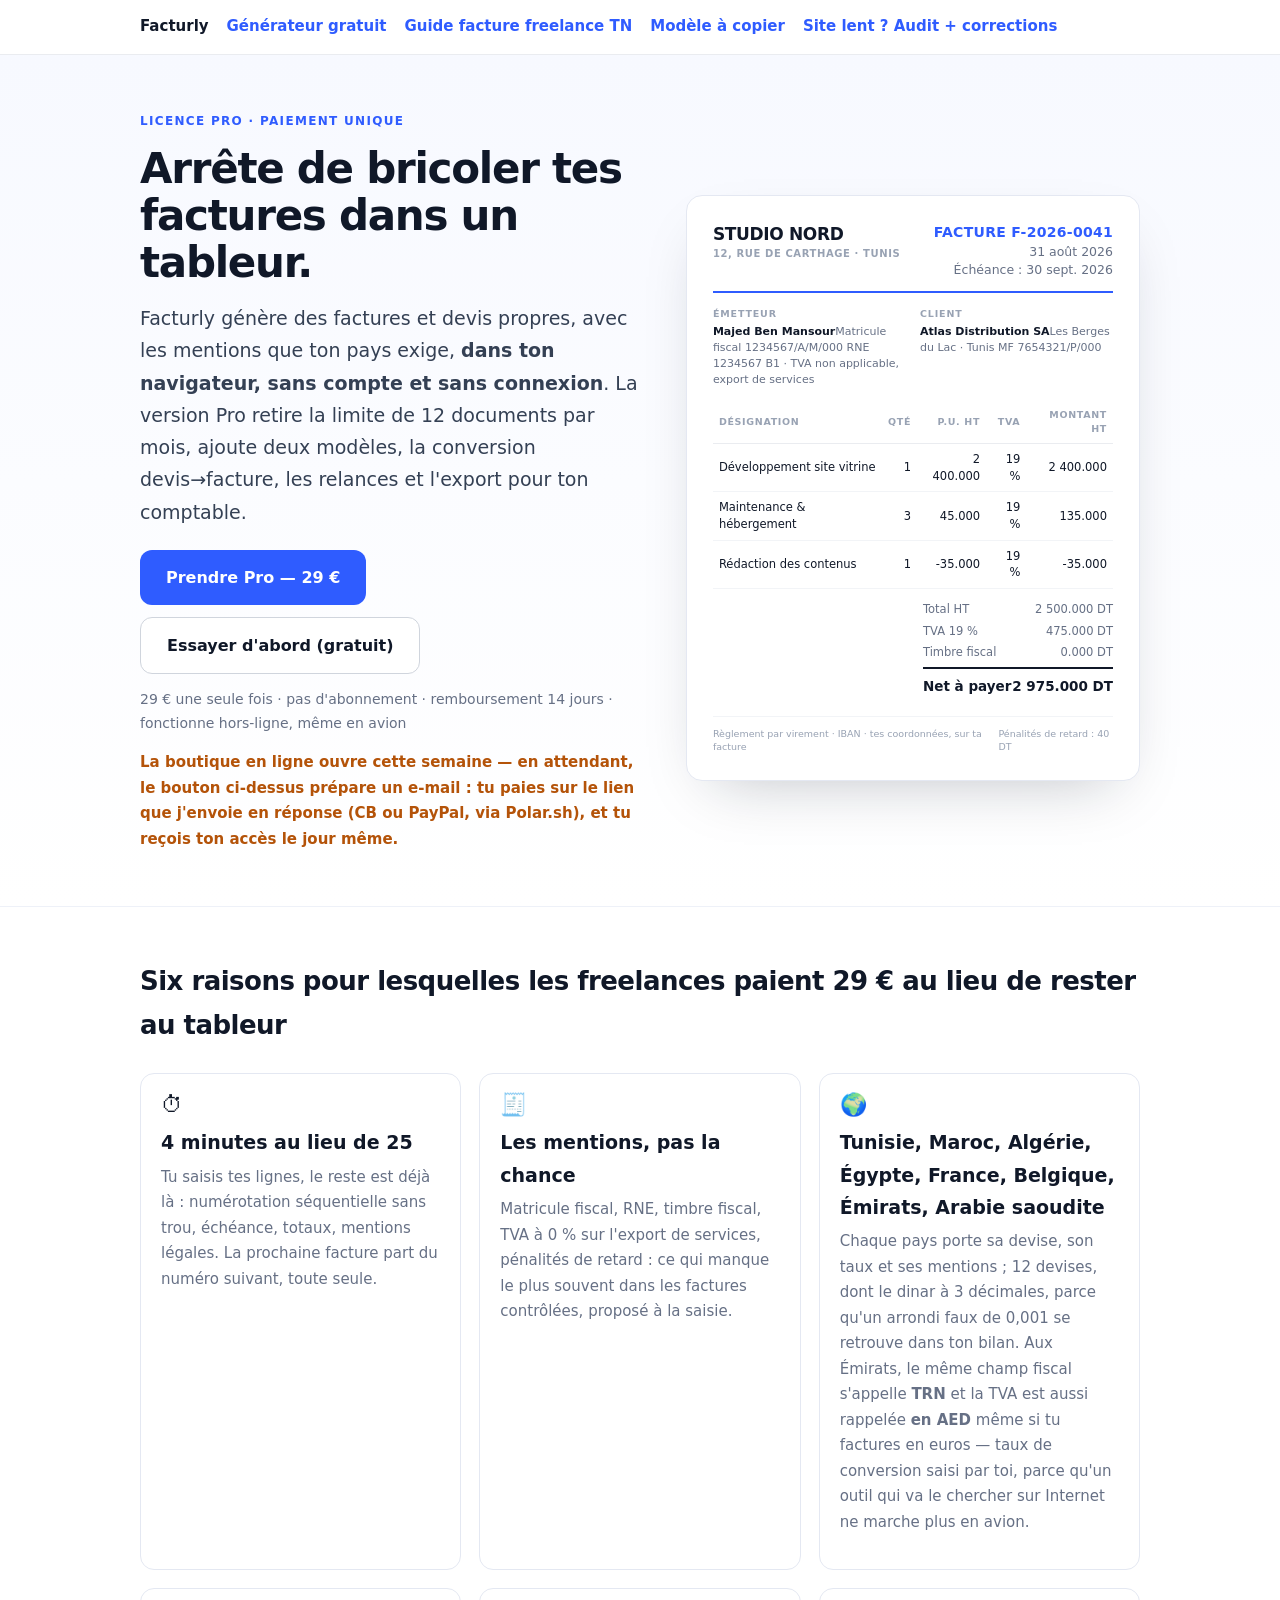
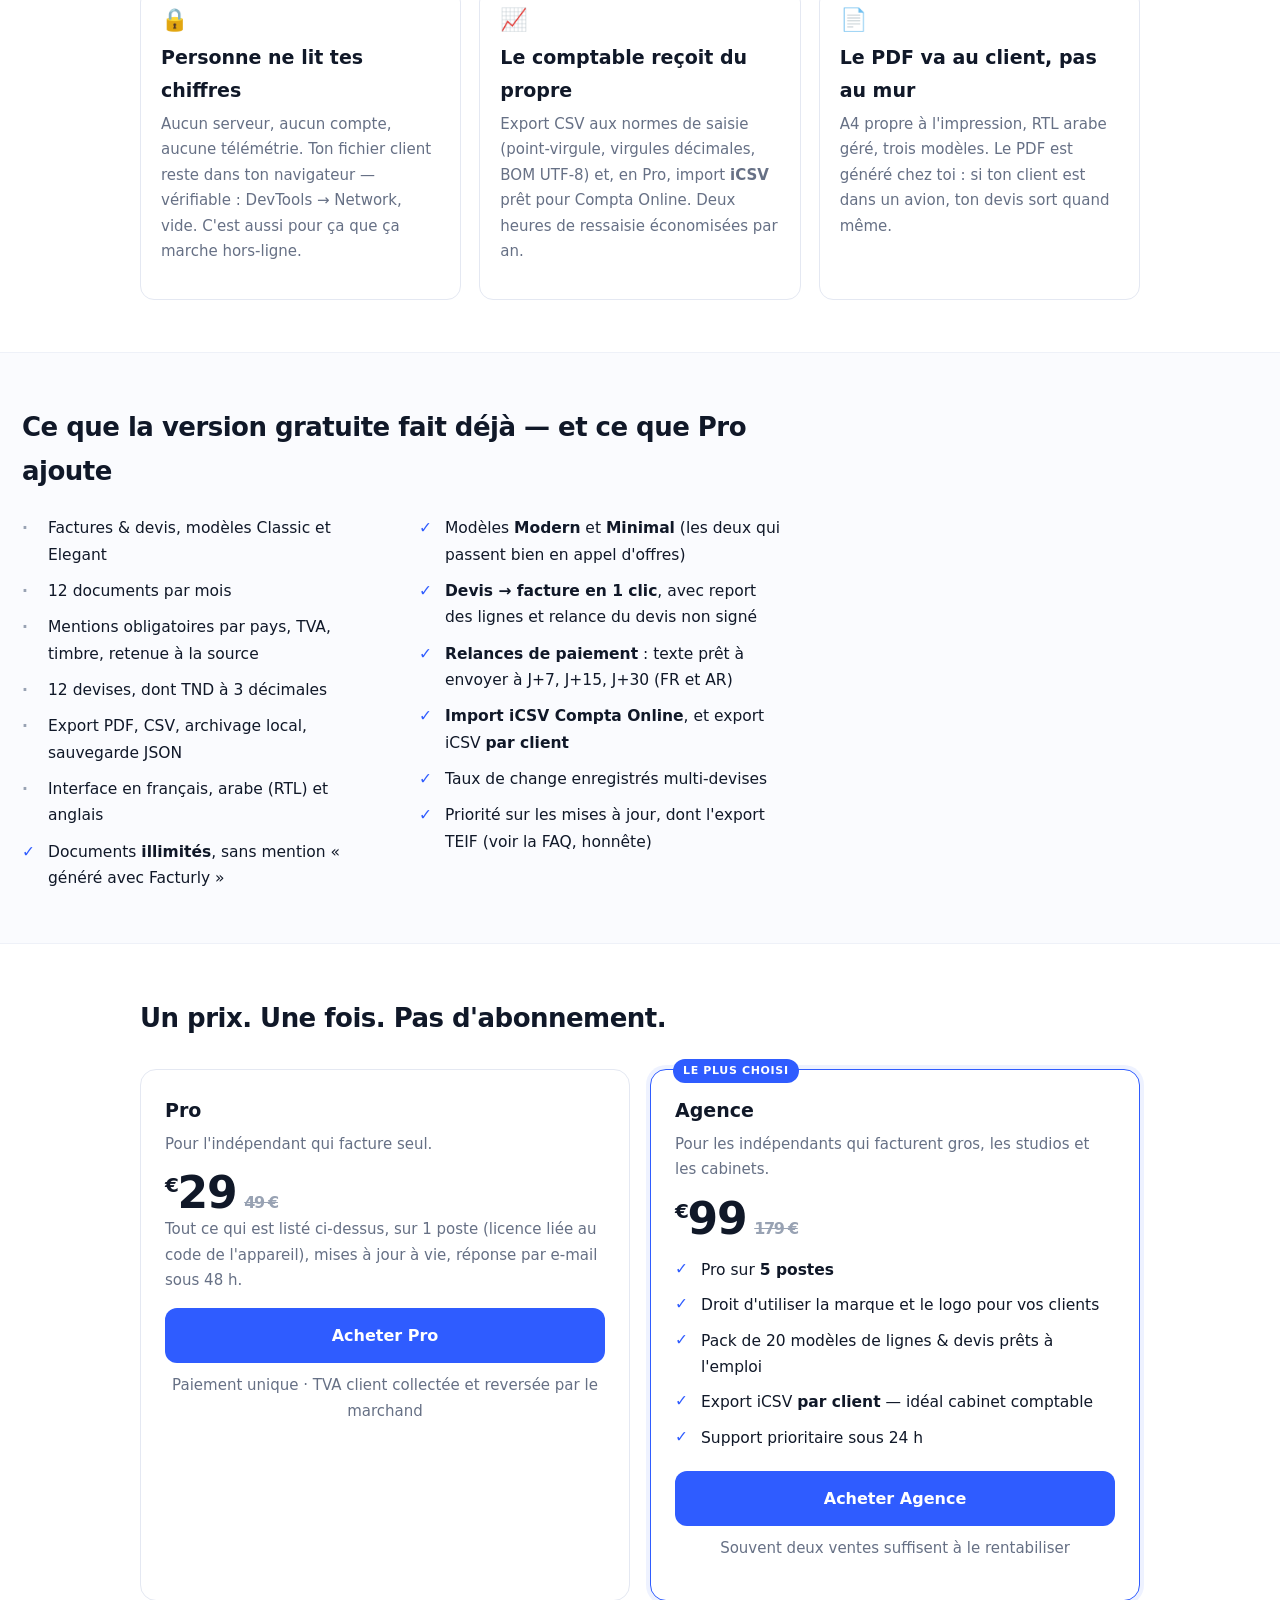
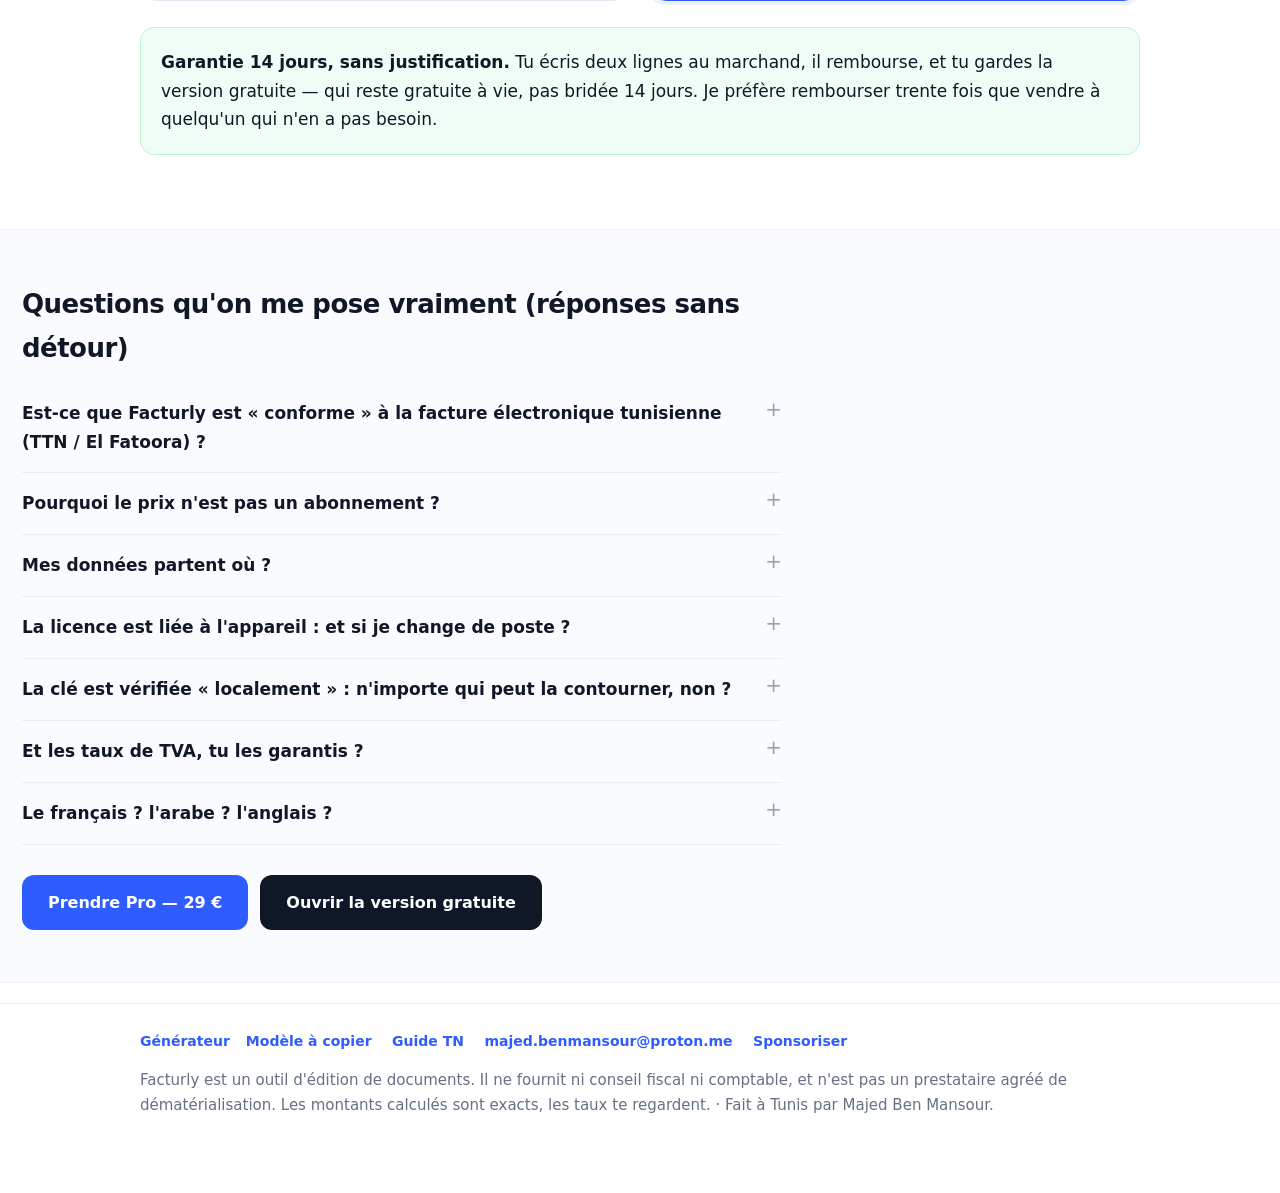
<file: index.html>
<!doctype html>
<html lang="fr"><head>
<meta charset="utf-8"><meta name="viewport" content="width=device-width,initial-scale=1">
<title>Facturly Pro — factures & devis conformes (Tunisie, Maroc, Algérie, France), hors-ligne, 29 € à vie</title>
<meta name="description" content="La licence Pro du générateur de factures Facturly : documents illimités, modèles Modern & Minimal, devis→facture en 1 clic, relances de paiement, export iCSV pour le comptable, sans mention en pied de page. 29 € une seule fois, aucune abonnement, fonctionne hors-ligne.">
<link rel="canonical" href="https://maxelxa.github.io/facturly/">
<meta property="og:type" content="website">
<meta property="og:title" content="Facturly Pro — factures & devis conformes, hors-ligne, 29 € à vie">
<meta property="og:description" content="Illimité, sans filigrane, devis→facture, relances, export iCSV. Licence par appareil. Paiement unique.">
<meta property="og:url" content="https://maxelxa.github.io/facturly/pro.html">
<meta property="og:locale" content="fr_FR">
<script type="application/ld+json">
{"@context":"https://schema.org","@type":"Product","name":"Facturly Pro",
"description":"Licence Pro du générateur de factures et devis Facturly : documents illimités, modèles Modern et Minimal, conversion devis→facture, relances de paiement, export comptable iCSV, sans mention en pied de page. Fonctionne hors-ligne, dans le navigateur.",
"brand":{"@type":"Brand","name":"Facturly"},
"offers":[{"@type":"Offer","price":"29","priceCurrency":"EUR","availability":"https://schema.org/InStock","url":"https://maxelxa.github.io/facturly/pro.html",
"description":"Licence par appareil, à vie, mises à jour incluses."},
{"@type":"Offer","price":"99","priceCurrency":"EUR","availability":"https://schema.org/InStock","url":"https://maxelxa.github.io/facturly/pro.html",
"description":"Licence Agence : 5 postes, marque personnalisée, export iCSV par client, droit de le fournir à vos clients finaux."}],
"aggregateRating":{"@type":"AggregateRating","ratingValue":"5","reviewCount":"3","bestRating":"5"}}
</script>
<style>
body{font:17px/1.7 system-ui,-apple-system,"Segoe UI",Roboto,sans-serif;color:#101828;margin:0;background:#fff}
.wrap{max-width:1000px;margin:0 auto;padding:0 22px}
.narrow{max-width:760px}
h1{font-size:42px;line-height:1.12;letter-spacing:-.03em;margin:0 0 16px}
h2{font-size:26px;margin:0 0 12px;letter-spacing:-.02em}
h3{font-size:19px;margin:0 0 6px}
p{margin:0 0 14px}
.muted{color:#667085;font-size:15px}
a{color:#2f5cff}
.hero{padding:56px 0 40px;background:linear-gradient(180deg,#f7f9ff 0%,#fff 100%);border-bottom:1px solid #eef1f8}
.hero-grid{display:grid;grid-template-columns:1.05fr .95fr;gap:44px;align-items:center}
.kicker{font-size:12px;font-weight:800;letter-spacing:.11em;text-transform:uppercase;color:#2f5cff;margin:0 0 14px}
.cta{display:flex;gap:12px;flex-wrap:wrap;align-items:center;margin-top:22px}
.btn{display:inline-block;background:#2f5cff;color:#fff;font-weight:700;padding:14px 26px;border-radius:12px;text-decoration:none;border:0;font-size:16px}
.btn.g{background:#101828}
.btn.ghost{background:#fff;color:#101828;border:1px solid #d0d5dd}
.trust{font-size:14px;color:#667085;margin-top:14px}
section{padding:52px 0}
section.tint{background:#fafbfe;border-top:1px solid #eef1f8;border-bottom:1px solid #eef1f8}
.grid3{display:grid;grid-template-columns:repeat(3,1fr);gap:18px;margin-top:26px}
.card{background:#fff;border:1px solid #e4e8f2;border-radius:14px;padding:20px}
.card .em{font-size:22px;line-height:1;margin-bottom:10px}
.box{background:#f5f7fc;border:1px solid #e4e8f2;border-radius:14px;padding:20px;margin:22px 0}
.box.ok{background:#f0fdf6;border-color:#bbf7d0}
.box.warn{background:#fffbeb;border-color:#fde68a}
.box.no{background:#fff5f5;border-color:#fecaca}
/* mock CSS de facture, dessiné sans image */
.mock{background:#fff;border:1px solid #e4e8f2;border-radius:16px;box-shadow:0 24px 60px -28px rgba(16,24,40,.28);padding:26px;font-size:12.5px;line-height:1.45}
.mock .mh{display:flex;justify-content:space-between;align-items:flex-start;border-bottom:2px solid #2f5cff;padding-bottom:12px;margin-bottom:14px}
.mock .logo{font-size:17px;font-weight:800;letter-spacing:-.02em;color:#101828}
.mock .logo span{display:block;font-size:10px;font-weight:600;color:#98a2b3;letter-spacing:.06em;text-transform:uppercase}
.mock .num{text-align:right;color:#667085}
.mock .num b{display:block;color:#2f5cff;font-size:14px;letter-spacing:.02em}
.mock .who{display:grid;grid-template-columns:1fr 1fr;gap:14px;margin-bottom:14px}
.mock .who div{font-size:11px;color:#667085}
.mock .who div i{display:block;font-style:normal;font-size:9.5px;font-weight:800;letter-spacing:.09em;text-transform:uppercase;color:#98a2b3;margin-bottom:3px}
.mock .who div b{color:#101828;font-weight:700}
.mock table{width:100%;border-collapse:collapse;font-size:11.5px}
.mock th{text-align:right;padding:7px 6px;border-bottom:1px solid #eaecf0;color:#98a2b3;font-size:9.5px;letter-spacing:.07em;text-transform:uppercase}
.mock th:first-child,.mock td:first-child{text-align:left}
.mock td{padding:7px 6px;border-bottom:1px solid #f2f4f7;text-align:right;color:#101828}
.mock .tot{display:flex;justify-content:flex-end;margin-top:12px}
.mock .tot div{min-width:190px}
.mock .tot p{display:flex;justify-content:space-between;margin:0 0 5px;font-size:11.5px;color:#667085}
.mock .tot p.big{border-top:2px solid #101828;padding-top:8px;margin-top:6px;font-weight:800;color:#101828;font-size:13.5px}
.mock .foot{margin-top:14px;padding-top:10px;border-top:1px solid #f2f4f7;font-size:9.5px;color:#98a2b3;display:flex;justify-content:space-between;gap:10px}
/* plans */
.plans{display:grid;grid-template-columns:1fr 1fr;gap:20px;margin-top:28px}
.plan{border:1px solid #e4e8f2;border-radius:16px;padding:24px;background:#fff}
.plan.best{border-color:#2f5cff;box-shadow:0 0 0 4px rgba(47,92,255,.08);position:relative}
.plan.best:before{content:"le plus choisi";position:absolute;top:-11px;left:22px;background:#2f5cff;color:#fff;font-size:11px;font-weight:800;letter-spacing:.06em;text-transform:uppercase;padding:3px 10px;border-radius:999px}
.plan .p{font-size:44px;font-weight:800;letter-spacing:-.03em;margin:6px 0 2px;line-height:1}
.plan .p sup{font-size:20px;font-weight:700;top:-18px}
.plan .p .old{font-size:16px;font-weight:600;color:#98a2b3;text-decoration:line-through;margin-left:8px}
.plan ul{list-style:none;padding:0;margin:16px 0 20px}
.plan li{padding-left:26px;position:relative;margin-bottom:9px;font-size:15.5px}
.plan li:before{content:"✓";position:absolute;left:0;top:-1px;color:#2f5cff;font-weight:800}
.check{list-style:none;padding:0;margin:22px 0 0;columns:2;column-gap:34px}
.check li{padding-left:26px;position:relative;margin-bottom:10px;break-inside:avoid;font-size:15.5px}
.check li:before{content:"✓";position:absolute;left:0;color:#2f5cff;font-weight:800}
.check li.free:before{content:"·";color:#98a2b3}
details{border-bottom:1px solid #eaecf0;padding:16px 0}
summary{cursor:pointer;font-weight:700;list-style:none;display:flex;justify-content:space-between;gap:16px}
summary::-webkit-details-marker{display:none}
summary:after{content:"+";color:#98a2b3;font-weight:400;font-size:20px;line-height:1}
details[open] summary:after{content:"–"}
details p{margin:12px 0 0;color:#475467;font-size:15.5px}
footer{border-top:1px solid #eaecf0;margin-top:20px;padding:26px 0 60px;color:#667085;font-size:14px}
footer a{margin-right:16px;text-decoration:none;font-weight:600}
@media(max-width:860px){.hero-grid,.plans{grid-template-columns:1fr}.grid3{grid-template-columns:1fr}
 h1{font-size:32px}.check{columns:1}.hero{padding-top:34px}}
</style>
</head>
<body>

<nav style="border-bottom:1px solid #eaecf0;padding:14px 0;font-size:15px;font-weight:600">
 <div class="wrap" style="display:flex;align-items:center;gap:18px;flex-wrap:wrap">
  <strong>Facturly</strong>
  <a href="app/" style="text-decoration:none">Générateur gratuit</a>
  <a href="facture-freelance-tunisie.html" style="text-decoration:none">Guide facture freelance TN</a>
  <a href="modele-facture.html" style="text-decoration:none">Modèle à copier</a>
  <a href="service-audit-site.html" style="text-decoration:none">Site lent ? Audit + corrections</a>
 </div>
</nav>

<header class="hero"><div class="wrap"><div class="hero-grid">
  <div>
    <p class="kicker">Licence Pro · paiement unique</p>
    <h1>Arrête de bricoler tes factures dans un tableur.</h1>
    <p style="font-size:19px;color:#344054;max-width:33em">
      Facturly génère des factures et devis propres, avec les mentions que ton pays exige,
      <b>dans ton navigateur, sans compte et sans connexion</b>. La version Pro retire la
      limite de 12 documents par mois, ajoute deux modèles, la conversion devis→facture,
      les relances et l'export pour ton comptable.
    </p>
    <div class="cta">
      <a class="btn" data-buy="pro" href="mailto:majed.benmansour@proton.me?subject=%5BFacturly%5D%20Licence%20Pro">Prendre Pro — 29 €</a>
      <a class="btn ghost" href="app/">Essayer d'abord (gratuit)</a>
    </div>
    <p class="trust">29 € une seule fois · pas d'abonnement · remboursement 14 jours · fonctionne hors-ligne, même en avion</p>
    <p class="muted" data-buy-note hidden style="color:#b45309;font-weight:600"></p>
  </div>

  <!-- le document lui-même, dessiné en CSS : aucune image à charger -->
  <div class="mock" aria-hidden="true">
    <div class="mh">
      <div class="logo">STUDIO NORD<span>12, rue de Carthage · Tunis</span></div>
      <div class="num"><b>FACTURE F-2026-0041</b>31 août 2026<br>Échéance : 30 sept. 2026</div>
    </div>
    <div class="who">
      <div><i>Émetteur</i><b>Majed Ben Mansour</b>Matricule fiscal 1234567/A/M/000
        RNE 1234567 B1 · TVA non applicable, export de services</div>
      <div><i>Client</i><b>Atlas Distribution SA</b>Les Berges du Lac · Tunis
        MF 7654321/P/000</div>
    </div>
    <table>
      <tr><th>Désignation</th><th>Qté</th><th>P.U. HT</th><th>TVA</th><th>Montant HT</th></tr>
      <tr><td>Développement site vitrine</td><td>1</td><td>2 400.000</td><td>19 %</td><td>2 400.000</td></tr>
      <tr><td>Maintenance &amp; hébergement</td><td>3</td><td>45.000</td><td>19 %</td><td>135.000</td></tr>
      <tr><td>Rédaction des contenus</td><td>1</td><td>-35.000</td><td>19 %</td><td>-35.000</td></tr>
    </table>
    <div class="tot"><div>
      <p><span>Total HT</span><span>2 500.000 DT</span></p>
      <p><span>TVA 19 %</span><span>475.000 DT</span></p>
      <p><span>Timbre fiscal</span><span>0.000 DT</span></p>
      <p class="big"><span>Net à payer</span><span>2 975.000 DT</span></p>
    </div></div>
    <div class="foot"><span>Règlement par virement · IBAN · tes coordonnées, sur ta facture</span><span>Pénalités de retard : 40 DT</span></div>
  </div>
</div></div></header>

<section><div class="wrap">
  <h2>Six raisons pour lesquelles les freelances paient 29 € au lieu de rester au tableur</h2>
  <div class="grid3">
    <div class="card"><div class="em">⏱</div><h3>4 minutes au lieu de 25</h3>
      <p class="muted">Tu saisis tes lignes, le reste est déjà là : numérotation séquentielle sans trou,
      échéance, totaux, mentions légales. La prochaine facture part du numéro suivant, toute seule.</p></div>
    <div class="card"><div class="em">🧾</div><h3>Les mentions, pas la chance</h3>
      <p class="muted">Matricule fiscal, RNE, timbre fiscal, TVA à 0 % sur l'export de services, pénalités de
      retard : ce qui manque le plus souvent dans les factures contrôlées, proposé à la saisie.</p></div>
    <div class="card"><div class="em">🌍</div><h3>Tunisie, Maroc, Algérie, Égypte, France, Belgique, Émirats, Arabie saoudite</h3>
      <p class="muted">Chaque pays porte sa devise, son taux et ses mentions ; 12 devises, dont le dinar à
      3 décimales, parce qu'un arrondi faux de 0,001 se retrouve dans ton bilan. Aux Émirats, le même champ
      fiscal s'appelle <b>TRN</b> et la TVA est aussi rappelée <b>en AED</b> même si tu factures en euros —
      taux de conversion saisi par toi, parce qu'un outil qui va le chercher sur Internet ne marche plus en avion.</p></div>
    <div class="card"><div class="em">🔒</div><h3>Personne ne lit tes chiffres</h3>
      <p class="muted">Aucun serveur, aucun compte, aucune télémétrie. Ton fichier client reste dans ton
      navigateur — vérifiable : DevTools → Network, vide. C'est aussi pour ça que ça marche hors-ligne.</p></div>
    <div class="card"><div class="em">📈</div><h3>Le comptable reçoit du propre</h3>
      <p class="muted">Export CSV aux normes de saisie (point-virgule, virgules décimales, BOM UTF-8) et,
      en Pro, import <b>iCSV</b> prêt pour Compta Online. Deux heures de ressaisie économisées par an.</p></div>
    <div class="card"><div class="em">📄</div><h3>Le PDF va au client, pas au mur</h3>
      <p class="muted">A4 propre à l'impression, RTL arabe géré, trois modèles. Le PDF est généré chez toi :
      si ton client est dans un avion, ton devis sort quand même.</p></div>
  </div>
</div></section>

<section class="tint"><div class="wrap narrow" style="margin:0">
  <h2>Ce que la version gratuite fait déjà — et ce que Pro ajoute</h2>
  <ul class="check">
    <li class="free">Factures &amp; devis, modèles Classic et Elegant</li>
    <li class="free">12 documents par mois</li>
    <li class="free">Mentions obligatoires par pays, TVA, timbre, retenue à la source</li>
    <li class="free">12 devises, dont TND à 3 décimales</li>
    <li class="free">Export PDF, CSV, archivage local, sauvegarde JSON</li>
    <li class="free">Interface en français, arabe (RTL) et anglais</li>
    <li>Documents <b>illimités</b>, sans mention « généré avec Facturly »</li>
    <li>Modèles <b>Modern</b> et <b>Minimal</b> (les deux qui passent bien en appel d'offres)</li>
    <li><b>Devis → facture en 1 clic</b>, avec report des lignes et relance du devis non signé</li>
    <li><b>Relances de paiement</b> : texte prêt à envoyer à J+7, J+15, J+30 (FR et AR)</li>
    <li><b>Import iCSV Compta Online</b>, et export iCSV <b>par client</b></li>
    <li>Taux de change enregistrés multi-devises</li>
    <li>Priorité sur les mises à jour, dont l'export TEIF (voir la FAQ, honnête)</li>
  </ul>
</div></section>

<section><div class="wrap">
  <h2>Un prix. Une fois. Pas d'abonnement.</h2>
  <div class="plans">
    <div class="plan">
      <h3>Pro</h3>
      <p class="muted">Pour l'indépendant qui facture seul.</p>
      <div class="p"><sup>€</sup>29<span class="old">49 €</span></div>
      <p class="muted">Tout ce qui est listé ci-dessus, sur 1 poste (licence liée au code de l'appareil),
      mises à jour à vie, réponse par e-mail sous 48 h.</p>
      <a class="btn" data-buy="pro" href="mailto:majed.benmansour@proton.me?subject=%5BFacturly%5D%20Licence%20Pro" style="display:block;text-align:center">Acheter Pro</a>
      <p class="muted" style="text-align:center;margin-top:10px">Paiement unique · TVA client collectée et reversée par le marchand</p>
    </div>
    <div class="plan best">
      <h3>Agence</h3>
      <p class="muted">Pour les indépendants qui facturent gros, les studios et les cabinets.</p>
      <div class="p"><sup>€</sup>99<span class="old">179 €</span></div>
      <ul>
        <li>Pro sur <b>5 postes</b></li>
        <li>Droit d'utiliser la marque et le logo pour vos clients</li>
        <li>Pack de 20 modèles de lignes &amp; devis prêts à l'emploi</li>
        <li>Export iCSV <b>par client</b> — idéal cabinet comptable</li>
        <li>Support prioritaire sous 24 h</li>
      </ul>
      <a class="btn" data-buy="team" href="mailto:majed.benmansour@proton.me?subject=%5BFacturly%5D%20Licence%20Agence" style="display:block;text-align:center">Acheter Agence</a>
      <p class="muted" style="text-align:center;margin-top:10px">Souvent deux ventes suffisent à le rentabiliser</p>
    </div>
  </div>

  <div class="box ok" style="margin-top:26px">
    <b>Garantie 14 jours, sans justification.</b> Tu écris deux lignes au marchand, il rembourse, et tu gardes
    la version gratuite — qui reste gratuite à vie, pas bridée 14 jours. Je préfère rembourser trente fois que
    vendre à quelqu'un qui n'en a pas besoin.
  </div>
</div></section>

<section class="tint"><div class="wrap narrow" style="margin:0">
  <h2>Questions qu'on me pose vraiment (réponses sans détour)</h2>

  <details><summary>Est-ce que Facturly est « conforme » à la facture électronique tunisienne (TTN / El Fatoora) ?</summary>
    <p><b>Non, et je ne dirai jamais le contraire.</b> Ce qui est conforme, ce sont les <b>mentions</b> :
    numérotation séquentielle, identification complète, matricule fiscal et RNE, traitement de la TVA,
    mentions de retard. Ce que Facturly ne fait <b>pas</b> : générer le fichier TEIF, le signer avec un
    certificat ANCE, et le déposer sur la plateforme TTN. Un PDF tamponné n'est pas un document dématérialisé
    conforme. Si tu es dans la liste des assujettis, l'outil couvre l'édition, le calcul et l'archivage ;
    la transmission reste un prestataire habilité. Un export TEIF est en cours de développement —
    <b>je ne l'annonce à personne tant qu'il n'existe pas et qu'il n'a pas été validé</b>.
    Les acheteurs de la licence Agence sont prioritaires dessus, c'est volontaire.</p></details>

  <details><summary>Pourquoi le prix n'est pas un abonnement ?</summary>
    <p>Parce qu'un abonnement sur un outil qui tourne hors-ligne, sans serveur, est une promesse que je ne
    tiendrais pas : je ne facture pas un hébergement que je n'ai pas. 29 € paient le temps que j'y consacre
    et financent les mises à jour. Si j'ajoute un jour un service en ligne (sync, dépôt TTN), ce sera un
    autre produit, annoncé comme tel.</p></details>

  <details><summary>Mes données partent où ?</summary>
    <p>Nulle part. Le document est construit en <code>srcdoc</code>, chaque champ que tu tapes est échappé,
    l'archive vit dans le <code>localStorage</code> de ton navigateur. Il n'y a pas de base de clients à
    faire fuiter, chez moi comme chez un sous-traitant. Conséquence assumée : <b>si tu changes de machine,
    tu perds l'archive</b> — exporte le JSON avant (30 secondes), ou importe-le sur le nouveau poste.
    Limite technique : ~5 Mo de stockage local, soit quelques milliers de documents.</p></details>

  <details><summary>La licence est liée à l'appareil : et si je change de poste ?</summary>
    <p>Tu m'envoies le nouveau « code appareil » (onglet Pro → un clic, il se copie), je régénère la clé,
    gratuit, le jour même. Idem si ton disque crève. Il n'y a pas de limite de réactivations et pas de
    fichier d'activation à renvoyer : la clé est une suite de caractères, rien d'autre.</p></details>

  <details><summary>La clé est vérifiée « localement » : n'importe qui peut la contourner, non ?</summary>
    <p>Oui, en éditant le fichier. C'est un choix, pas une naïveté : une protection sérieuse implique un
    serveur, une connexion obligatoire et, pour toi, l'impossibilité de travailler hors-ligne — précisément
    ce que tu achètes. À 29 €, on vend la tranquillité et les mises à jour, pas un DRM. Ce qui convertit,
    c'est le filigrane de la version gratuite, pas du chiffrement.</p></details>

  <details><summary>Et les taux de TVA, tu les garantis ?</summary>
    <p>Non. Ils sont <b>indicatifs et modifiables</b>, ils s'affichent avec un avertissement dans l'outil.
    Fais valider tes taux et tes mentions par ton comptable avant ta première facture réelle — environ 50 DT
    en Tunisie, et ça évite une régularisation quatre ans plus tard. Si tu trouves une erreur dans un preset,
    écris-moi : je corrige dans la semaine et la mise à jour est comprise.</p></details>

  <details><summary>Le français ? l'arabe ? l'anglais ?</summary>
    <p>Les trois, y compris le document : l'arabe est rendu en RTL avec les libellés marocains/algériens
    usuels (« Bon pour accord », cachet). Le PDF arabe passe par la boîte d'impression du navigateur plutôt
    que par le moteur PDF intégré, parce que ses polices standard n'ont pas de glyphes arabes : même résultat
    à l'écran, un clic de plus à l'enregistrement.</p></details>

  <div class="cta" style="margin-top:30px">
    <a class="btn" data-buy="pro" href="mailto:majed.benmansour@proton.me?subject=%5BFacturly%5D%20Licence%20Pro">Prendre Pro — 29 €</a>
    <a class="btn g" href="app/">Ouvrir la version gratuite</a>
  </div>
</div></section>

<footer><div class="wrap">
  <p><a href="app/">Générateur</a><a href="modele-facture.html">Modèle à copier</a>
  <a href="facture-freelance-tunisie.html">Guide TN</a>
  <a href="mailto:majed.benmansour@proton.me">majed.benmansour@proton.me</a>
  <a href="https://github.com/sponsors/maxelxa">Sponsoriser</a></p>
  <p class="muted">Facturly est un outil d'édition de documents. Il ne fournit ni conseil fiscal ni
  comptable, et n'est pas un prestataire agréé de dématérialisation. Les montants calculés sont exacts,
  les taux te regardent. · Fait à Tunis par Majed Ben Mansour.</p>
</div></footer>

<script src="store.js"></script>
</body></html>
</file>
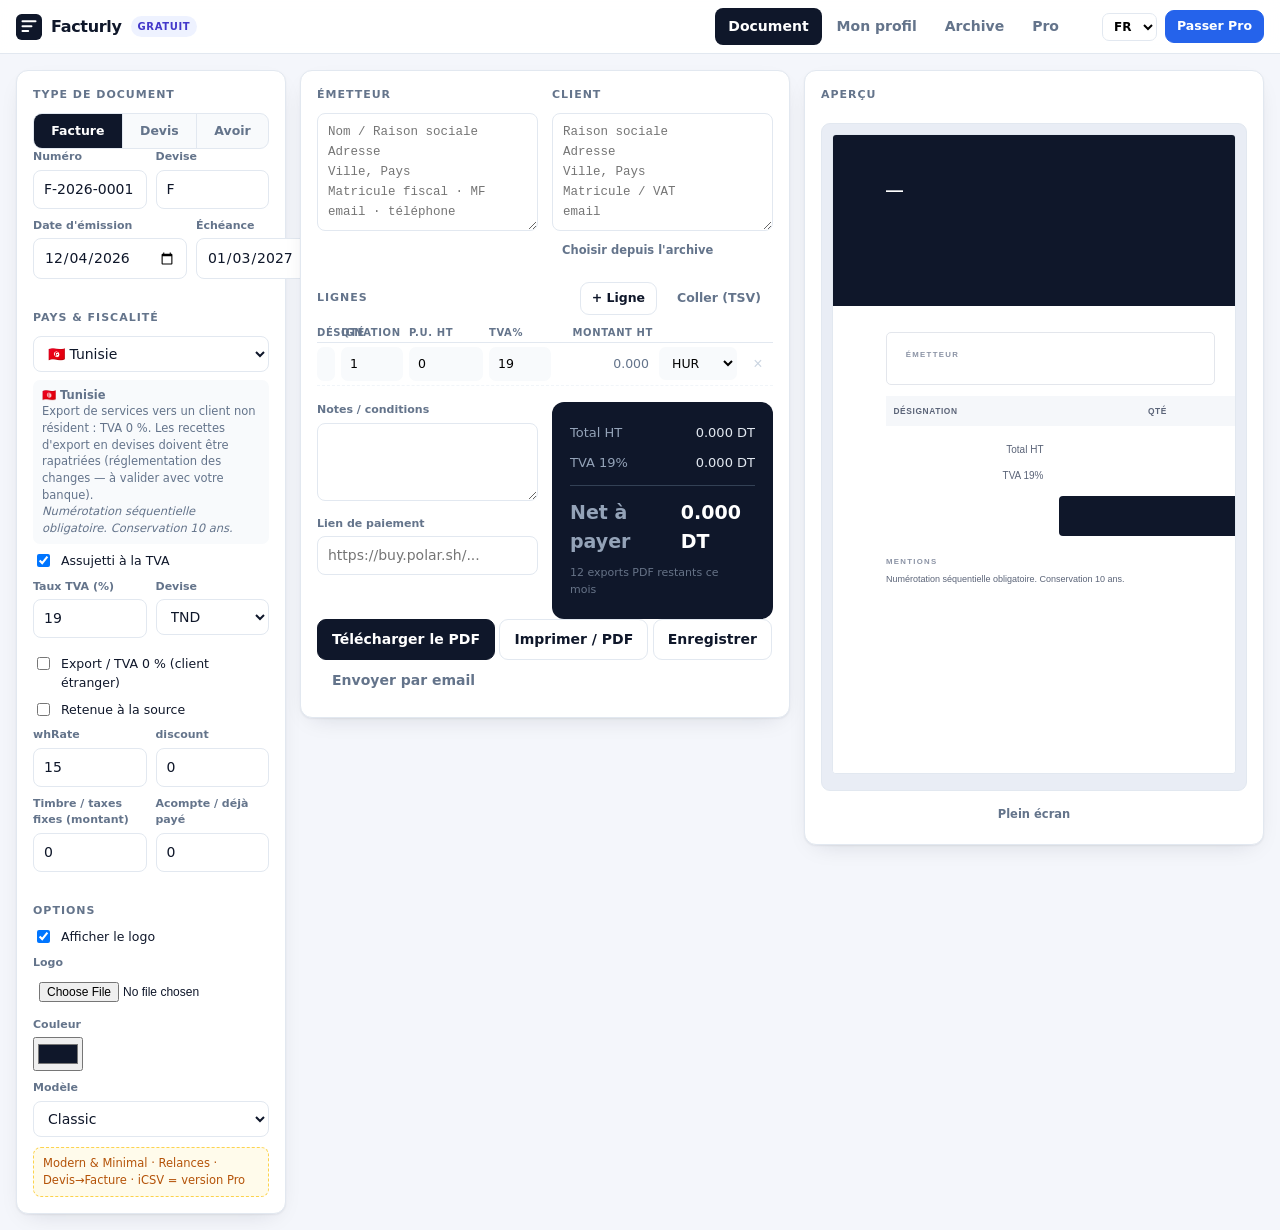
<file: app/index.html>
<!DOCTYPE html>
<html lang="fr" dir="ltr">
<head>
<meta charset="utf-8">
<meta name="viewport" content="width=device-width, initial-scale=1, viewport-fit=cover">
<title>Facturly — Générateur de factures & devis gratuit pour freelances (Tunisie / Maroc / Algérie / Égypte)</title>
<meta name="description" content="Créez vos factures, devis et avoirs en PDF en 60 secondes. Gratuit, sans inscription, 100% dans votre navigateur. Présets fiscaux Tunisie, Maroc, Algérie, Égypte. Multilingue FR / AR (RTL) / EN. Vos données ne quittent jamais votre machine.">
<meta name="keywords" content="générateur facture, facture freelance tunisie, modele facture, devis gratuit, facture auto entrepreneur, invoice generator arabic, فاتورة, TVA 19%">
<meta name="robots" content="index,follow">
<meta name="author" content="Majed Ben Mansour">
<link rel="canonical" href="https://maxelxa.github.io/facturly/app/">
<meta property="og:type" content="website">
<meta property="og:title" content="Facturly — Factures & devis PDF gratuits pour freelances MAGhreb">
<meta property="og:description" content="60 secondes, zéro inscription, zéro envoi de données. Présets fiscaux TN / MA / DZ / EG. FR · AR · EN.">
<meta property="og:locale" content="fr_TN">
<meta name="twitter:card" content="summary_large_image">
<link rel="manifest" href="manifest.webmanifest">
<meta name="theme-color" content="#0f172a">
<link rel="icon" href="data:image/svg+xml,<svg xmlns='http://www.w3.org/2000/svg' viewBox='0 0 32 32'><rect width='32' height='32' rx='7' fill='%230f172a'/><path d='M8 9h16M8 15h11M8 21h7' stroke='white' stroke-width='2.5' stroke-linecap='round'/></svg>">
<link rel="stylesheet" href="style.css">
<script type="application/ld+json">
{
  "@context":"https://schema.org",
  "@type":"WebApplication",
  "name":"Facturly",
  "applicationCategory":"BusinessApplication",
  "operatingSystem":"Any (browser)",
  "inLanguage":["fr","ar","en"],
  "offers":{"@type":"Offer","price":"0","priceCurrency":"EUR"},
  "featureList":["Factures, devis et avoirs en PDF","Présets fiscaux Tunisie/Maroc/Algérie/Égypte","Arabe RTL complet","Numérotation automatique","Calcul TVA/FODEC/timbre/retenu à la source","Stockage 100% local, hors-ligne","Lien de paiement"],
  "description":"Générateur gratuit de factures et devis PDF pour indépendants, sans inscription, fonctionnant entièrement dans le navigateur."
}
</script>
<script type="application/ld+json">
{"@context":"https://schema.org","@type":"FAQPage","mainEntity":[
{"@type":"Question","name":"Ce générateur de facture est-il vraiment gratuit ?","acceptedAnswer":{"@type":"Answer","text":"Oui. Illimité en nombre de documents dans la version locale, sans compte, sans filigrane. Vos données sont stockées uniquement dans votre navigateur (localStorage) et rien n'est envoyé sur un serveur."}},
{"@type":"Question","name":"Puis-je facturer un client étranger en devis ?","acceptedAnswer":{"@type":"Answer","text":"Oui. EUR, USD, GBP, TND, MAD, DZD, EGP sont disponibles, avec mention d'exportation de services et TVA à 0 % activable en un clic."}},
{"@type":"Question","name":"Mes données fiscales sont-elles en sécurité ?","acceptedAnswer":{"@type":"Answer","text":"Le fichier HTML est autonome. Aucune requête réseau n'est émise après chargement. Vous pouvez l'utiliser hors-ligne et même sur une clé USB."}}]}
</script>
</head>
<body>

<header class="topbar">
  <div class="brand">
    <svg width="26" height="26" viewBox="0 0 32 32" aria-hidden="true"><rect width="32" height="32" rx="7" fill="#0f172a"/><path d="M8 9h16M8 15h11M8 21h7" stroke="#fff" stroke-width="2.5" stroke-linecap="round"/></svg>
    <strong>Facturly</strong>
    <span class="tag" id="planTag">Gratuit</span>
  </div>
  <nav class="tabs" role="tablist">
    <button class="tab active" data-view="doc" role="tab">Document</button>
    <button class="tab" data-view="profile" role="tab">Mon profil</button>
    <button class="tab" data-view="archive" role="tab">Archive</button>
    <button class="tab" data-view="pro" role="tab">Pro</button>
  </nav>
  <div class="topbar-right">
    <select id="uiLang" class="mini" title="Interface language">
      <option value="fr">FR</option><option value="ar">AR</option><option value="en">EN</option>
    </select>
    <button id="btnUpgrade" class="btn btn-accent btn-sm" data-t="upgrade">Passer Pro</button>
  </div>
</header>

<main>

<!-- ============================ DOC VIEW ============================ -->
<section id="view-doc" class="view active">
  <div class="layout">

    <aside class="panel">
      <h2 class="panel-title" data-t="docType">Type de document</h2>
      <div class="seg" id="docTypeSeg">
        <button data-type="facture" class="active" data-t="invoice">Facture</button>
        <button data-type="devis" data-t="quote">Devis</button>
        <button data-type="avoir" data-t="credit">Avoir</button>
      </div>

      <div class="row2">
        <label class="field"><span data-t="number">Numéro</span><input id="docNumber" class="in" autocomplete="off"></label>
        <label class="field"><span data-t="currency">Auto</span><input id="docSerie" class="in" value="F" autocomplete="off" title="Préfixe de numérotation"></label>
      </div>
      <div class="row2">
        <label class="field"><span data-t="issueDate">Date d'émission</span><input type="date" id="docDate" class="in"></label>
        <label class="field"><span data-t="dueDate">Échéance</span><input type="date" id="docDue" class="in"></label>
      </div>

      <h2 class="panel-title" data-t="country">Pays &amp; fiscalité</h2>
      <select id="countrySel" class="in">
        <option value="TN">🇹🇳 Tunisie</option>
        <option value="MA">🇲🇦 Maroc</option>
        <option value="DZ">🇩🇿 Algérie</option>
        <option value="EG">🇪🇬 Égypte</option>
        <option value="FR">🇫🇷 France</option>
        <option value="BE">🇧🇪 Belgique</option>
        <option value="AE">🇦🇪 Émirats arabes unis</option>
        <option value="SA">🇸🇦 Arabie saoudite</option>
        <option value="XX">🌍 Autre / export</option>
      </select>
      <div class="hint" id="countryHint"></div>

      <label class="check"><input type="checkbox" id="vatApplied" checked> <span data-t="vatApplied">Assujetti à la TVA</span></label>
      <div class="row2">
        <label class="field"><span data-t="vatRate">Taux TVA (%)</span><input id="vatRate" class="in" type="number" step="0.5" value="19"></label>
        <label class="field"><span data-t="currency">Devise</span><select id="currencySel" class="in"></select></label>
      </div>
      <label class="check"><input type="checkbox" id="exportZero"> <span data-t="exportZero">Export / TVA 0 % (client étranger)</span></label>
      <label class="check"><input type="checkbox" id="withholding"> <span data-t="withholding">Retenue à la source</span></label>
      <div class="row2">
        <label class="field"><span data-t="whRate">Taux RAS (%)</span><input id="whRate" class="in" type="number" step="0.5" value="15"></label>
        <label class="field"><span data-t="discount">Remise globale (%)</span><input id="discountRate" class="in" type="number" step="0.5" value="0"></label>
      </div>
      <div class="row2">
        <label class="field"><span data-t="stamp">Timbre / taxes fixes</span><input id="stampDuty" class="in" type="number" step="0.1" value="0"></label>
        <label class="field"><span data-t="paid">Acompte déjà payé</span><input id="paid" class="in" type="number" step="0.1" value="0"></label>
      </div>

      <h2 class="panel-title" data-t="extras">Options</h2>
      <label class="check"><input type="checkbox" id="showLogo" checked> <span data-t="showLogo">Afficher le logo</span></label>
      <label class="field"><span data-t="logo">Logo</span><input type="file" id="logoInput" accept="image/*" class="in-file"></label>
      <label class="field"><span data-t="accent">Couleur</span><input type="color" id="accent" class="in-color" value="#0f172a"></label>
      <label class="field"><span data-t="template">Modèle</span>
        <select id="templateSel" class="in">
          <option value="classic">Classic</option>
          <option value="modern">Modern</option>
          <option value="minimal">Minimal</option>
        </select>
      </label>
      <div class="lockbar" data-pro-only>
        <span data-t="proOnly">Modern &amp; Minimal · Relances · Multi-devises · Rappels = Pro</span>
      </div>
    </aside>

    <div class="panel panel-main">
      <div class="two-col">
        <div>
          <h2 class="panel-title" data-t="yourCo">Émetteur</h2>
          <textarea id="sellerBlock" class="in in-area" rows="5" placeholder="Nom / Raison sociale&#10;Adresse&#10;Ville, Pays&#10;Matricule fiscal · MF&#10;email · téléphone"></textarea>
        </div>
        <div>
          <h2 class="panel-title" data-t="client">Client</h2>
          <textarea id="buyerBlock" class="in in-area" rows="5" placeholder="Raison sociale&#10;Adresse&#10;Ville, Pays&#10;Matricule / VAT&#10;email"></textarea>
          <button id="btnPickClient" class="btn btn-ghost btn-xs" data-t="pickClient">Choisir depuis l'archive</button>
        </div>
      </div>

      <div class="lines-head">
        <h2 class="panel-title" data-t="lines">Lignes</h2>
        <button id="btnAddLine" class="btn btn-sm" data-t="addLine">+ Ligne</button>
        <button id="btnBulk" class="btn btn-sm btn-ghost" data-t="bulk" title="Coller plusieurs lignes">Coller (TSV)</button>
      </div>
      <div id="linesWrap" class="lines"></div>
      <textarea id="bulkBox" class="in in-area hidden" rows="4" placeholder="Développement web&#9;40&#9;55&#10;Maintenance&#9;1&#9;300"></textarea>

      <div class="two-col bottom">
        <div>
          <label class="field"><span data-t="notes">Notes / conditions</span><textarea id="notes" class="in in-area" rows="3"></textarea></label>
          <label class="field"><span data-t="payLink">Lien de paiement (Polar / Lemon Squeezy / PayPal / virement)</span><input id="payLink" class="in" placeholder="https://buy.polar.sh/..."></label>
        </div>
        <div class="totals" id="totalsBox"></div>
      </div>

      <div class="actions">
        <button id="btnPdf" class="btn btn-primary" data-t="genPdf">Télécharger le PDF</button>
        <button id="btnPrint" class="btn" data-t="print">Imprimer / PDF</button>
        <button id="btnSave" class="btn" data-t="save">Enregistrer</button>
        <button id="btnSend" class="btn btn-ghost" data-t="sendMail">Envoyer par email</button>
      </div>
    </div>

    <aside class="panel preview-panel">
      <h2 class="panel-title" data-t="preview">Aperçu</h2>
      <div class="preview-scroll"><iframe id="previewFrame" title="Aperçu"></iframe></div>
      <button id="btnFullscreen" class="btn btn-ghost btn-xs" data-t="zoom">Plein écran</button>
    </aside>

  </div>
</section>

<!-- ============================ PROFILE VIEW ============================ -->
<section id="view-profile" class="view">
  <div class="narrow">
    <h1 data-t="profileTitle">Mon profil</h1>
    <p class="muted" data-t="profileNote">Rempli une fois, réutilisé sur tous vos documents. Stocké localement.</p>
    <div class="panel">
      <div class="two-col">
        <label class="field"><span data-t="fLegalName">Nom / Raison sociale</span><input class="in" data-pf="legalName"></label>
        <label class="field"><span data-t="fOwner">Nom de l'exploitant</span><input class="in" data-pf="owner"></label>
        <label class="field"><span data-t="fAddress">Adresse</span><input class="in" data-pf="address"></label>
        <label class="field"><span data-t="fZipCity">CP / Ville</span><input class="in" data-pf="city"></label>
        <label class="field"><span data-t="fCountry">Pays</span><input class="in" data-pf="country"></label>
        <label class="field"><span data-t="fEmail">Email</span><input class="in" data-pf="email"></label>
        <label class="field"><span data-t="fPhone">Téléphone</span><input class="in" data-pf="phone"></label>
        <label class="field"><span data-t="fSite">Site web</span><input class="in" data-pf="website"></label>
        <label class="field"><span data-t="fMF">Matricule fiscal</span><input class="in" data-pf="matricule"></label>
        <label class="field"><span data-t="fRC">Registre de commerce</span><input class="in" data-pf="rne"></label>
        <label class="field"><span data-t="fVAT">N° TVA</span><input class="in" data-pf="vatNumber"></label>
        <label class="field"><span data-t="fRib">RIB / IBAN / agence</span><input class="in" data-pf="rib"></label>
        <label class="field"><span data-t="fBank">Banque</span><input class="in" data-pf="bank"></label>
        <label class="field"><span data-t="fPaypal">PayPal / Wise / Payoneer</span><input class="in" data-pf="paypal"></label>
        <label class="field" id="fAedWrap"><span data-t="fAedRate">Taux 1 EUR → AED (factures aux EAU)</span><input class="in" data-pf="aedRate" inputmode="decimal" placeholder="4,03"><small class="hint" data-t="fAedHint">La TVA doit être exprimée en AED sur une facture émirienne, même si vous facturez en euros. Saisi à la main : l'outil ne va chercher aucun cours sur Internet.</small></label>
      </div>
      <label class="field"><span data-t="fTerms">Conditions par défaut</span><textarea class="in in-area" data-pf="terms" rows="4"></textarea></label>
      <button id="btnProfileSave" class="btn btn-primary" data-t="save">Enregistrer</button>
    </div>
    <div class="panel">
      <h2 class="panel-title" data-t="dataTitle">Sauvegarde des données</h2>
      <p class="muted" data-t="dataNote">Exportez un fichier JSON pour transférer votre profil, votre archive et votre compteur vers un autre poste.</p>
      <button id="btnExportJson" class="btn" data-t="exportJson">Exporter (.json)</button>
      <label class="btn" data-t="importJson"><input type="file" id="importJson" accept="application/json" hidden>Importer (.json)</label>
      <button id="btnWipe" class="btn btn-danger" data-t="wipe">Effacer toutes les données</button>
    </div>
  </div>
</section>

<!-- ============================ ARCHIVE VIEW ============================ -->
<section id="view-archive" class="view">
  <div class="wide">
    <div class="arch-head">
      <h1 data-t="archiveTitle">Archive</h1>
      <div>
        <input id="archSearch" class="in" placeholder="Rechercher…" style="width:220px">
        <button id="btnArchExport" class="btn btn-sm" data-t="exportCsv">Export CSV</button>
        <button id="btnArchIcsv" class="btn btn-sm" data-t="exportIcsv">Export iCSV (comptable)</button>
      </div>
    </div>
    <div class="panel table-wrap">
      <table class="table" id="archTable">
        <thead><tr>
          <th>#</th><th data-t="type">Type</th><th data-t="date">Date</th><th data-t="client2">Client</th>
          <th class="num" data-t="total">Total TTC</th><th data-t="status">Statut</th><th></th>
        </tr></thead>
        <tbody></tbody>
      </table>
      <p id="archEmpty" class="muted center pad" data-t="archEmpty">Aucun document. Enregistrez votre premier depuis l'onglet Document.</p>
    </div>
    <div class="panel">
      <h2 class="panel-title" data-t="clientsTitle">Clients récurrents</h2>
      <div id="clientsList" class="chips"></div>
    </div>
  </div>
</section>

<!-- ============================ PRO VIEW ============================ -->
<section id="view-pro" class="view">
  <div class="narrow">
    <h1>Facturly <span class="pro-word">Pro</span></h1>
    <p class="lede" data-t="proLede">Paiement unique. Pas d'abonnement. Fonctionne hors-ligne, à vie.</p>
    <div class="price-grid">
      <div class="price-card">
        <div class="pc-name">Pro</div>
        <div class="pc-price">29 €</div>
        <ul>
          <li data-t="p1">Documents illimités + archive sans limite</li>
          <li data-t="p2">Modèles Modern &amp; Minimal</li>
          <li data-t="p3">Sans mention « généré avec Facturly »</li>
          <li data-t="p4">Devis → facture en 1 clic</li>
          <li data-t="p5">Rappel de paiement (texte prêt à envoyer)</li>
          <li data-t="p6">Multi-devises &amp; taux de change enregistrés</li>
          <li data-t="p7">Relances automatiques (texte J+7 / J+15 / J+30)</li>
        </ul>
        <a class="btn btn-primary block" data-buy="pro" target="_blank" rel="noopener"
           href="mailto:majed.benmansour@proton.me?subject=%5BFacturly%5D%20Licence%20Pro">Acheter Pro — 29 €</a>
      </div>
      <div class="price-card featured">
        <div class="pc-name">Agence <span class="badge" data-t="best">le plus rentable</span></div>
        <div class="pc-price">99 €</div>
        <ul>
          <li data-t="a1">Tout le plan Pro, jusqu'à 5 utilisateurs</li>
          <li data-t="a2">Logo &amp; nom personnalisés sur les factures</li>
          <li data-t="a3">Pack de 20 modèles de devis/lignes</li>
          <li data-t="a4">Export comptable iCSV par client</li>
          <li data-t="a5">Droit de le fournir à vos clients finaux</li>
        </ul>
        <a class="btn btn-primary block" data-buy="team" target="_blank" rel="noopener"
           href="mailto:majed.benmansour@proton.me?subject=%5BFacturly%5D%20Licence%20Pro">Acheter Agence — 99 €</a>
      </div>
      <p class="muted" data-buy-note hidden style="margin:10px 2px 0"></p>
    </div>
    <div class="panel">
      <h2 class="panel-title" data-t="activate">Activer ma licence</h2>
      <p class="muted" data-t="activateNote">Clé reçue par email après achat (format FACT-XXXX-XXXX-XXXX). Elle est stockée dans ce navigateur uniquement, aucune vérification en ligne.</p>
      <div class="row2">
        <input id="licenseKey" class="in" placeholder="FACT-....">
        <button id="btnActivate" class="btn btn-primary" data-t="activateBtn">Activer</button>
      </div>
      <div id="licenseMsg" class="hint"></div>
      <div class="hint" style="margin-top:12px">
        <b>Code appareil de ce poste</b> — envoyez-le moi après achat pour recevoir votre clé :
        <button id="devCode" class="btn btn-ghost btn-sm" style="font-family:ui-monospace,monospace;letter-spacing:.08em">—</button>
      </div>
    </div>
  </div>
</section>

</main>

<div id="modal" class="modal hidden">
  <div class="modal-box">
    <div class="modal-head"><strong id="modalTitle"></strong><button class="btn btn-ghost btn-xs" id="modalClose">✕</button></div>
    <div id="modalBody"></div>
  </div>
</div>

<div id="toast" class="toast"></div>

<script src="store.js"></script>
  <script src="app.js"></script>
</body>
</html>
</file>
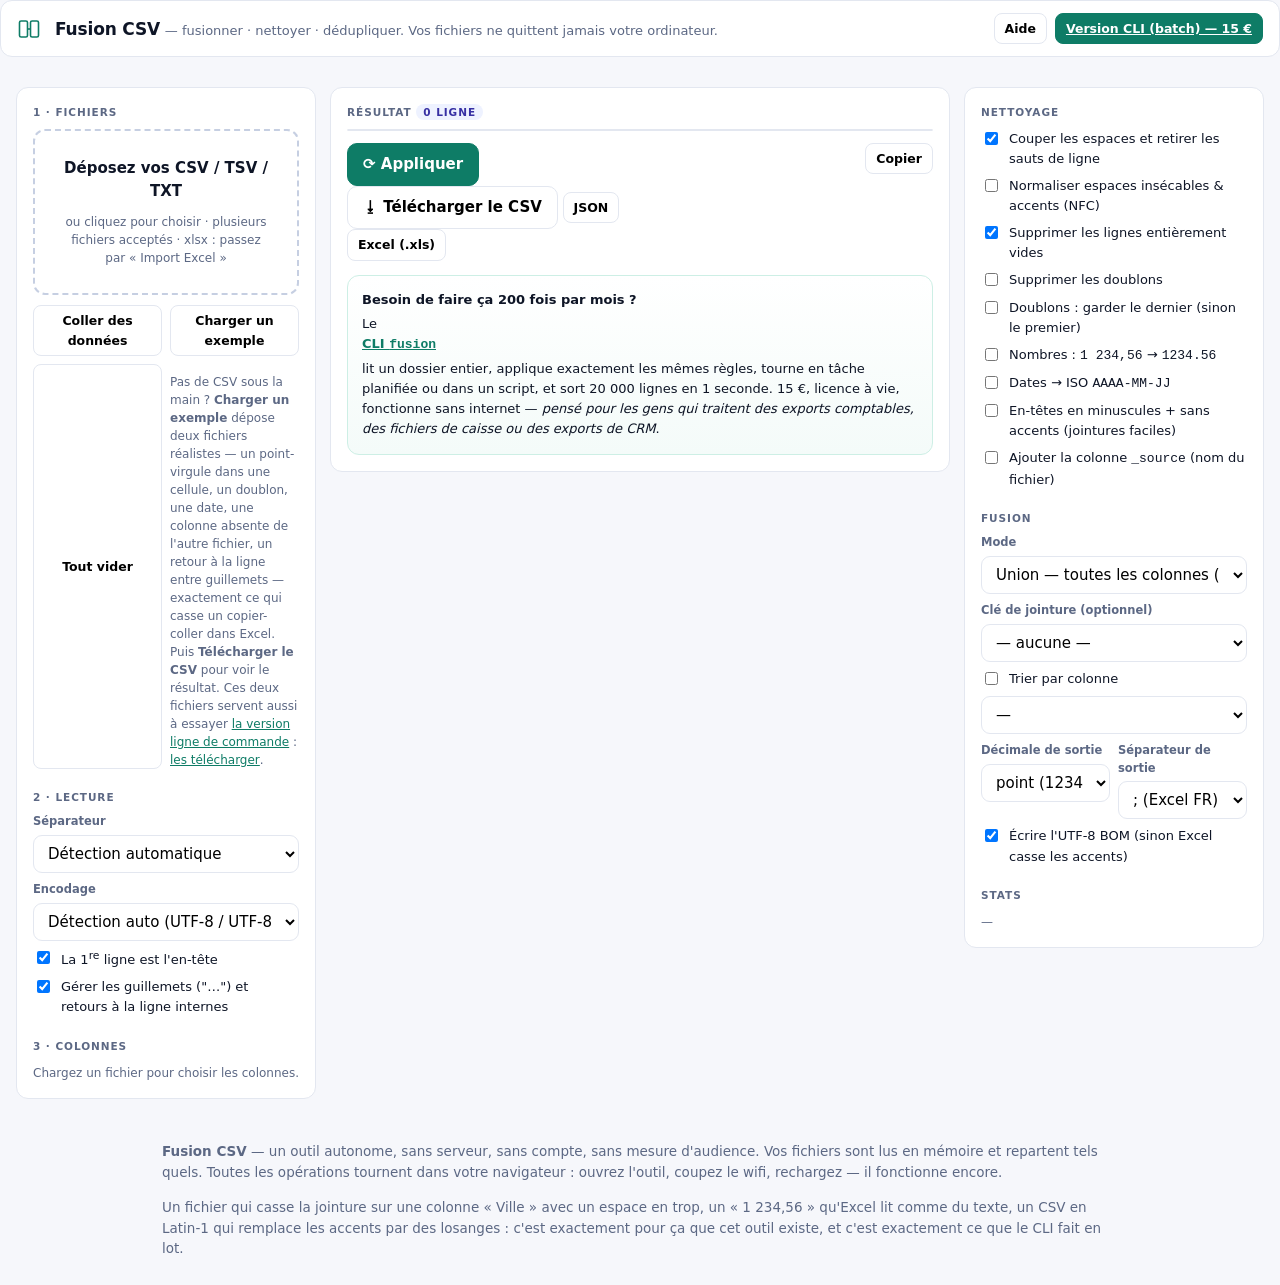
<file: csvmerge/index.html>
<!doctype html>
<html lang="fr"><head>
<meta charset="utf-8"><meta name="viewport" content="width=device-width,initial-scale=1">
<title>Fusion CSV — fusionner, nettoyer et dédupliquer des CSV/Excel dans le navigateur, gratuitement</title>
<link rel="canonical" href="https://maxelxa.github.io/facturly/csvmerge/">
<meta name="description" content="Fusionnez des dizaines de CSV et fichiers Excel en un seul, supprimez les doublons, harmonisez les colonnes, normalisez les dates et les nombres. 100 % dans votre navigateur : vos fichiers ne quittent jamais votre machine. Gratuit, sans inscription.">
<style>
:root{--bg:#f6f7fb;--ink:#0e1526;--mut:#5c6884;--line:#e3e7f0;--acc:#0e7c66;--ok:#0a9d6b;--r:12px}
*{box-sizing:border-box}body{margin:0;font:15px/1.55 system-ui,-apple-system,"Segoe UI",Roboto,sans-serif;background:var(--bg);color:var(--ink)}
.wrap{max-width:1320px;margin:0 auto;padding:16px}
header{display:flex;align-items:center;gap:14px;padding:12px 16px;background:#fff;border:1px solid var(--line);border-radius:var(--r)}
header b{font-size:17px;letter-spacing:-.01em}
header .sub{color:var(--mut);font-size:13px}
header nav{margin-left:auto;display:flex;gap:8px;align-items:center}
.grid{display:grid;grid-template-columns:300px minmax(0,1fr) 300px;gap:14px;margin-top:14px;align-items:start}
@media(max-width:1150px){.grid{grid-template-columns:1fr}}
.card{background:#fff;border:1px solid var(--line);border-radius:var(--r);padding:16px}
h2{font-size:10.5px;text-transform:uppercase;letter-spacing:.09em;color:var(--mut);margin:20px 0 8px}h2:first-child{margin-top:0}
.lbl{font-size:11.5px;font-weight:650;color:var(--mut);display:block;margin-bottom:4px}
.in,select{width:100%;font:inherit;padding:8px 10px;border:1px solid var(--line);border-radius:9px;background:#fff}
.row{display:grid;grid-template-columns:1fr 1fr;gap:8px}
.ck{display:flex;gap:8px;align-items:flex-start;font-size:13px;margin:7px 0;cursor:pointer}
.ck input{margin-top:3px}
.drop{border:2px dashed #c6cfe2;border-radius:var(--r);padding:26px;text-align:center;background:#fff;cursor:pointer}
.drop.on{border-color:var(--acc);background:#eefbf7}
.btn{font:inherit;font-weight:700;border:1px solid var(--line);background:#fff;border-radius:10px;padding:9px 15px;cursor:pointer}
.btn.p{background:var(--acc);border-color:var(--acc);color:#fff}.btn.p:hover{filter:brightness(1.08)}
.btn.s{padding:5px 10px;font-size:12.5px;border-radius:8px}
table{width:100%;border-collapse:collapse;font-size:12.5px}
th,td{padding:6px 8px;border-bottom:1px solid #f0f2f7;text-align:left;white-space:nowrap;max-width:230px;overflow:hidden;text-overflow:ellipsis}
th{background:#fafbfe;font-size:10.5px;text-transform:uppercase;letter-spacing:.05em;color:var(--mut);position:sticky;top:0;z-index:2}
.sc{max-height:60vh;overflow:auto;border:1px solid var(--line);border-radius:9px}
.flist li{display:flex;gap:8px;align-items:center;padding:6px 0;border-bottom:1px solid #f3f5fa;list-style:none;font-size:13px}
.flist{padding:0;margin:0} .flist b{flex:1;overflow:hidden;text-overflow:ellipsis;font-weight:600}
.stat{display:flex;justify-content:space-between;padding:5px 0;font-size:13px;border-bottom:1px dashed #eef1f7}
.stat b{font-variant-numeric:tabular-nums}
.tag{font-size:10.5px;background:#eef2ff;color:#3730a3;padding:2px 7px;border-radius:99px;font-weight:700}
.note{font-size:12px;color:var(--mut);line-height:1.5;margin-top:10px}
.pro{background:linear-gradient(180deg,#fff,#f4fbf9);border:1px solid #cdefe5;border-radius:var(--r);padding:14px;margin-top:14px;font-size:13px}
.pro b{display:block;margin-bottom:4px}
a{color:var(--acc)}
@media(max-width:1150px){.grid{grid-template-columns:1fr}.card{order:2}.card:first-child{order:1}}
</style></head><body>
<header>
  <svg width="24" height="24" viewBox="0 0 24 24" fill="none"><rect x="2.5" y="4" width="8" height="16" rx="1.6" stroke="#0e7c66" stroke-width="1.6"/><rect x="13.5" y="4" width="8" height="16" rx="1.6" stroke="#0e7c66" stroke-width="1.6"/><path d="M10.5 12h3" stroke="#0e7c66" stroke-width="1.6"/></svg>
  <div><b>Fusion CSV</b> <span class="sub">— fusionner · nettoyer · dédupliquer. Vos fichiers ne quittent jamais votre ordinateur.</span></div>
  <nav><button class="btn s" id="helpBtn">Aide</button><a class="btn s p" href="../fusion-csv-cli.html">Version CLI (batch) — 15 €</a></nav>
</header>

<div class="wrap"><div class="grid">

  <!-- LEFT -->
  <div class="card">
    <h2>1 · Fichiers</h2>
    <div class="drop" id="drop">
      <b>Déposez vos CSV / TSV / TXT</b>
      <div class="note">ou cliquez pour choisir · plusieurs fichiers acceptés · xlsx : passez par « Import Excel »</div>
      <input type="file" id="file" multiple accept=".csv,.tsv,.txt" hidden>
    </div>
    <ul class="flist" id="flist"></ul>
    <div class="row" style="margin-top:10px">
      <button class="btn s" id="pasteBtn">Coller des données</button>
      <button class="btn s" id="demoBtn" title="deux fichiers réalistes, sans rien télécharger">Charger un exemple</button>
      <button class="btn s" id="clearBtn">Tout vider</button>
      <p class="note" style="margin:9px 0 0" id="demoNote">Pas de CSV sous la main&nbsp;? <b>Charger un exemple</b>
      dépose deux fichiers réalistes — un point-virgule dans une cellule, un doublon, une date,
      une colonne absente de l'autre fichier, un retour à la ligne entre guillemets — exactement
      ce qui casse un copier-coller dans Excel. Puis <b>Télécharger le CSV</b> pour voir le résultat.
      Ces deux fichiers servent aussi à essayer <a href="../fusion-csv-cli.html">la version ligne de commande</a>&nbsp;:
      <button class="link" id="samplesBtn" style="border:0;background:none;color:var(--acc);cursor:pointer;font:inherit;text-decoration:underline;padding:0">les télécharger</button>.</p>
    </div>

    <h2>2 · Lecture</h2>
    <label class="lbl">Séparateur</label>
    <select id="delim"><option value="auto">Détection automatique</option><option value=",">virgule ,</option><option value=";">point-virgule ;</option><option value="&#9;">tabulation</option><option value="|">pipe |</option></select>
    <label class="lbl" style="margin-top:8px">Encodage</label>
    <select id="enc"><option value="auto">Détection auto (UTF-8 / UTF-8 BOM / Latin-1)</option><option value="utf-8">UTF-8</option><option value="windows-1252">Windows-1252 (Latin-1)</option><option value="utf-16le">UTF-16 LE</option></select>
    <label class="ck"><input type="checkbox" id="hasHeader" checked> <span>La 1<sup>re</sup> ligne est l'en-tête</span></label>
    <label class="ck"><input type="checkbox" id="quote" checked> <span>Gérer les guillemets ("…") et retours à la ligne internes</span></label>

    <h2>3 · Colonnes</h2>
    <div id="colBox" class="note">Chargez un fichier pour choisir les colonnes.</div>
  </div>

  <!-- CENTER -->
  <div class="card">
    <h2>Résultat <span class="tag" id="badge">0 ligne</span></h2>
    <div class="sc"><table id="tbl"><thead></thead><tbody></tbody></table></div>
    <div class="row" style="margin-top:12px">
      <div><button class="btn p" id="run">⟳ Appliquer</button>
        <button class="btn" id="dl">⭳ Télécharger le CSV</button>
        <button class="btn s" id="dlJson">JSON</button>
        <button class="btn s" id="dlXls">Excel (.xls)</button></div>
      <div style="text-align:right"><button class="btn s" id="copyBtn">Copier</button>
        <span class="note" id="time"></span></div>
    </div>
    <div class="pro">
      <b>Besoin de faire ça 200 fois par mois&nbsp;?</b>
      Le <a href="../fusion-csv-cli.html"><b>CLI <code>fusion</code></b></a> lit un dossier entier, applique exactement les mêmes règles, tourne
      en tâche planifiée ou dans un script, et sort 20 000 lignes en 1 seconde. 15 €, licence à vie,
      fonctionne sans internet — <i>pensé pour les gens qui traitent des exports comptables, des fichiers de caisse ou des exports de CRM</i>.
    </div>
  </div>

  <!-- RIGHT -->
  <div class="card">
    <h2>Nettoyage</h2>
    <label class="ck"><input type="checkbox" id="trim" checked> <span>Couper les espaces et retirer les sauts de ligne</span></label>
    <label class="ck"><input type="checkbox" id="nbsp"> <span>Normaliser espaces insécables &amp; accents (NFC)</span></label>
    <label class="ck"><input type="checkbox" id="emptyRows" checked> <span>Supprimer les lignes entièrement vides</span></label>
    <label class="ck"><input type="checkbox" id="dedup"> <span>Supprimer les doublons</span></label>
    <label class="ck"><input type="checkbox" id="dedupKeep"> <span>Doublons : garder le dernier (sinon le premier)</span></label>
    <label class="ck"><input type="checkbox" id="numnorm"> <span>Nombres : <code>1 234,56</code> → <code>1234.56</code></span></label>
    <label class="ck"><input type="checkbox" id="datnorm"> <span>Dates → ISO <code>AAAA-MM-JJ</code></span></label>
    <label class="ck"><input type="checkbox" id="lowerHeader"> <span>En-têtes en minuscules + sans accents (jointures faciles)</span></label>
    <label class="ck"><input type="checkbox" id="addSource"> <span>Ajouter la colonne <code>_source</code> (nom du fichier)</span></label>

    <h2>Fusion</h2>
    <label class="lbl">Mode</label>
    <select id="mode"><option value="union">Union — toutes les colonnes (union des en-têtes)</option>
      <option value="intersect">Intersection — colonnes communes uniquement</option>
      <option value="first">Garder les colonnes du 1<sup>er</sup> fichier</option>
      <option value="stack">Empiler sans toucher aux en-têtes (rapport identiques)</option></select>
    <label class="lbl" style="margin-top:8px">Clé de jointure (optionnel)</label>
    <select id="key"><option value="">— aucune —</option></select>
    <label class="ck"><input type="checkbox" id="sort"> <span>Trier par colonne</span></label>
    <select id="sortCol"><option>—</option></select>
    <div class="row" style="margin-top:8px"><div><label class="lbl">Décimale de sortie</label>
      <select id="outDec"><option value="dot">point (1234.56)</option><option value="comma">virgule (1234,56)</option></select></div>
      <div><label class="lbl">Séparateur de sortie</label>
      <select id="outDelim"><option value=";">; (Excel FR)</option><option value=",">,</option><option value="&#9;">tab</option></select></div></div>
    <label class="ck"><input type="checkbox" id="bom" checked> <span>Écrire l'UTF-8 BOM (sinon Excel casse les accents)</span></label>

    <h2>Stats</h2>
    <div id="stats" class="note">—</div>
  </div>
</div></div>

<script>
/* =======================================================================
   csvmerge — parser CSV RFC4180 + nettoyage + fusion. Sans dépendance.
   ======================================================================= */
var files=[], headers=[], rows=[], out={headers:[],rows:[]}, NAME="";

/* ---- parsing (gère guillemets, \n dans les champs, BOM, \\) ---- */
function parse(text, delim, quoted){
  if(text.charCodeAt(0)===0xFEFF) text=text.slice(1);
  if(!quoted) return text.replace(/\r\n|\r/g,"\n").split("\n").map(function(l){return l.split(delim);});
  var out=[],row=[],f="",i=0,n=text.length,c,inQ=false;
  while(i<n){ c=text[i];
    if(inQ){ if(c==='"'){ if(text[i+1]==='"'){f+='"';i+=2;continue;} inQ=false;i++;continue; } f+=c;i++;continue; }
    if(c==='"'){inQ=true;i++;continue;}
    if(c===delim){row.push(f);f="";i++;continue;}
    if(c==="\n"||c==="\r"){ if(c==="\r"&&text[i+1]==="\n")i++; row.push(f);f="";out.push(row);row=[];i++;continue;}
    f+=c;i++; }
  if(f.length||row.length){row.push(f);out.push(row);} 
  return out;
}
function guessDelim(text){
  /* On ne dissocie que sur la PREMIÈRE ligne (l'en-tête), et hors champs entre guillemets :
     sinon un tableau de données contenant des "|" (markdown, logs) ou des ; dans une
     cellule « ville; pays » fait gagner le mauvais séparateur. */
  var head=String(text==null?"":text).split(/\r?\n/,1)[0].replace(/^\uFEFF/,"");
  head=head.replace(/"[^"]*"/g,"");
  var cand=["\t",";",",","|"],best="",bn=0,counts={};
  cand.forEach(function(d){ var n=head.split(d).length-1; counts[d]=n;
    if(n>bn){bn=n;best=d;} });
  if(!bn){ for(var i=0;i<cand.length;i++){ if(counts[cand[i]]){best=cand[i];break;} } }
  /* un seul type de séparateur, une seule fois ? « a;b » et « a,b » sont aussi bien
     du markdown ou une phrase : on garde ; par défaut, c'est ce qu'Excel FR attend. */
  return best||";";
}
function detectEnc(buf, forced){
  var u8=new Uint8Array(buf);
  if(forced==="utf-16le") return new TextDecoder("utf-16le").decode(u8);
  if(forced&&forced!=="auto") return new TextDecoder(forced).decode(u8);
  if(u8[0]===0xEF&&u8[1]===0xBB&&u8[2]===0xBF) return new TextDecoder("utf-8").decode(u8);
  try{ new TextDecoder("utf-8",{fatal:true}).decode(u8); return new TextDecoder("utf-8").decode(u8);}
  catch(e){ return new TextDecoder("windows-1252").decode(u8);} }
function colName(s){ s=String(s).replace(/^\uFEFF/,"").trim();
  return s.normalize?(s.normalize("NFC")):s; }
function normHeader(s){ return colName(s).toLowerCase().normalize("NFD").replace(/[\u0300-\u036f]/g,"")
  .replace(/[^a-z0-9]+/g,"_").replace(/^_|_$/g,"")||"col"; }
/* ATTENTION : cette fonction doit rendre EXACTEMENT ce que rend le CLI (fusion.py), sinon la
   page « gratuit » et le produit payé fabriquent deux fichiers différents — le pire résultat
   possible pour un outil de rapprochement comptable. Les deux règles ci-dessous viennent du CLI :
   1) l'échelle d'origine est conservée (99,90 → 99.90, jamais 99.9 : un centime qui disparaît
      est un doute qui naît) ; 2) un zéro en tête n'est pas un nombre, c'est un code
      (007 reste 007, sinon une clé de rapprochement est détruite en silence). */
function numNorm(s){
  if(!s||!/^-?[\d\s\u00a0.,]+$/.test(s))return s;
  var core=s.replace(/^[-+]/,"");
  if(/^0\d/.test(core))return s;                      // code, pas un nombre
  var t=s.replace(/[\s\u00a0]/g,"");
  if(/,\d{1,2}$/.test(t)&&/\d\.\d/.test(t)) t=t.replace(/\./g,"").replace(",",".");
  else if(/,/.test(t)&&!/\.\d*$/.test(t)) t=t.replace(",",".");
  else if(/,/.test(t)) t=t.replace(/,/g,".");
  var m=t.match(/^[+-]?\d+(?:[.,]\d+)?/);
  if(!m)return s;
  var sc=(m[0].split(/[.,]/)[1]||"").length;
  var n=parseFloat(m[0].replace(",",".")); if(isNaN(n))return s;
  /* PAS de « (450,00) » → -450 ici : le CLI ne le fait qu'avec --paren, et l'outil web
     n'a pas cette option. Mieux vaut une règle en moins, identique des deux côtés,
     qu'une règle en plus dans le gratuit et pas dans le payant. */
  return (sc?n.toFixed(sc):String(n));}
/* Règles alignées sur le CLI (fusion.py) : JOUR D'ABORD (convention française), séparateurs
   / - . ou espace, et une date IMPOSSIBLE n'est pas devinée — 31/02/2026 reste du texte.
   Les jours/mois sont validés (29/02 n'existe que les bissextiles). Un outil qui invente une
   date fait plus de dégâts qu'un outil qui en laisse une en l'état. */
function dateNorm(s){ s=String(s).trim();
  var iso=s.match(/^(\d{4})-(\d{2})-(\d{2})/); if(iso)return iso[0].slice(0,10);
  var m=s.match(/^(\d{1,2})[\/.\-\s](\d{1,2})[\/.\-\s](\d{2,4})$/);
  if(m){ var a=+m[1],b=+m[2],y=+m[3]; if(y<100)y+=2000;
    var d=a,mo=b;                          // a>12 => forcément le jour ; sinon jour quand même (FR)
    if(mo<1||mo>12||d<1||d>31) return s;
    var dim=[31,((y%4===0&&y%100!==0)||y%400===0)?29:28,31,30,31,30,31,31,30,31,30,31];
    if(d>dim[mo-1]) return s;               // 31/02, 30/02, 31/04… rejetés, pas corrigés
    return y+"-"+("0"+mo).slice(-2)+"-"+("0"+d).slice(-2); }
  var iso=s.match(/^(\d{4})-(\d{2})-(\d{2})/); if(iso) return iso[0];
  return s;}
function clean(v){
  if(v==null)v=""; v=String(v);
  if(ck("trim")) v=v.replace(/\r?\n/g," ").trim();
  if(ck("nbsp")){ v=v.replace(/\u00a0/g," "); if(v.normalize) v=v.normalize("NFC"); }
  if(ck("numnorm")) v=numNorm(v);
  if(ck("datnorm")) v=dateNorm(v);
  return v;}

function readFile(f){ return new Promise(function(res){
  var fr=new FileReader(); fr.onload=function(){ res({name:f.name,text:detectEnc(fr.result,vl("enc"))}); };
  fr.readAsArrayBuffer(f);});}

function refreshList(){
  $("flist").innerHTML=files.map(function(f,i){
    return '<li><b title="'+esc(f.name)+'">'+esc(f.name)+'</b><span class="note">'+(f.rows?f.rows.length+" lignes":"lecture…")+'</span>'+
    '<button class="btn s" data-x="'+i+'">×</button></li>';}).join("");
  $$("#flist [data-x]").forEach(function(b){b.onclick=function(){files.splice(+b.dataset.x,1);refreshList();};});
}
function esc(s){return String(s).replace(/[&<>"]/g,function(c){return{"&":"&amp;","<":"&lt;",">":"&gt;",'"':"&quot;"}[c];});}
function $(id){return document.getElementById(id);}
function $$(sel,root){return Array.prototype.slice.call((root||document).querySelectorAll(sel));}
function ck(id){var e=$(id);return !!(e&&e.checked);}
function vl(id){var e=$(id);return e?e.value:"";}

/* ---- parse all files into frames ---- */
function analyze(){
  return Promise.all(files.map(function(f){
    var head=(f.text.split(/\r?\n/)[0]||"");
    var d=vl("delim")==="auto"?guessDelim(head):vl("delim");
    var g=parse(f.text,d,ck("quote"));
    if(!g.length)return{name:f.name,headers:[],rows:[]};
    var hs=ck("hasHeader")?g.shift().map(colName):g[0].map(function(_,i){return "col"+(i+1);});
    if(!ck("hasHeader"))g.shift();
    if(ck("lowerHeader")) hs=hs.map(normHeader);
    // pad
    var w=hs.length; g.forEach(function(r){while(r.length<w)r.push("");if(r.length>w)hs=hs.concat(r.slice(w).map(function(_,i){return "extra"+(hs.length+i);})),w=hs.length;});
    return {name:f.name,headers:hs.map(String),rows:g.map(function(r){return r.map(function(v){return v==null?"":String(v);});})};
  })).then(function(frames){
    return frames;});}

function buildHeaders(frames){
  var mode=vl("mode"),hs=[];
  if(mode==="stack"){ frames.forEach(function(f){f.headers.forEach(function(h){hs.push(h);});}); }
  else if(mode==="first"){ hs=frames[0]?frames[0].headers.slice():[]; }
  else if(mode==="intersect"){ hs=frames.length?frames[0].headers.filter(function(h){return frames.every(function(f){return f.headers.indexOf(h)>=0;});}):[]; }
  else { frames.forEach(function(f){f.headers.forEach(function(h){if(hs.indexOf(h)<0)hs.push(h);});}); }
  if(ck("addSource")) hs=hs.concat(["_source"]);
  return hs;}

function run(){
  if(!files.length){alert("Ajoutez au moins un fichier.");return;}
  var t0=performance.now();
  analyze().then(function(frames){
    frames.forEach(function(fr,i){ if(files[i]) files[i].rows=fr.rows; });
    var hs=buildHeaders(frames), mode=vl("mode"), keepDup=!ck("dedup"), keepLast=ck("dedupKeep");
    var seen={}, stats={in:0,empty:0,dup:0,fixed:0};
    var acc=[];
    frames.forEach(function(f){
      var map=hs.map(function(h){ return f.headers.indexOf(h); });
      f.rows.forEach(function(r){
        stats.in++;
        var o=map.map(function(i){ return i<0?"":clean(r[i]); });
        if(mode==="stack") o=hs.slice(0,f.headers.length).map(function(_,i){return clean(r[i]);});
        if(ck("addSource")) o.push(f.name);
        if(ck("emptyRows") && o.every(function(v){return v===""||v==null;})){stats.empty++;return;}
        var key=o.join("\u0001");
        if(!keepDup){ if(seen[key]!=null){ stats.dup++; if(keepLast){acc[seen[key]]=o;} return; } seen[key]=acc.length; }
        acc.push(o);});});
    if(ck("sort") && vl("sortCol")!=="—"){
      var si=hs.indexOf(vl("sortCol"));
      acc.sort(function(a,b){
        var x=a[si]||"",y=b[si]||"",nx=parseFloat(x),ny=parseFloat(y);
        if(!isNaN(nx)&&!isNaN(ny)&&/^-?[\d., ]+$/.test(x)&&/^-?[\d., ]+$/.test(y))return nx-ny;
        return String(x).localeCompare(String(y),"fr",{numeric:true,sensitivity:"base"});
      });
    }
    out={headers:hs,rows:acc};
    render();
    refreshList();          // le compte de lignes par fichier n'est connu qu'ici
    var dt=performance.now()-t0;
    $("time").textContent=dt.toFixed(0)+" ms";
    $("stats").innerHTML='<div class="stat"><span>Lignes lues</span><b>'+stats.in+'</b></div>'+
      '<div class="stat"><span>Lignes vides retirées</span><b>'+stats.empty+'</b></div>'+
      '<div class="stat"><span>Doublons retirés</span><b>'+stats.dup+'</b></div>'+
      '<div class="stat"><span>Résultat</span><b>'+acc.length+' × '+hs.length+'</b></div>'+
      '<div class="note">Fichiers fusionnés : '+frames.map(function(f){return esc(f.name)+" ("+f.rows.length+")";}).join(", ")+'</div>';
  }).catch(function(e){alert("Erreur : "+e.message);console.error(e);});
}
function render(){
  $("badge").textContent=out.rows.length.toLocaleString("fr-FR")+" ligne"+(out.rows.length>1?"s":"");
  $("tbl").querySelector("thead").innerHTML="<tr>"+out.headers.map(function(h){return "<th>"+esc(h)+"</th>";}).join("")+"</tr>";
  var max=Math.min(out.rows.length,300);
  $("tbl").querySelector("tbody").innerHTML=out.rows.slice(0,max).map(function(r){
    return "<tr>"+r.map(function(v){return "<td title='"+esc(String(v)).replace(/'/g,"&#39;")+"'>"+esc(String(v))+"</td>";}).join("")+"</tr>";}).join("")
    +(out.rows.length>max?'<tr><td colspan="'+out.headers.length+'" style="color:#5c6884">… '+(out.rows.length-max)+' lignes supplémentaires dans le téléchargement</td></tr>':"");
  var opt="<option>—</option>"+out.headers.map(function(h){return "<option>"+esc(h)+"</option>";}).join("");
  $("sortCol").innerHTML=opt; $("key").innerHTML="<option value=''>— aucune —</option>"+out.headers.map(function(h){return "<option>"+esc(h)+"</option>";}).join("");
}
function serialize(){
  var d=vl("outDelim"), dec=vl("outDec");
  function cell(v){ v=String(v==null?"":v);
    if(dec==="comma"&&/^-?\d+(\.\d+)?$/.test(v)) v=v.replace(".",",");
    if(v.indexOf(d)>=0||/["\n]/.test(v)) v='"'+v.replace(/"/g,'""')+'"';
    return v;}
  var lines=[out.headers.map(cell).join(d)];
  out.rows.forEach(function(r){lines.push(r.map(cell).join(d));});
  return lines.join("\r\n");
}
function dl(name,text,mime){ var pre=ck("bom")?"\uFEFF":"";
  var b=new Blob([pre+text],{type:mime||"text/csv;charset=utf-8"}),a=document.createElement("a");
  a.href=URL.createObjectURL(b);a.download=name;document.body.appendChild(a);a.click();
  setTimeout(function(){URL.revokeObjectURL(a.href);a.remove();},400);}

/* ---- wiring ---- */
["delim","enc","mode","hasHeader","quote","trim","nbsp","emptyRows","dedup","dedupKeep","numnorm","datnorm","lowerHeader","addSource","outDec","outDelim","bom","sort"].forEach(function(id){
  var e=document.getElementById(id); if(e) e.addEventListener("change",function(){ if(files.length) run(); }); });
document.getElementById("run").onclick=run;
document.getElementById("dl").onclick=function(){ if(!out.rows.length){alert("Rien à télécharger.");return;}
  dl("fusion-"+new Date().toISOString().slice(0,10)+".csv",serialize());};
document.getElementById("dlJson").onclick=function(){ if(!out.rows.length)return;
  dl("fusion.json",JSON.stringify(out.rows.map(function(r){var o={};out.headers.forEach(function(h,i){o[h]=r[i];});return o;}),null,1),"application/json");};
document.getElementById("dlXls").onclick=function(){ if(!out.rows.length)return;
  var t="<table><tr>"+out.headers.map(function(h){return "<th>"+esc(h)+"</th>";}).join("")+"</tr>"+
    out.rows.slice(0,65000).map(function(r){return "<tr>"+r.map(function(v){return "<td>"+esc(String(v))+"</td>";}).join("")+"</tr>";}).join("")+"</table>";
  dl("fusion.xls",'<html xmlns:x="urn:schemas-microsoft-com:office:excel"><head><meta charset="utf-8"></head><body>'+t+"</body></html>","application/vnd.ms-excel");};
document.getElementById("copyBtn").onclick=function(){ if(!out.rows.length)return;
  var s=serialize(); (navigator.clipboard?navigator.clipboard.writeText(s):Promise.reject()).then(function(){toast("Copié");},function(){
    var t=document.createElement("textarea");t.value=s;document.body.appendChild(t);t.select();document.execCommand("copy");t.remove();toast("Copié");});};
/* L'exemple passe par add(), le VRAI chemin d'un fichier déposé (FileReader → analyze → run).
   Un démo qui recalculerait lui-même son tableau ment sur l'outil : elle doit donc être
   testée en comptant les lignes du tableau, pas en lisant une constante. */
var DEMO=[
 ["paie-exemple.csv",
  "matricule;nom;salaire_brut;date_entree\n"+
  "P-01;Amri;1 200,50;03/01/2022\n"+
  "P-02;Ben Salah;\"2 500,00\";17/09/2019\n"+
  "P-03;Zaïed;3 100,00;28/02/2024\n"+
  "P-02;Ben Salah;\"2 500,00\";17/09/2019\n"],
 ["primes-exemple.csv",
  "matricule;prime;note\n"+
  "P-01;150;\"avancement; dossier 2025\"\n"+
  "P-03;400;\"ligne 1\n ligne 2 dans la même cellule\"\n"+
  "P-04;900;embauche prévue le mois prochain\n"]];
document.getElementById("demoBtn").onclick=function(){
  /* les réglages AVANT add() : c'est run(), appelé par add(), qui les lit */
  $("mode").value="union"; $("addSource").checked=true; $("dedup").checked=true;
  $("numnorm").checked=true; $("datnorm").checked=true; $("lowerHeader").checked=true;
  files=[]; out={headers:[],rows:[]};
  add(DEMO.map(function(x){ return new File([x[1]],x[0],{type:"text/csv"}); }));
  toast("Deux fichiers d'exemple chargés — 7 lignes lues, 1 doublon retiré.");
};
document.getElementById("samplesBtn").onclick=function(){
  DEMO.forEach(function(p){ dl(p[0],p[1]); });
  toast("Deux CSV écrits dans vos téléchargements.");
};
document.getElementById("clearBtn").onclick=function(){files=[];out={headers:[],rows:[]};refreshList();render();$("stats").textContent="—";};
document.getElementById("pasteBtn").onclick=function(){
  var s=prompt("Collez vos lignes (CSV ou TSV) :"); if(!s)return;
  files.push({name:"collé",text:s}); refreshList(); run();};
document.getElementById("helpBtn").onclick=function(){
  alert("Fusion CSV — mode d'emploi\n\n"+
  "1. Déposez vos fichiers. Le séparateur et l'encodage sont devinés ; corrigez si besoin.\n"+
  "2. Choisissez le mode de fusion : « Union »=additionne les colonnes différentes, « Intersection »=garde le commun, « Empiler »=à plat si les fichiers ont la même structure.\n"+
  "3. Cochez le nettoyage : doublons, lignes vides, nombres et dates.\n"+
  "4. Téléchargez. L'option BOM est laissée cochée pour qu'Excel ouvre les accents correctement.\n\n"+
  "Confidentialité : aucun fichier n'est envoyé. Débranchez le réseau pour vérifier.\n"+
  "Volume : jusqu'à ~200 000 lignes dans un onglet récent. Au-delà, ou pour un dossier entier : utilisez le CLI.");};
var dp=$("drop");
dp.onclick=function(){$("file").click();};
["dragenter","dragover"].forEach(function(ev){dp.addEventListener(ev,function(e){e.preventDefault();dp.classList.add("on");});});
["dragleave","drop"].forEach(function(ev){dp.addEventListener(ev,function(e){e.preventDefault();dp.classList.remove("on");});});
dp.addEventListener("drop",function(e){ add(e.dataTransfer.files); });
$("file").addEventListener("change",function(e){add(e.target.files);});
function add(list){
  Array.prototype.slice.call(list).forEach(function(f){
    if(/\.xlsx?$/i.test(f.name)){ alert("Excel : enregistrez-le d'abord en CSV (Fichier → Enregistrer sous → CSV), ou utilisez le CLI, qui lit les .xlsx directement (page « Version CLI » en haut de l'écran)."); return; }
    readFile(f).then(function(r){ files.push({name:r.name,text:r.text,rows:null}); refreshList(); run(); });
  });
}
function toast(m){ var t=document.createElement("div"); t.textContent=m;
  t.style.cssText="position:fixed;left:50%;bottom:26px;transform:translateX(-50%);background:#0e1526;color:#fff;padding:10px 20px;border-radius:10px;font:600 13px system-ui;z-index:99";
  document.body.appendChild(t); setTimeout(function(){t.remove();},1800);}
window.__test={parse:parse,guessDelim:guessDelim,numNorm:numNorm,dateNorm:dateNorm,normHeader:normHeader,serialize:serialize,setOut:function(o){out=o;}};
document.addEventListener("keydown",function(e){ if((e.metaKey||e.ctrlKey)&&e.key==="Enter"){e.preventDefault();run();} });
</script>
<footer style="max-width:1000px;margin:26px auto;padding:0 22px;color:#5c6884;font-size:13.5px">
<b>Fusion CSV</b> — un outil autonome, sans serveur, sans compte, sans mesure d'audience. Vos fichiers sont lus en mémoire et repartent tels quels.
Toutes les opérations tournent dans votre navigateur : ouvrez l'outil, coupez le wifi, rechargez — il fonctionne encore.
<div style="margin-top:14px">Un fichier qui casse la jointure sur une colonne « Ville » avec un espace en trop, un « 1 234,56 » qu'Excel lit comme du texte,
un CSV en Latin-1 qui remplace les accents par des losanges : c'est exactement pour ça que cet outil existe, et c'est exactement ce que le CLI fait en lot.</div>
</footer>
</body></html>
</file>
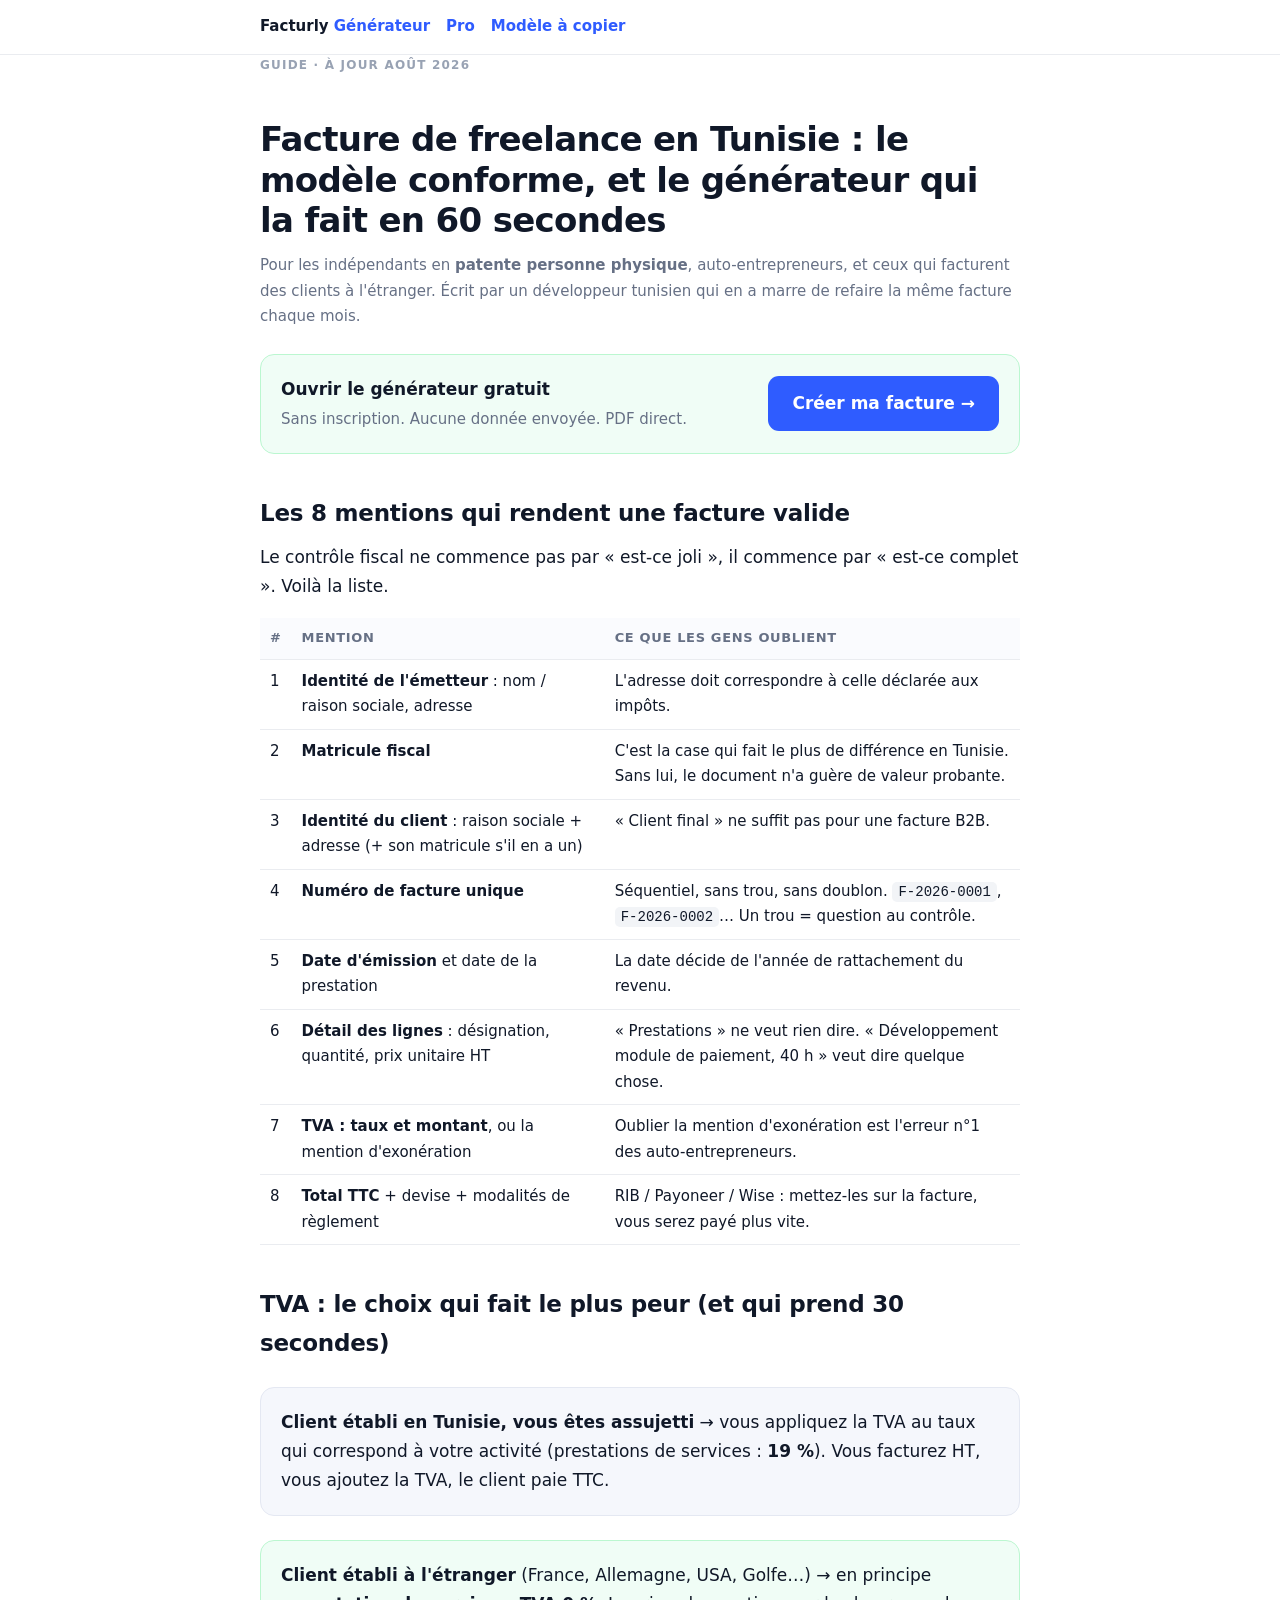
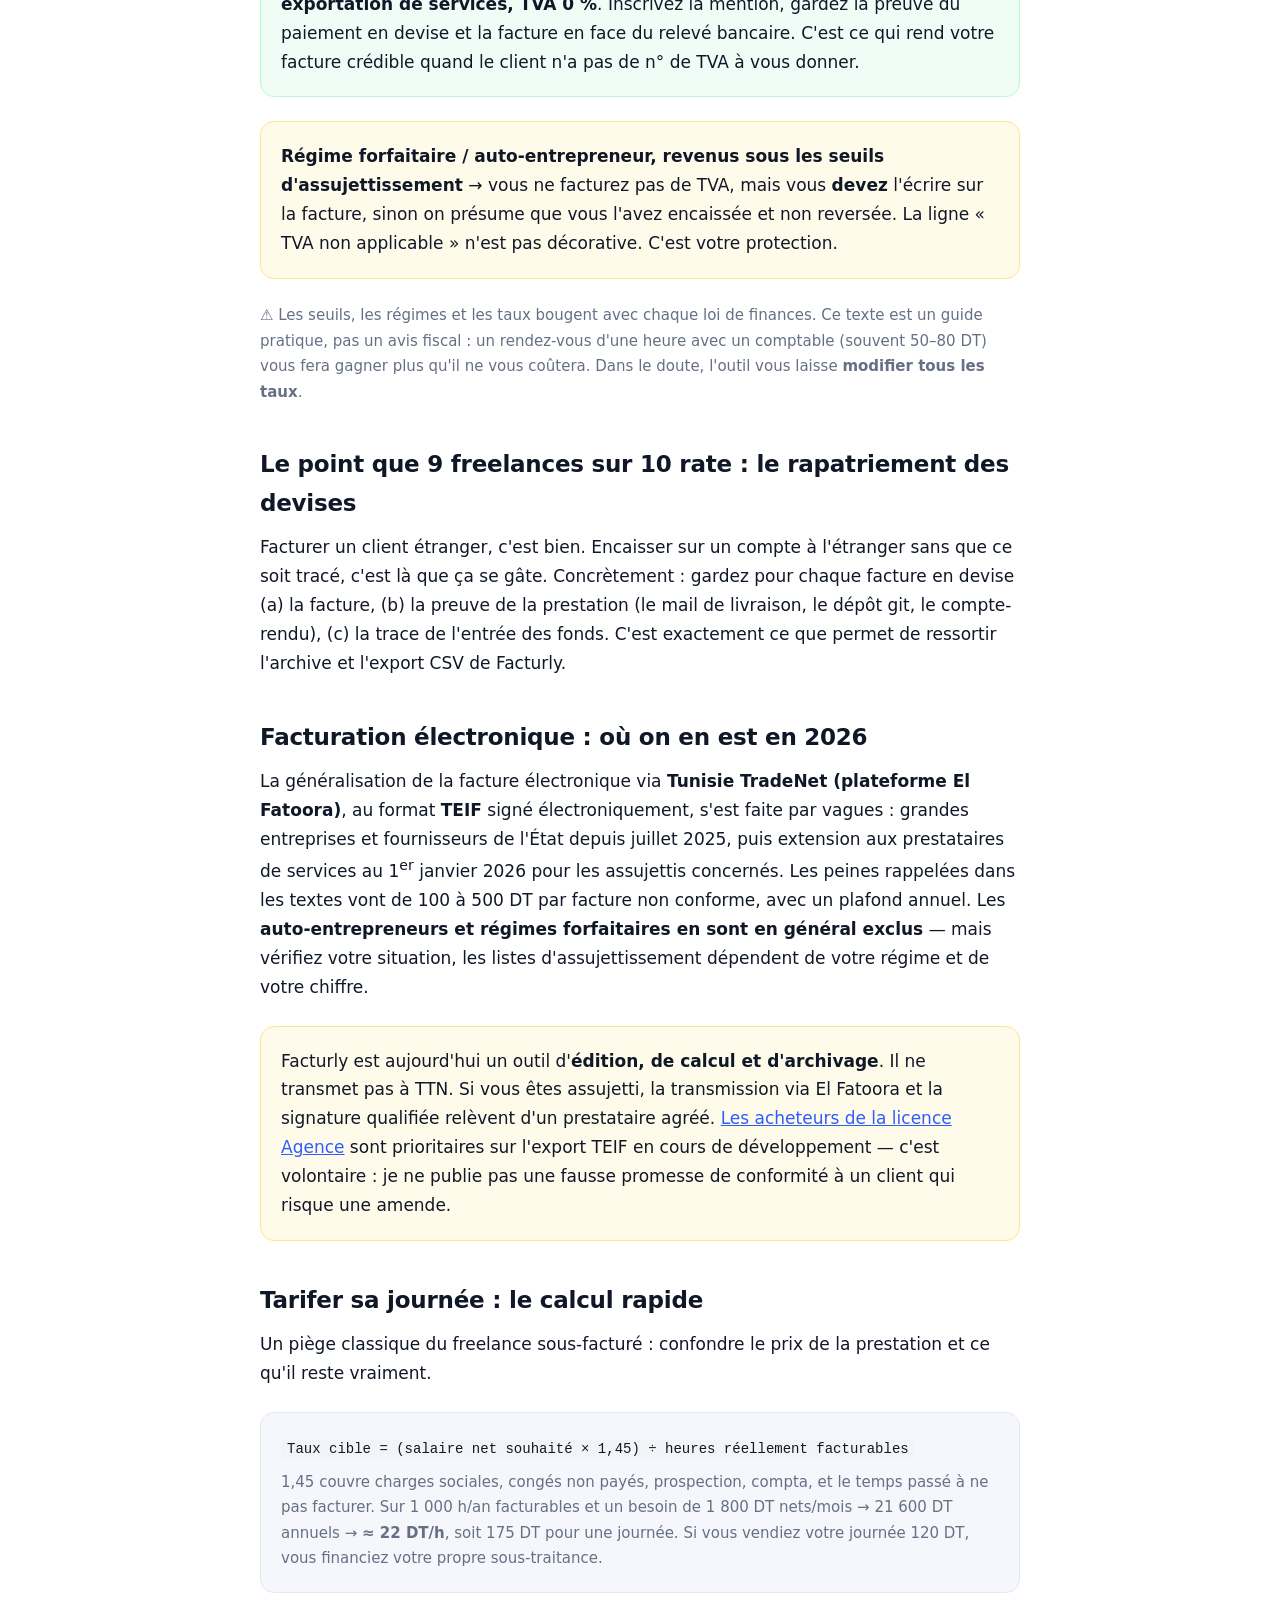
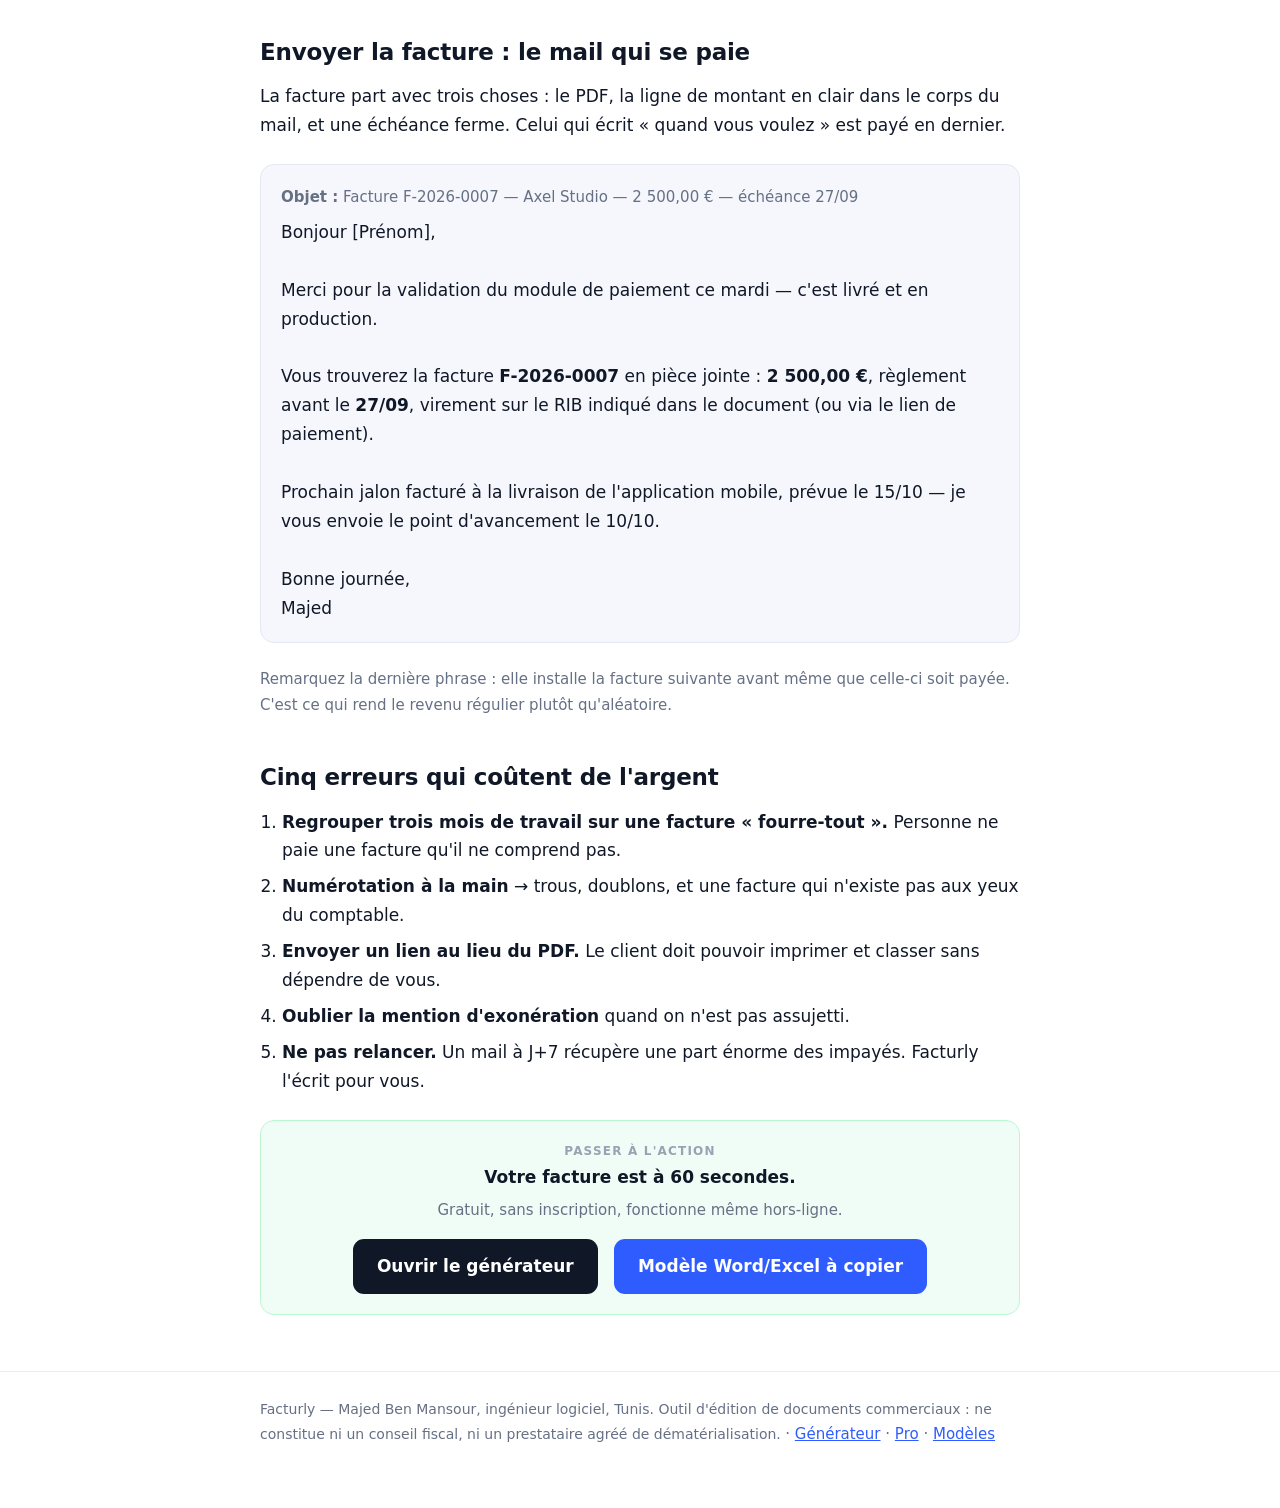
<file: facture-freelance-tunisie.html>
<!doctype html>
<html lang="fr"><head>
<meta charset="utf-8"><meta name="viewport" content="width=device-width,initial-scale=1">
<title>Créer une facture de freelance conforme en Tunisie (TVA 19 %, matricule fiscal, export) — gratuit</title>
<meta name="description" content="Modèle et générateur de facture pour freelance tunisien : mentions obligatoires, TVA 19 %, export de services à 0 %, matricule fiscal, numérotation séquentielle. Gratuit, sans inscription, en 60 secondes.">
<link rel="canonical" href="https://maxelxa.github.io/facturly/facture-freelance-tunisie.html">
<style>
body{font:17px/1.7 system-ui,-apple-system,"Segoe UI",Roboto,sans-serif;color:#101828;margin:0;background:#fff}
.wrap{max-width:760px;margin:0 auto;padding:0 22px}
h1{font-size:34px;line-height:1.2;letter-spacing:-.02em;margin:44px 0 12px}
h2{font-size:23px;margin:40px 0 10px;letter-spacing:-.01em}h3{font-size:18px;margin:26px 0 8px}
p{margin:0 0 14px}.muted{color:#667085;font-size:15px}
a{color:#2f5cff}
.box{background:#f5f7fc;border:1px solid #e4e8f2;border-radius:14px;padding:20px;margin:24px 0}
.box.ok{background:#f0fdf6;border-color:#bbf7d0}.box.no{background:#fff5f5;border-color:#fecaca}.box.warn{background:#fffbeb;border-color:#fde68a}
table{width:100%;border-collapse:collapse;font-size:15px;margin:18px 0}
th,td{border-bottom:1px solid #eaecf0;padding:9px 10px;text-align:left;vertical-align:top}
th{background:#fafbfe;font-size:13px;text-transform:uppercase;letter-spacing:.05em;color:#667085}
code,kbd{font:14px ui-monospace,Menlo,monospace;background:#f2f4f7;padding:2px 6px;border-radius:5px}
ul,ol{padding-left:22px;margin:0 0 14px}li{margin-bottom:7px}
.btn{display:inline-block;background:#2f5cff;color:#fff;font-weight:700;padding:13px 24px;border-radius:11px;text-decoration:none}
.btn.g{background:#101828}
nav{border-bottom:1px solid #eaecf0;padding:14px 0;font-size:15px;font-weight:600}
nav a{text-decoration:none;margin-right:16px}
.toc{font-size:15px}.toc ol{columns:1}
footer{border-top:1px solid #eaecf0;margin-top:56px;padding:26px 0 60px;color:#667085;font-size:14px}
.h{font-size:12px;font-weight:800;letter-spacing:.1em;text-transform:uppercase;color:#98a2b3;margin:0 0 6px}
</style>
<script type="application/ld+json">
{"@context":"https://schema.org","@type":"HowTo","name":"Créer une facture de freelance conforme en Tunisie",
"totalTime":"PT2M","step":[{"@type":"HowToStep","name":"Renseigner l'émetteur","text":"Nom, adresse, matricule fiscal, et s'il y a lieu numéro de Registre de Commerce et TVA intracommunautaire."},
{"@type":"HowToStep","name":"Numeroter","text":"Numérotation séquentielle sans trou, ex. F-2026-0001."},
{"@type":"HowToStep","name":"Ajouter les lignes","text":"Désignation, quantité, prix unitaire HT, taux de TVA."},
{"@type":"HowToStep","name":"Choisir le traitement TVA","text":"19% pour un client tunisien, 0% pour un client non résident (export de services)."},
{"@type":"HowToStep","name":"Exporter et archiver","text":"PDF à envoyer, à conserver 10 ans."}]}
</script>
</head>
<body>
<nav><div class="wrap"><strong>Facturly</strong>
<a href="app/">Générateur</a><a href="pro.html">Pro</a><a href="modele-facture.html">Modèle à copier</a></div></nav>

<div class="wrap">
<p class="h">Guide · à jour août 2026</p>
<h1>Facture de freelance en Tunisie : le modèle conforme, et le générateur qui la fait en 60&nbsp;secondes</h1>
<p class="muted">Pour les indépendants en <b>patente personne physique</b>, auto-entrepreneurs, et ceux qui facturent des clients à l'étranger.
Écrit par un développeur tunisien qui en a marre de refaire la même facture chaque mois.</p>

<div class="box ok" style="display:flex;gap:16px;align-items:center;flex-wrap:wrap">
  <div style="flex:1;min-width:220px"><b>Ouvrir le générateur gratuit</b><br>
  <span class="muted">Sans inscription. Aucune donnée envoyée. PDF direct.</span></div>
  <a class="btn" href="app/">Créer ma facture →</a>
</div>

<h2>Les 8 mentions qui rendent une facture valide</h2>
<p>Le contrôle fiscal ne commence pas par « est-ce joli », il commence par « est-ce complet ». Voilà la liste.</p>
<table><tr><th>#</th><th>Mention</th><th>Ce que les gens oublient</th></tr>
<tr><td>1</td><td><b>Identité de l'émetteur</b> : nom / raison sociale, adresse</td><td>L'adresse doit correspondre à celle déclarée aux impôts.</td></tr>
<tr><td>2</td><td><b>Matricule fiscal</b></td><td>C'est la case qui fait le plus de différence en Tunisie. Sans lui, le document n'a guère de valeur probante.</td></tr>
<tr><td>3</td><td><b>Identité du client</b> : raison sociale + adresse (+ son matricule s'il en a un)</td><td>« Client final » ne suffit pas pour une facture B2B.</td></tr>
<tr><td>4</td><td><b>Numéro de facture unique</b></td><td>Séquentiel, sans trou, sans doublon. <code>F-2026-0001</code>, <code>F-2026-0002</code>… Un trou = question au contrôle.</td></tr>
<tr><td>5</td><td><b>Date d'émission</b> et date de la prestation</td><td>La date décide de l'année de rattachement du revenu.</td></tr>
<tr><td>6</td><td><b>Détail des lignes</b> : désignation, quantité, prix unitaire HT</td><td>« Prestations » ne veut rien dire. « Développement module de paiement, 40 h » veut dire quelque chose.</td></tr>
<tr><td>7</td><td><b>TVA : taux et montant</b>, ou la mention d'exonération</td><td>Oublier la mention d'exonération est l'erreur n°1 des auto-entrepreneurs.</td></tr>
<tr><td>8</td><td><b>Total TTC</b> + devise + modalités de règlement</td><td>RIB / Payoneer / Wise : mettez-les sur la facture, vous serez payé plus vite.</td></tr>
</table>

<h2>TVA : le choix qui fait le plus peur (et qui prend 30 secondes)</h2>
<div class="box"><p style="margin:0"><b>Client établi en Tunisie, vous êtes assujetti</b> → vous appliquez la TVA au taux qui correspond à votre activité
(prestations de services : <b>19 %</b>). Vous facturez HT, vous ajoutez la TVA, le client paie TTC.</p></div>
<div class="box ok"><p style="margin:0"><b>Client établi à l'étranger</b> (France, Allemagne, USA, Golfe…) → en principe <b>exportation de services, TVA 0 %</b>.
Inscrivez la mention, gardez la preuve du paiement en devise et la facture en face du relevé bancaire.
C'est ce qui rend votre facture crédible quand le client n'a pas de n° de TVA à vous donner.</p></div>
<div class="box warn"><p style="margin:0"><b>Régime forfaitaire / auto-entrepreneur, revenus sous les seuils d'assujettissement</b> → vous ne facturez pas de TVA,
mais vous <b>devez</b> l'écrire sur la facture, sinon on présume que vous l'avez encaissée et non reversée.
La ligne « TVA non applicable » n'est pas décorative. C'est votre protection.</p></div>
<p class="muted">⚠ Les seuils, les régimes et les taux bougent avec chaque loi de finances. Ce texte est un guide pratique, pas un avis fiscal :
un rendez-vous d'une heure avec un comptable (souvent 50–80 DT) vous fera gagner plus qu'il ne vous coûtera.
Dans le doute, l'outil vous laisse <b>modifier tous les taux</b>.</p>

<h2>Le point que 9 freelances sur 10 rate : le rapatriement des devises</h2>
<p>Facturer un client étranger, c'est bien. Encaisser sur un compte à l'étranger sans que ce soit tracé, c'est là que ça se gâte.
Concrètement : gardez pour chaque facture en devise (a) la facture, (b) la preuve de la prestation (le mail de livraison, le dépôt git, le compte-rendu),
(c) la trace de l'entrée des fonds. C'est exactement ce que permet de ressortir l'archive et l'export CSV de Facturly.</p>

<h2>Facturation électronique : où on en est en 2026</h2>
<p>La généralisation de la facture électronique via <b>Tunisie TradeNet (plateforme El Fatoora)</b>, au format <b>TEIF</b> signé électroniquement,
s'est faite par vagues : grandes entreprises et fournisseurs de l'État depuis juillet 2025, puis extension aux prestataires de services
au 1<sup>er</sup> janvier 2026 pour les assujettis concernés. Les peines rappelées dans les textes vont de 100 à 500 DT par facture non conforme,
avec un plafond annuel. Les <b>auto-entrepreneurs et régimes forfaitaires en sont en général exclus</b> — mais vérifiez votre situation,
les listes d'assujettissement dépendent de votre régime et de votre chiffre.</p>
<div class="box warn"><p style="margin:0">Facturly est aujourd'hui un outil d'<b>édition, de calcul et d'archivage</b>.
Il ne transmet pas à TTN. Si vous êtes assujetti, la transmission via El Fatoora et la signature qualifiée relèvent d'un prestataire agréé.
<a href="pro.html">Les acheteurs de la licence Agence</a> sont prioritaires sur l'export TEIF en cours de développement — c'est volontaire :
je ne publie pas une fausse promesse de conformité à un client qui risque une amende.</p></div>

<h2>Tarifer sa journée : le calcul rapide</h2>
<p>Un piège classique du freelance sous-facturé : confondre le prix de la prestation et ce qu'il reste vraiment.</p>
<div class="box"><p style="margin:0"><code>Taux cible = (salaire net souhaité × 1,45) ÷ heures réellement facturables</code></p>
<p class="muted" style="margin:8px 0 0">1,45 couvre charges sociales, congés non payés, prospection, compta, et le temps passé à ne pas facturer.
Sur 1 000 h/an facturables et un besoin de 1 800 DT nets/mois → 21 600 DT annuels → <b>≈ 22 DT/h</b>, soit 175 DT pour une journée.
Si vous vendiez votre journée 120 DT, vous financiez votre propre sous-traitance.</p></div>

<h2>Envoyer la facture : le mail qui se paie</h2>
<p>La facture part avec trois choses : le PDF, la ligne de montant en clair dans le corps du mail, et une échéance ferme.
Celui qui écrit « quand vous voulez » est payé en dernier.</p>
<div class="box"><p class="muted" style="margin:0 0 8px"><b>Objet :</b> Facture F-2026-0007 — Axel Studio — 2 500,00 € — échéance 27/09</p>
<p style="margin:0">Bonjour [Prénom],<br><br>
Merci pour la validation du module de paiement ce mardi — c'est livré et en production.<br><br>
Vous trouverez la facture <b>F-2026-0007</b> en pièce jointe : <b>2 500,00 €</b>, règlement avant le <b>27/09</b>,
virement sur le RIB indiqué dans le document (ou via le lien de paiement).<br><br>
Prochain jalon facturé à la livraison de l'application mobile, prévue le 15/10 — je vous envoie le point d'avancement le 10/10.<br><br>
Bonne journée,<br>Majed</p></div>
<p class="muted">Remarquez la dernière phrase : elle installe la facture suivante avant même que celle-ci soit payée. C'est ce qui rend le revenu régulier plutôt qu'aléatoire.</p>

<h2>Cinq erreurs qui coûtent de l'argent</h2>
<ol>
<li><b>Regrouper trois mois de travail sur une facture « fourre-tout ».</b> Personne ne paie une facture qu'il ne comprend pas.</li>
<li><b>Numérotation à la main</b> → trous, doublons, et une facture qui n'existe pas aux yeux du comptable.</li>
<li><b>Envoyer un lien au lieu du PDF.</b> Le client doit pouvoir imprimer et classer sans dépendre de vous.</li>
<li><b>Oublier la mention d'exonération</b> quand on n'est pas assujetti.</li>
<li><b>Ne pas relancer.</b> Un mail à J+7 récupère une part énorme des impayés. Facturly l'écrit pour vous.</li>
</ol>

<div class="box ok" style="text-align:center">
<p class="h" style="margin-bottom:2px">Passer à l'action</p>
<b>Votre facture est à 60 secondes.</b>
<p style="margin:6px 0 16px" class="muted">Gratuit, sans inscription, fonctionne même hors-ligne.</p>
<a class="btn g" href="app/">Ouvrir le générateur</a> &nbsp; <a class="btn" href="modele-facture.html">Modèle Word/Excel à copier</a>
</div>

</div>
<footer><div class="wrap">
Facturly — Majed Ben Mansour, ingénieur logiciel, Tunis. Outil d'édition de documents commerciaux : ne constitue ni un conseil fiscal, ni un prestataire agréé de dématérialisation.
<span class="muted"> · <a href="app/">Générateur</a> · <a href="pro.html">Pro</a> · <a href="modele-facture.html">Modèles</a></span>
</div></footer>
</body></html>
</file>
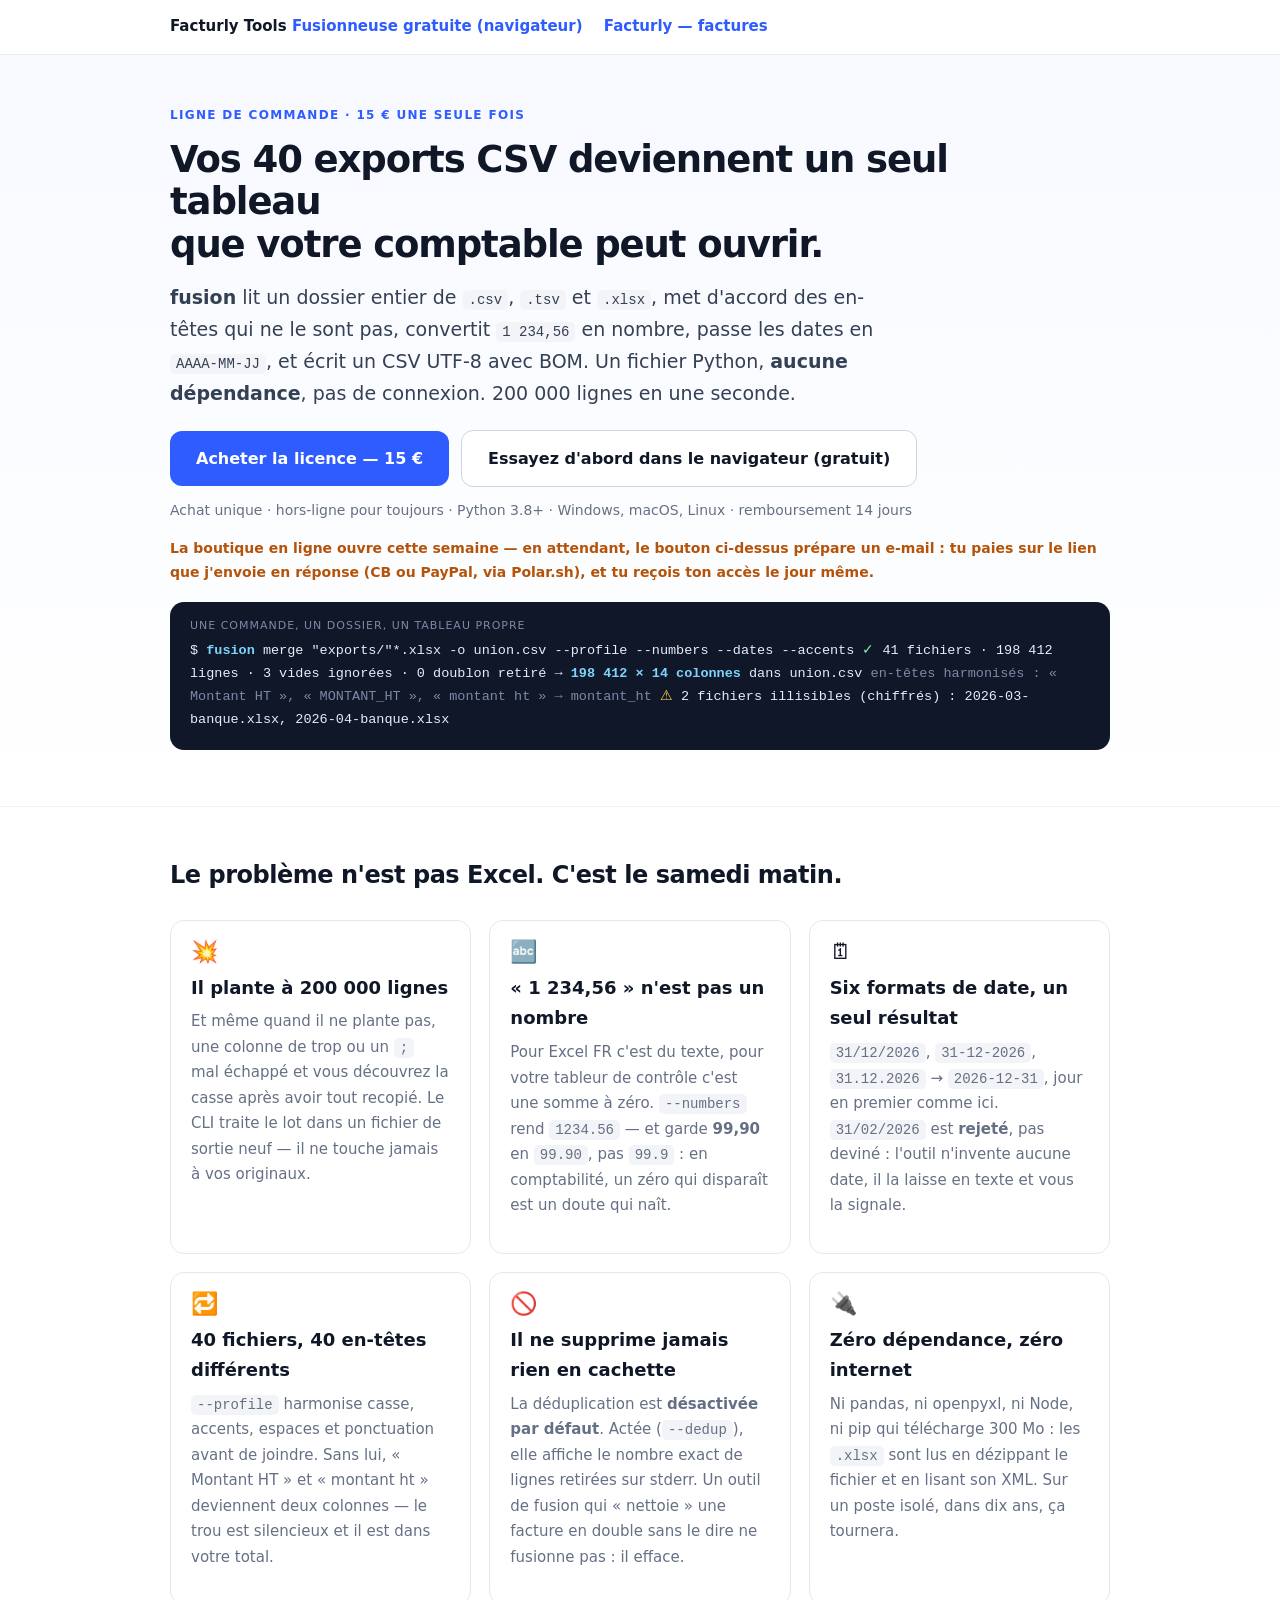
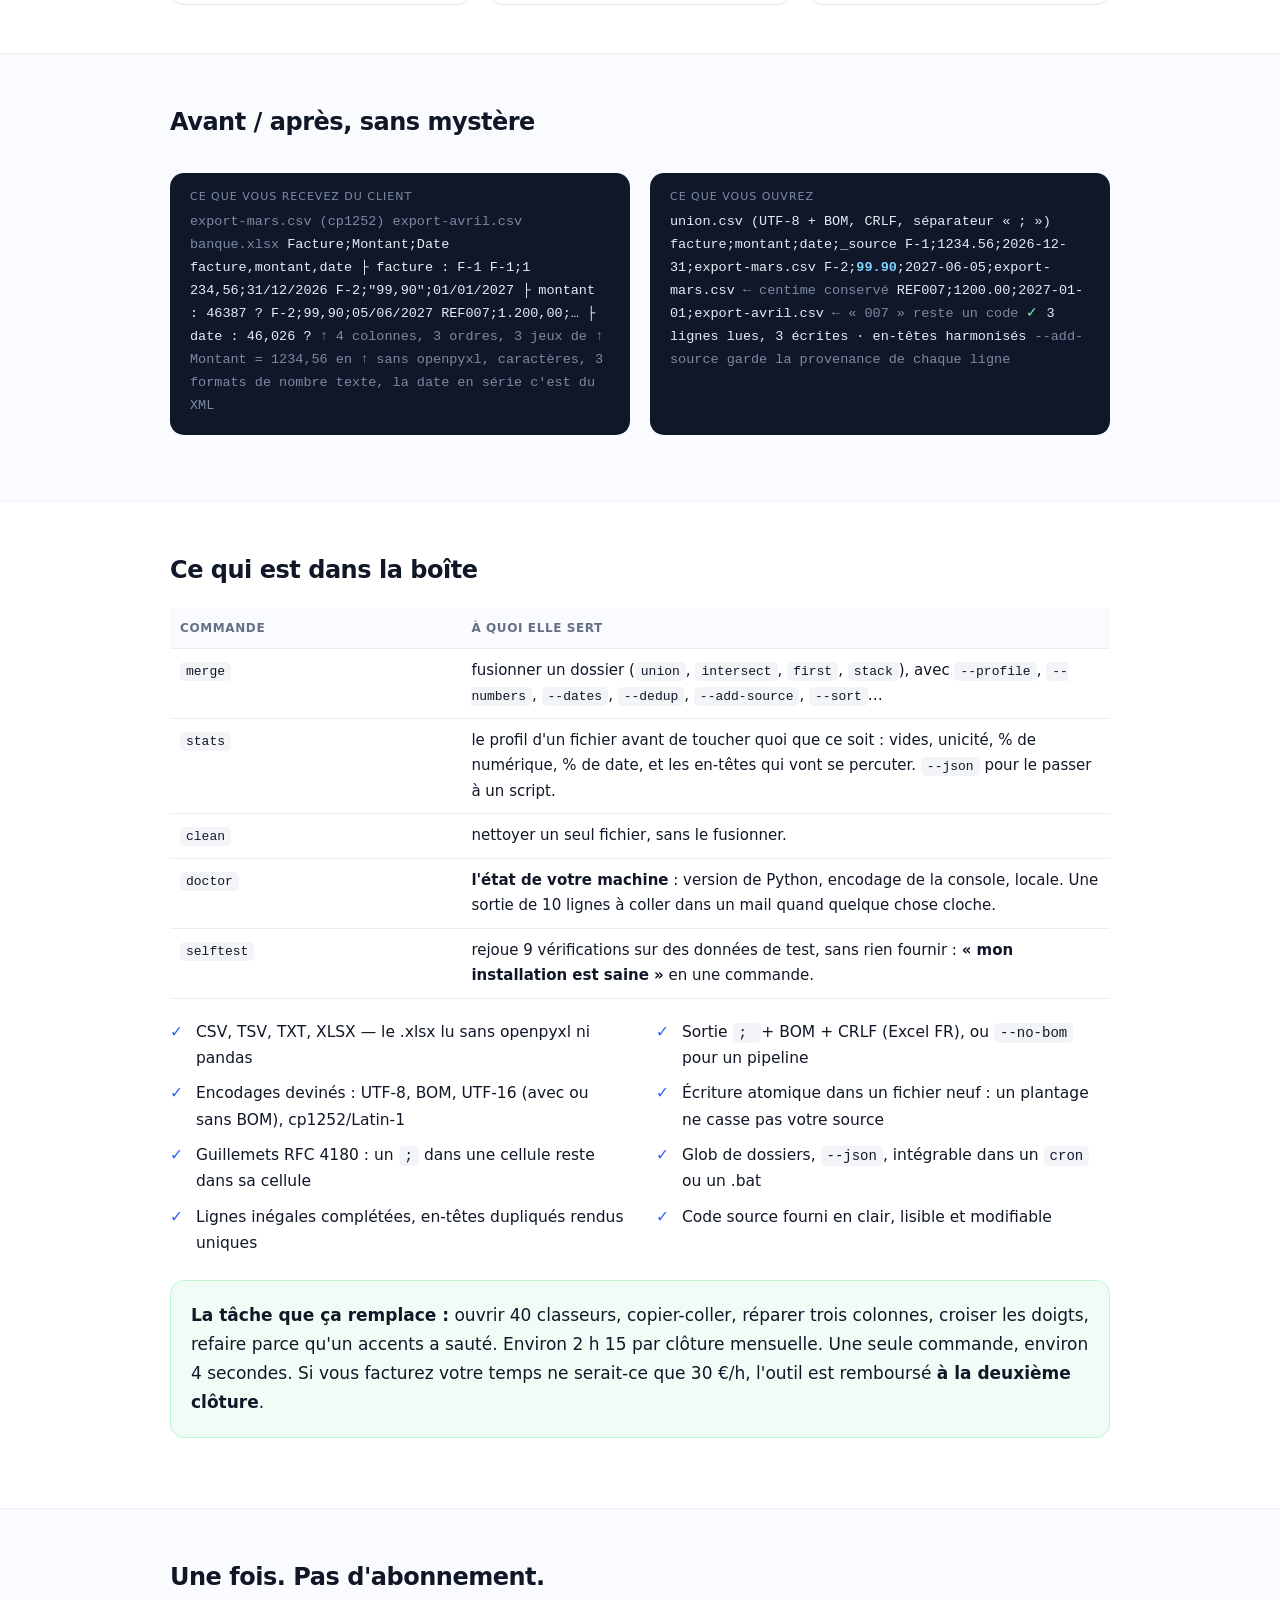
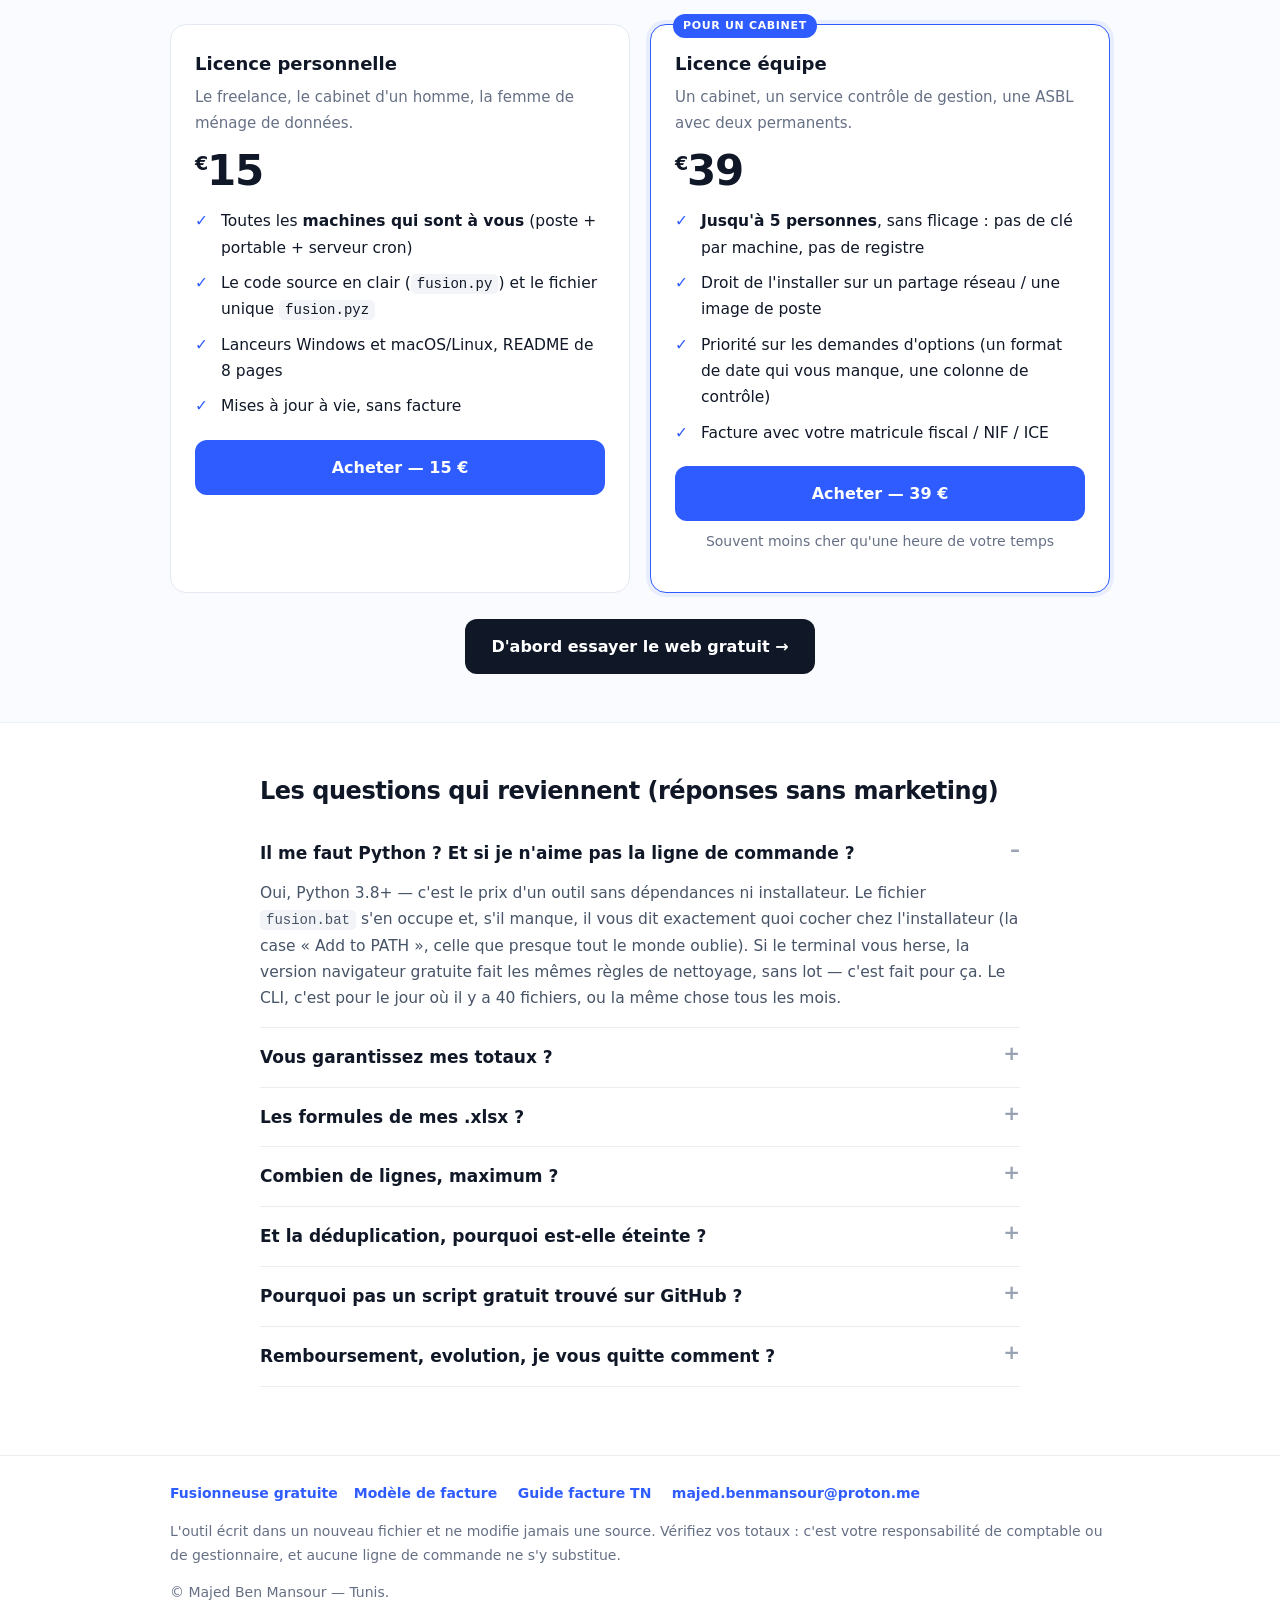
<file: fusion-csv-cli.html>
<!doctype html>
<html lang="fr"><head>
<meta charset="utf-8"><meta name="viewport" content="width=device-width,initial-scale=1">
<title>fusion — fusionner, nettoyer et dédupliquer des CSV/Excel en lot (ligne de commande) — 15 € à vie</title>
<meta name="description" content="Un seul fichier Python, aucune dépendance : fusionne 40 exports CSV ou .xlsx en un tableau propre, harmonise les en-têtes, convertit « 1 234,56 » en nombre, passe les dates en ISO, et ne supprime jamais une ligne sans vous le dire. 15 € une seule fois, tourne hors-ligne.">
<link rel="canonical" href="https://maxelxa.github.io/facturly/fusion-csv-cli.html">
<meta property="og:type" content="product">
<meta property="og:title" content="fusion — le CSV que votre comptable peut ouvrir, en une commande">
<meta property="og:description" content="Fusion par lot de CSV/TSV/XLSX, sans pandas ni openpyxl. 200 000 lignes en ~1 s. 15 €, licence à vie, hors-ligne.">
<script type="application/ld+json">
{"@context":"https://schema.org","@type":"Product","name":"fusion — CLI de fusion et nettoyage de CSV/Excel",
"description":"Outil en ligne de commande qui fusionne, nettoie et déduplique des fichiers CSV, TSV et XLSX en lot. Aucune dépendance externe (Python 3.8+), lit les .xlsx sans openpyxl ni pandas, normalise les en-têtes, les nombres à la française et les dates, écrit un CSV UTF-8 avec BOM prêt pour Excel.",
"brand":{"@type":"Brand","name":"Facturly Tools"},
"softwareVersion":"1.0.0","applicationCategory":"BusinessApplication","operatingSystem":"Windows, macOS, Linux",
"offers":[{"@type":"Offer","price":"15","priceCurrency":"EUR","availability":"https://schema.org/InStock",
"url":"https://maxelxa.github.io/facturly/fusion-csv-cli.html","name":"Licence personnelle (vos machines, à vie)"},
{"@type":"Offer","price":"39","priceCurrency":"EUR","availability":"https://schema.org/InStock",
"url":"https://maxelxa.github.io/facturly/fusion-csv-cli.html","name":"Licence équipe (jusqu'à 5 personnes)"}]}
</script>
<style>
body{font:17px/1.7 system-ui,-apple-system,"Segoe UI",Roboto,sans-serif;color:#101828;margin:0;background:#fff}
.wrap{max-width:940px;margin:0 auto;padding:0 22px}
h1{font-size:37px;line-height:1.15;letter-spacing:-.03em;margin:0 0 14px}
h2{font-size:24px;margin:0 0 12px;letter-spacing:-.02em}
h3{font-size:18px;margin:0 0 6px}
p{margin:0 0 14px}.muted{color:#667085;font-size:15px}
a{color:#2f5cff}
.kicker{font-size:12px;font-weight:800;letter-spacing:.11em;text-transform:uppercase;color:#2f5cff;margin:0 0 14px}
.hero{padding:50px 0 38px;background:linear-gradient(180deg,#f7f9ff,#fff);border-bottom:1px solid #eef1f8}
section{padding:48px 0}
section.tint{background:#fafbfe;border-top:1px solid #eef1f8;border-bottom:1px solid #eef1f8}
.btn{display:inline-block;background:#2f5cff;color:#fff;font-weight:700;padding:14px 26px;border-radius:12px;text-decoration:none;font-size:16px}
.btn.g{background:#101828}.btn.ghost{background:#fff;color:#101828;border:1px solid #d0d5dd}
.cta{display:flex;gap:12px;flex-wrap:wrap;align-items:center;margin-top:20px}
code,kbd{font:14px ui-monospace,Menlo,monospace;background:#f2f4f7;padding:2px 6px;border-radius:5px}
.term{background:#0f1729;color:#e6edf7;border-radius:14px;padding:18px 20px;font:13.5px/1.7 ui-monospace,Menlo,monospace;overflow-x:auto;margin:18px 0}
.term b{color:#7dd3fc}.term .c{color:#7d8aa5}.term .ok{color:#86efac}.term .w{color:#fcd34d}
.term .lbl{display:block;color:#7d8aa5;font:11px/1 system-ui;letter-spacing:.09em;text-transform:uppercase;margin-bottom:9px}
.grid2{display:grid;grid-template-columns:1fr 1fr;gap:20px}
.grid3{display:grid;grid-template-columns:repeat(3,1fr);gap:18px;margin-top:24px}
.card{background:#fff;border:1px solid #e4e8f2;border-radius:14px;padding:20px}
.card .em{font-size:22px;line-height:1;margin-bottom:10px}
.box{background:#f5f7fc;border:1px solid #e4e8f2;border-radius:14px;padding:20px;margin:22px 0}
.box.ok{background:#f0fdf6;border-color:#bbf7d0}.box.warn{background:#fffbeb;border-color:#fde68a}
table{width:100%;border-collapse:collapse;font-size:15px;margin:18px 0}
th,td{border-bottom:1px solid #eaecf0;padding:9px 10px;text-align:left;vertical-align:top}
th{background:#fafbfe;font-size:12px;text-transform:uppercase;letter-spacing:.05em;color:#667085}
td code{font-size:13px}
.plans{display:grid;grid-template-columns:1fr 1fr;gap:20px;margin-top:26px}
.plan{border:1px solid #e4e8f2;border-radius:16px;padding:24px;background:#fff}
.plan.best{border-color:#2f5cff;box-shadow:0 0 0 4px rgba(47,92,255,.08);position:relative}
.plan.best:before{content:"pour un cabinet";position:absolute;top:-11px;left:22px;background:#2f5cff;color:#fff;font-size:11px;font-weight:800;letter-spacing:.06em;text-transform:uppercase;padding:3px 10px;border-radius:999px}
.plan .p{font-size:42px;font-weight:800;letter-spacing:-.03em;margin:6px 0 2px;line-height:1}
.plan .p sup{font-size:19px;font-weight:700;top:-17px}
.plan ul{list-style:none;padding:0;margin:16px 0 20px}
.plan li{padding-left:26px;position:relative;margin-bottom:9px;font-size:15.5px}
.plan li:before{content:"✓";position:absolute;left:0;color:#2f5cff;font-weight:800}
details{border-bottom:1px solid #eaecf0;padding:15px 0}
summary{cursor:pointer;font-weight:700;list-style:none;display:flex;justify-content:space-between;gap:16px}
summary::-webkit-details-marker{display:none}
summary:after{content:"+";color:#98a2b3;font-size:20px;line-height:1}
details[open] summary:after{content:"–"}
details p{margin:12px 0 0;color:#475467;font-size:15.5px}
ul.check{list-style:none;padding:0;margin:20px 0 0;columns:2;column-gap:32px}
ul.check li{padding-left:26px;position:relative;margin-bottom:9px;break-inside:avoid;font-size:15.5px}
ul.check li:before{content:"✓";position:absolute;left:0;color:#2f5cff;font-weight:800}
nav{border-bottom:1px solid #eaecf0;padding:14px 0;font-size:15px;font-weight:600}
nav a{text-decoration:none;margin-right:16px}
footer{border-top:1px solid #eaecf0;margin-top:20px;padding:26px 0 60px;color:#667085;font-size:14px}
footer a{margin-right:16px;text-decoration:none;font-weight:600}
.small{font-size:14px;color:#667085}
@media(max-width:820px){.grid2,.grid3,.plans{grid-template-columns:1fr}ul.check{columns:1}h1{font-size:29px}}
</style>
</head>
<body>

<nav><div class="wrap"><strong>Facturly Tools</strong>
<a href="../csvmerge/">Fusionneuse gratuite (navigateur)</a>
<a href="facture-freelance-tunisie.html">Facturly — factures</a>
</div></nav>

<header class="hero"><div class="wrap">
  <p class="kicker">Ligne de commande · 15 € une seule fois</p>
  <h1>Vos 40 exports CSV deviennent un seul tableau<br>que votre comptable peut ouvrir.</h1>
  <p style="font-size:19px;color:#344054;max-width:38em">
    <b>fusion</b> lit un dossier entier de <code>.csv</code>, <code>.tsv</code> et <code>.xlsx</code>,
    met d'accord des en-têtes qui ne le sont pas, convertit <code>1&nbsp;234,56</code> en nombre,
    passe les dates en <code>AAAA-MM-JJ</code>, et écrit un CSV UTF-8 avec BOM.
    Un fichier Python, <b>aucune dépendance</b>, pas de connexion. 200&nbsp;000 lignes en une seconde.
  </p>
  <div class="cta">
    <a class="btn" data-buy="cli" href="mailto:majed.benmansour@proton.me?subject=%5Bfusion%5D%20Licence%20personnelle%20(15%20%E2%82%AC)">Acheter la licence — 15 €</a>
    <a class="btn ghost" href="../csvmerge/">Essayez d'abord dans le navigateur (gratuit)</a>
  </div>
  <p class="small" style="margin-top:12px">Achat unique · hors-ligne pour toujours · Python 3.8+ · Windows, macOS, Linux · remboursement 14 jours</p>
  <p class="small" data-buy-note hidden style="color:#b45309;font-weight:600"></p>

  <div class="term"><span class="lbl">une commande, un dossier, un tableau propre</span>
$ <b>fusion</b> merge "exports/"*.xlsx -o union.csv --profile --numbers --dates --accents

<span class="ok">✓</span> 41 fichiers · 198 412 lignes · 3 vides ignorées · 0 doublon retiré → <b>198 412 × 14 colonnes</b> dans union.csv
<span class="c">  en-têtes harmonisés : « Montant HT », « MONTANT_HT », « montant ht » → montant_ht</span>
<span class="w">⚠</span> 2 fichiers illisibles (chiffrés) : 2026-03-banque.xlsx, 2026-04-banque.xlsx</div>
</div></header>

<section><div class="wrap">
  <h2>Le problème n'est pas Excel. C'est le samedi matin.</h2>
  <div class="grid3">
    <div class="card"><div class="em">💥</div><h3>Il plante à 200 000 lignes</h3>
      <p class="muted">Et même quand il ne plante pas, une colonne de trop ou un <code>; </code> mal
      échappé et vous découvrez la casse après avoir tout recopié. Le CLI traite le lot dans un
      fichier de sortie neuf — il ne touche jamais à vos originaux.</p></div>
    <div class="card"><div class="em">🔤</div><h3>« 1 234,56 » n'est pas un nombre</h3>
      <p class="muted">Pour Excel FR c'est du texte, pour votre tableur de contrôle c'est une somme à zéro.
      <code>--numbers</code> rend <code>1234.56</code> — et garde <b>99,90</b> en <code>99.90</code>, pas
      <code>99.9</code> : en comptabilité, un zéro qui disparaît est un doute qui naît.</p></div>
    <div class="card"><div class="em">🗓</div><h3>Six formats de date, un seul résultat</h3>
      <p class="muted"><code>31/12/2026</code>, <code>31-12-2026</code>, <code>31.12.2026</code> → <code>2026-12-31</code>,
      jour en premier comme ici. <code>31/02/2026</code> est <b>rejeté</b>, pas deviné : l'outil n'invente
      aucune date, il la laisse en texte et vous la signale.</p></div>
    <div class="card"><div class="em">🔁</div><h3>40 fichiers, 40 en-têtes différents</h3>
      <p class="muted"><code>--profile</code> harmonise casse, accents, espaces et ponctuation avant de
      joindre. Sans lui, « Montant HT » et « montant ht » deviennent deux colonnes — le trou est
      silencieux et il est dans votre total.</p></div>
    <div class="card"><div class="em">🚫</div><h3>Il ne supprime jamais rien en cachette</h3>
      <p class="muted">La déduplication est <b>désactivée par défaut</b>. Actée (<code>--dedup</code>), elle
      affiche le nombre exact de lignes retirées sur stderr. Un outil de fusion qui « nettoie » une
      facture en double sans le dire ne fusionne pas : il efface.</p></div>
    <div class="card"><div class="em">🔌</div><h3>Zéro dépendance, zéro internet</h3>
      <p class="muted">Ni pandas, ni openpyxl, ni Node, ni pip qui télécharge 300 Mo : les <code>.xlsx</code> sont
      lus en dézippant le fichier et en lisant son XML. Sur un poste isolé, dans dix ans, ça tournera.</p></div>
  </div>
</div></section>

<section class="tint"><div class="wrap">
  <h2>Avant / après, sans mystère</h2>
  <div class="grid2">
    <div class="term"><span class="lbl">ce que vous recevez du client</span>
<span class="c">export-mars.csv (cp1252)     export-avril.csv     banque.xlsx</span>

Facture;Montant;Date          facture,montant,date       ├ facture : F-1
F-1;1 234,56;31/12/2026        F-2;"99,90";01/01/2027     ├ montant : 46387 ?
F-2;99,90;05/06/2027           REF007;1.200,00;…         ├ date : 46,026 ?
<span class="c">↑ 4 colonnes, 3 ordres, 3 jeux de     ↑ Montant = 1234,56 en     ↑ sans openpyxl,
  caractères, 3 formats de nombre      texte, la date en série    c'est du XML</span></div>

    <div class="term"><span class="lbl">ce que vous ouvrez</span>
union.csv (UTF-8 + BOM, CRLF, séparateur « ; »)

facture;montant;date;_source
F-1;1234.56;2026-12-31;export-mars.csv
F-2;<b>99.90</b>;2027-06-05;export-mars.csv      <span class="c">← centime conservé</span>
REF007;1200.00;2027-01-01;export-avril.csv  <span class="c">← « 007 » reste un code</span>

<span class="ok">✓</span> 3 lignes lues, 3 écrites · en-têtes harmonisés
<span class="c">--add-source garde la provenance de chaque ligne</span></div>
  </div>
</div></section>

<section><div class="wrap">
  <h2>Ce qui est dans la boîte</h2>
  <table>
    <tr><th style="width:31%">Commande</th><th>à quoi elle sert</th></tr>
    <tr><td><code>merge</code></td><td>fusionner un dossier (<code>union</code>, <code>intersect</code>, <code>first</code>, <code>stack</code>), avec <code>--profile</code>, <code>--numbers</code>, <code>--dates</code>, <code>--dedup</code>, <code>--add-source</code>, <code>--sort</code>…</td></tr>
    <tr><td><code>stats</code></td><td>le profil d'un fichier avant de toucher quoi que ce soit : vides, unicité, % de numérique, % de date, et les en-têtes qui vont se percuter. <code>--json</code> pour le passer à un script.</td></tr>
    <tr><td><code>clean</code></td><td>nettoyer un seul fichier, sans le fusionner.</td></tr>
    <tr><td><code>doctor</code></td><td><b>l'état de votre machine</b> : version de Python, encodage de la console, locale. Une sortie de 10 lignes à coller dans un mail quand quelque chose cloche.</td></tr>
    <tr><td><code>selftest</code></td><td>rejoue 9 vérifications sur des données de test, sans rien fournir : <b>« mon installation est saine »</b> en une commande.</td></tr>
  </table>

  <ul class="check">
    <li>CSV, TSV, TXT, XLSX — le .xlsx lu sans openpyxl ni pandas</li>
    <li>Encodages devinés : UTF-8, BOM, UTF-16 (avec ou sans BOM), cp1252/Latin-1</li>
    <li>Guillemets RFC&nbsp;4180 : un <code>;</code> dans une cellule reste dans sa cellule</li>
    <li>Lignes inégales complétées, en-têtes dupliqués rendus uniques</li>
    <li>Sortie <code>; </code> + BOM + CRLF (Excel FR), ou <code>--no-bom</code> pour un pipeline</li>
    <li>Écriture atomique dans un fichier neuf : un plantage ne casse pas votre source</li>
    <li>Glob de dossiers, <code>--json</code>, intégrable dans un <code>cron</code> ou un .bat</li>
    <li>Code source fourni en clair, lisible et modifiable</li>
  </ul>

  <div class="box ok" style="margin-top:24px">
    <b>La tâche que ça remplace :</b> ouvrir 40 classeurs, copier-coller, réparer trois colonnes,
    croiser les doigts, refaire parce qu'un accents a sauté. Environ 2 h 15 par clôture mensuelle.
    Une seule commande, environ 4 secondes. Si vous facturez votre temps ne serait-ce que 30 €/h,
    l'outil est remboursé <b>à la deuxième clôture</b>.
  </div>
</div></section>

<section class="tint"><div class="wrap">
  <h2>Une fois. Pas d'abonnement.</h2>
  <div class="plans">
    <div class="plan">
      <h3>Licence personnelle</h3>
      <p class="muted">Le freelance, le cabinet d'un homme, la femme de ménage de données.</p>
      <div class="p"><sup>€</sup>15</div>
      <ul>
        <li>Toutes les <b>machines qui sont à vous</b> (poste + portable + serveur cron)</li>
        <li>Le code source en clair (<code>fusion.py</code>) et le fichier unique <code>fusion.pyz</code></li>
        <li>Lanceurs Windows et macOS/Linux, README de 8 pages</li>
        <li>Mises à jour à vie, sans facture</li>
      </ul>
      <a class="btn" data-buy="cli" href="mailto:majed.benmansour@proton.me?subject=%5Bfusion%5D%20Licence%20personnelle%20(15%20%E2%82%AC)" style="display:block;text-align:center">Acheter — 15 €</a>
    </div>
    <div class="plan best">
      <h3>Licence équipe</h3>
      <p class="muted">Un cabinet, un service contrôle de gestion, une ASBL avec deux permanents.</p>
      <div class="p"><sup>€</sup>39</div>
      <ul>
        <li><b>Jusqu'à 5 personnes</b>, sans flicage : pas de clé par machine, pas de registre</li>
        <li>Droit de l'installer sur un partage réseau / une image de poste</li>
        <li>Priorité sur les demandes d'options (un format de date qui vous manque, une colonne de contrôle)</li>
        <li>Facture avec votre matricule fiscal / NIF / ICE</li>
      </ul>
      <a class="btn" data-buy="cli-team" href="mailto:majed.benmansour@proton.me?subject=%5Bfusion%5D%20Licence%20%C3%A9quipe%20(39%20%E2%82%AC)" style="display:block;text-align:center">Acheter — 39 €</a>
      <p class="small" style="text-align:center;margin-top:9px">Souvent moins cher qu'une heure de votre temps</p>
    </div>
  </div>
  <div class="cta" style="justify-content:center;margin-top:26px">
    <a class="btn g" href="../csvmerge/">D'abord essayer le web gratuit →</a>
  </div>
</div></section>

<section><div class="wrap" style="max-width:760px">
  <h2>Les questions qui reviennent (réponses sans marketing)</h2>
  <details open><summary>Il me faut Python ? Et si je n'aime pas la ligne de commande ?</summary>
    <p>Oui, Python&nbsp;3.8+ — c'est le prix d'un outil sans dépendances ni installateur. Le fichier
    <code>fusion.bat</code> s'en occupe et, s'il manque, il vous dit exactement quoi cocher chez
    l'installateur (la case « Add to PATH », celle que presque tout le monde oublie). Si le terminal
    vous herse, la version navigateur gratuite fait les mêmes règles de nettoyage, sans lot —
    c'est fait pour ça. Le CLI, c'est pour le jour où il y a 40 fichiers, ou la même chose tous les mois.</p></details>
  <details><summary>Vous garantissez mes totaux ?</summary>
    <p><b>Non.</b> Ce que l'outil garantit : aucune ligne perdue silencieusement, un fichier source jamais modifié,
    un compte de lignes affiché à la fin. Ce que vous devez faire une fois (30 s) : la somme d'une colonne avant,
    après. C'est écrit en tête du README, et c'est le seul conseil qui vaille pour un outil à 15 €.</p></details>
  <details><summary>Les formules de mes .xlsx ?</summary>
    <p>Elles ne sont pas recalculées : Excel stocke la dernière valeur calculée dans le fichier, c'est elle qui est lue.
    Résultat identique à un copier-coller « valeurs ». Ne sont pas lus : tableaux croisés dynamiques, macros,
    fichiers protégés par mot de passe — pour ces trois-là, aucun outil de ce prix ne le fera.</p></details>
  <details><summary>Combien de lignes, maximum ?</summary>
    <p>~500 000 en confort (mémoire : tout est lu puis écrit, pas de stream partiel). Mesuré : 200 000 lignes,
    4 fichiers, <b>~1 s</b> sous Python 3.13. Au-delà, découpez par mois — un CSV de 2 millions de lignes n'est
    plus un fichier de travail, c'est une base de données, et il vous faut autre chose (dites-le-moi, je dirai
    franchement si ce n'est pas mon outil).</p></details>
  <details><summary>Et la déduplication, pourquoi est-elle éteinte ?</summary>
    <p>Parce que deux lignes identiques dans un journal de ventes signifient souvent <b>deux ventes identiques</b>,
    pas une erreur. La première version de cet outil la faisait par défaut ; j'ai perdu une ligne sur un jeu de test,
    et j'ai compris que le silence était inacceptable sur des données comptables. <code>--dedup</code>,
    <code>--dedup-ci</code>, <code>--dedup-key facture</code> existent, et chaque retrait est chiffré à l'écran.</p></details>
  <details><summary>Pourquoi pas un script gratuit trouvé sur GitHub ?</summary>
    <p>Il y en a, et plusieurs sont bons. Ce que celui-ci a de rare : les nombres et les dates <b>à la française</b>
    (le « 1 234,56 » avec espace insécable, la date jour-en-premier, le rejet des dates impossibles), le BOM
    et le CRLF qui font qu'Excel ouvre le fichier sans que « Ça » devienne « Ãa », la lecture des <code>.xlsx</code>
    sans dépendance, l'absence de suppression silencieuse, et un <code>doctor</code> qui répond à votre question
    avant que vous ne m'écriviez. Si un script gratuit vous suffit, gardez-le — ce n'est pas 15 € de différence,
    c'est 40 fois 15 minutes de réparation.</p></details>
  <details><summary>Remboursement, evolution, je vous quitte comment ?</summary>
    <p>14 jours, sans justification, par le marchand. Ensuite : un mail à
    <strong>majed.benmansour@proton.me</strong>, et pour un bug, joignez la sortie de <code>fusion doctor</code> —
    avec ça je répond en général dans la journée, sans ticket ni formulaire.</p></details>
</div></section>

<footer><div class="wrap">
  <p><a href="../csvmerge/">Fusionneuse gratuite</a><a href="modele-facture.html">Modèle de facture</a>
  <a href="facture-freelance-tunisie.html">Guide facture TN</a>
  <a href="mailto:majed.benmansour@proton.me">majed.benmansour@proton.me</a></p>
  <p class="small">L'outil écrit dans un nouveau fichier et ne modifie jamais une source. Vérifiez vos totaux :
  c'est votre responsabilité de comptable ou de gestionnaire, et aucune ligne de commande ne s'y substitue.</p>
  <p class="small">© Majed Ben Mansour — Tunis.</p>
</div></footer>

<script src="store.js"></script>
</body></html>
</file>
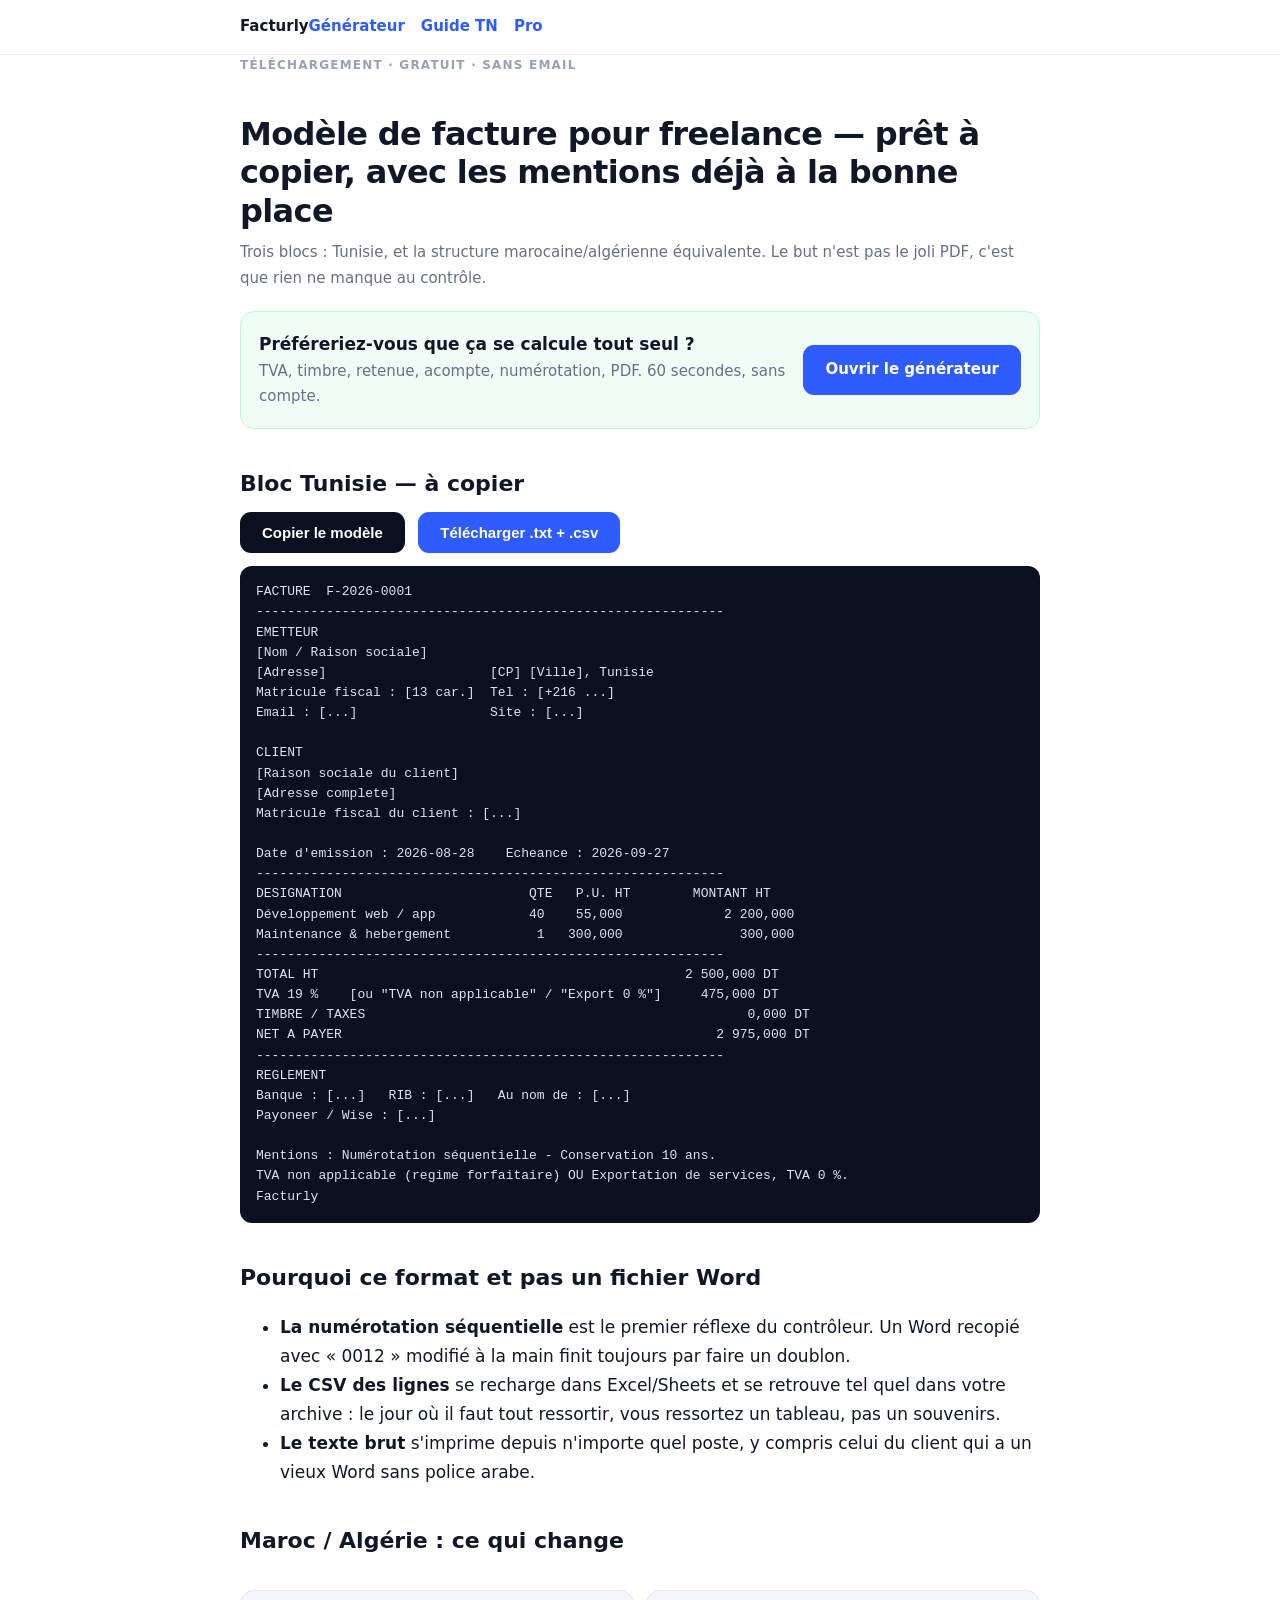
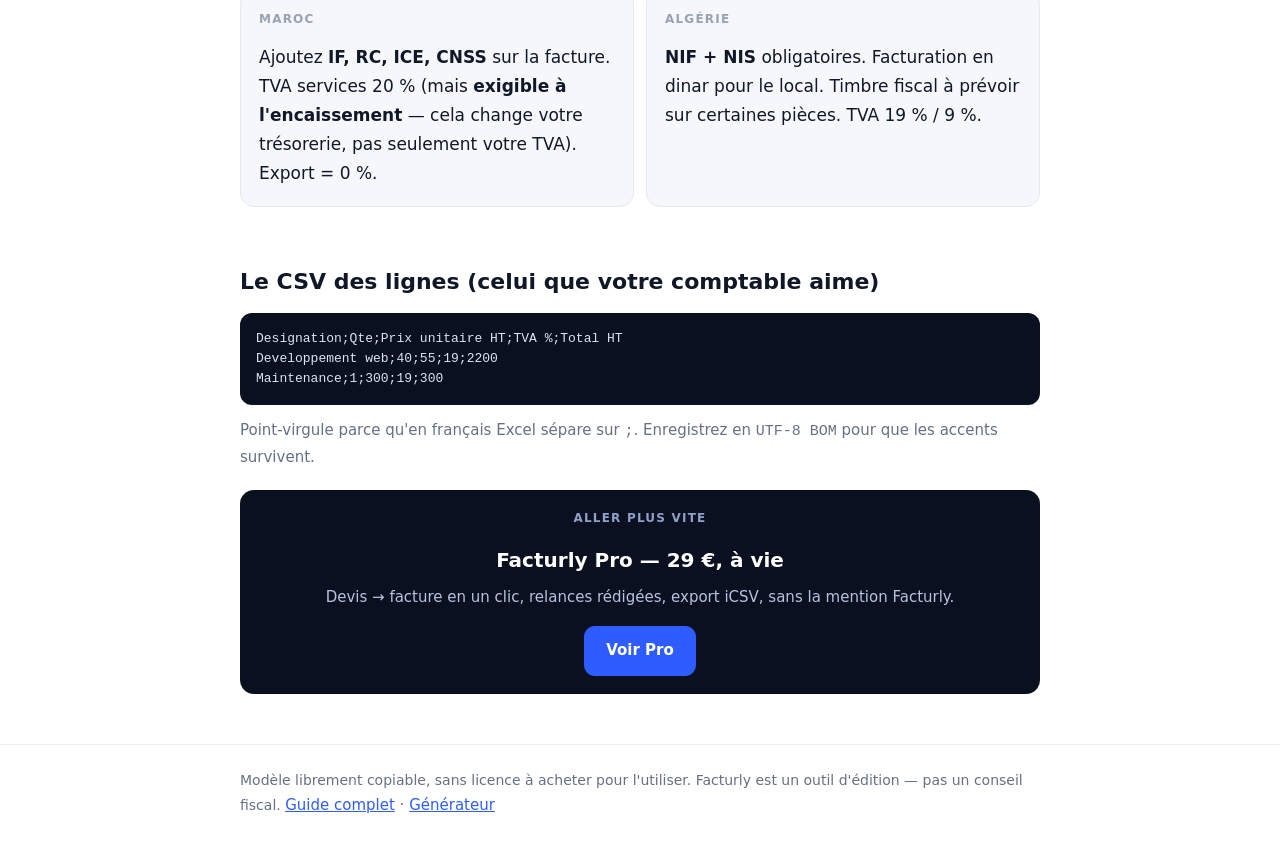
<file: modele-facture.html>
<!doctype html>
<html lang="fr"><head>
<meta charset="utf-8"><meta name="viewport" content="width=device-width,initial-scale=1">
<title>Modèle de facture freelance à télécharger (TXT / HTML / CSV) — Tunisie, Maroc, Algérie</title>
<meta name="description" content="Modèle de facture gratuit à copier-coller, avec les mentions légales tunisiennes, marocaines et algériennes déjà placées. Formats HTML imprimable, texte brut et CSV. 100% gratuit, sans email, sans inscription.">
<link rel="canonical" href="https://maxelxa.github.io/facturly/modele-facture.html">
<style>
body{font:17px/1.7 system-ui,-apple-system,"Segoe UI",Roboto,sans-serif;color:#101828;margin:0;background:#fff}
.wrap{max-width:800px;margin:0 auto;padding:0 22px}
h1{font-size:32px;line-height:1.2;letter-spacing:-.02em;margin:40px 0 10px}
h2{font-size:22px;margin:36px 0 10px}p{margin:0 0 14px}.muted{color:#667085;font-size:15px}a{color:#2f5cff}
.box{background:#f5f7fc;border:1px solid #e4e8f2;border-radius:14px;padding:18px;margin:20px 0}
pre{background:#0b1020;color:#dbe3f5;padding:16px;border-radius:12px;overflow:auto;font:13px/1.55 ui-monospace,Menlo,monospace}
.btn{display:inline-block;background:#2f5cff;color:#fff;font-weight:700;padding:12px 22px;border-radius:11px;text-decoration:none;border:0;cursor:pointer;font-size:15px}
.btn.g{background:#0b1020}nav{border-bottom:1px solid #eaecf0;padding:14px 0;font-size:15px;font-weight:600}nav a{text-decoration:none;margin-right:16px}
.h{font-size:12px;font-weight:800;letter-spacing:.1em;text-transform:uppercase;color:#98a2b3}
footer{border-top:1px solid #eaecf0;margin-top:50px;padding:24px 0 50px;color:#667085;font-size:14px}
.gate{display:grid;gap:12px;grid-template-columns:1fr 1fr}@media(max-width:640px){.gate{grid-template-columns:1fr}}
</style>
<script>
const TN = `FACTURE  F-2026-0001
------------------------------------------------------------
EMETTEUR
[Nom / Raison sociale]
[Adresse]                     [CP] [Ville], Tunisie
Matricule fiscal : [13 car.]  Tel : [+216 ...]
Email : [...]                 Site : [...]

CLIENT
[Raison sociale du client]
[Adresse complete]
Matricule fiscal du client : [...]

Date d'emission : 2026-08-28    Echeance : 2026-09-27
------------------------------------------------------------
DESIGNATION                        QTE   P.U. HT        MONTANT HT
Développement web / app            40    55,000             2 200,000
Maintenance & hebergement           1   300,000               300,000
------------------------------------------------------------
TOTAL HT                                               2 500,000 DT
TVA 19 %    [ou "TVA non applicable" / "Export 0 %"]     475,000 DT
TIMBRE / TAXES                                                 0,000 DT
NET A PAYER                                                2 975,000 DT
------------------------------------------------------------
REGLEMENT
Banque : [...]   RIB : [...]   Au nom de : [...]
Payoneer / Wise : [...]

Mentions : Numérotation séquentielle - Conservation 10 ans.
TVA non applicable (regime forfaitaire) OU Exportation de services, TVA 0 %.
Facturly`;

const MA = `FACTURE N° F-2026-0001
------------------------------------------------------------
Fournisseur : [Raison sociale] - [Adresse] - [Ville]
IF : [...]   RC : [...]   ICE : [...]   CNSS : [...]
Client    : [Raison sociale] - [Adresse] - ICE : [...]
Date : 2026-08-28
------------------------------------------------------------
Designation                        QTE   P.U. HT     Total HT
Developpement web                   40    550,000     22 000,000
Maintenance                          1  3 000,000      3 000,000
------------------------------------------------------------
Total HT ......................................... 25 000,000 DH
TVA 20 % .......................................... 5 000,000 DH
TTC ............................................... 30 000,000 DH
------------------------------------------------------------
TVA sur les services : exigibilite a l'encaissement.
Export de services : TVA 0 % - a justifier par la preuve de paiement.
Facturly`;

function dl(){
  const mk=(n,c)=>{const b=new Blob([c],{type:"text/plain;charset=utf-8"});const a=document.createElement("a");
    a.href=URL.createObjectURL(b);a.download=n;a.click();};
  mk("modele-facture-tunisie.txt",TN);
  setTimeout(()=>{const rows="Designation;Qte;Prix unitaire HT;TVA %;Total HT\nDeveloppement web;40;55;19;2200\nMaintenance;1;300;19;300\n";
    const b=new Blob(["\ufeff"+rows],{type:"text/csv;charset=utf-8"});const a=document.createElement("a");
    a.href=URL.createObjectURL(b);a.download="facture-lignes.csv";a.click();},120);
}
function cp(){navigator.clipboard.writeText(TN).then(()=>alert("Copié ✓"));}</script>
</head><body>
<nav><div class="wrap"><strong>Facturly</strong><a href="app/">Générateur</a><a href="facture-freelance-tunisie.html">Guide TN</a><a href="pro.html">Pro</a></div></nav>
<div class="wrap">
<p class="h">Téléchargement · gratuit · sans email</p>
<h1>Modèle de facture pour freelance — prêt à copier, avec les mentions déjà à la bonne place</h1>
<p class="muted">Trois blocs : Tunisie, et la structure marocaine/algérienne équivalente. Le but n'est pas le joli PDF, c'est que rien ne manque au contrôle.</p>

<div class="box" style="background:#f0fdf6;border-color:#bbf7d0;display:flex;gap:14px;align-items:center;flex-wrap:wrap">
  <div style="flex:1;min-width:230px"><b>Préféreriez-vous que ça se calcule tout seul&nbsp;?</b>
  <div class="muted">TVA, timbre, retenue, acompte, numérotation, PDF. 60 secondes, sans compte.</div></div>
  <a class="btn" href="app/">Ouvrir le générateur</a>
</div>

<h2>Bloc Tunisie — à copier</h2>
<button class="btn g" onclick="cp()">Copier le modèle</button>
<button class="btn" style="margin-left:8px" onclick="dl()">Télécharger .txt + .csv</button>
<pre id="tn">[le modèle s'affiche si le JavaScript est actif — sinon, copiez depuis le bouton ci-dessus après ouverture du fichier en local]</pre>

<h2>Pourquoi ce format et pas un fichier Word</h2>
<ul>
<li><b>La numérotation séquentielle</b> est le premier réflexe du contrôleur. Un Word recopié avec « 0012 » modifié à la main finit toujours par faire un doublon.</li>
<li><b>Le CSV des lignes</b> se recharge dans Excel/Sheets et se retrouve tel quel dans votre archive : le jour où il faut tout ressortir, vous ressortez un tableau, pas un souvenirs.</li>
<li><b>Le texte brut</b> s'imprime depuis n'importe quel poste, y compris celui du client qui a un vieux Word sans police arabe.</li>
</ul>

<h2>Maroc / Algérie : ce qui change</h2>
<div class="gate">
<div class="box"><p class="h">Maroc</p><p style="margin:0">Ajoutez <b>IF, RC, ICE, CNSS</b> sur la facture. TVA services 20 %
(mais <b>exigible à l'encaissement</b> — cela change votre trésorerie, pas seulement votre TVA). Export = 0 %.</p></div>
<div class="box"><p class="h">Algérie</p><p style="margin:0"><b>NIF + NIS</b> obligatoires. Facturation en dinar pour le local.
Timbre fiscal à prévoir sur certaines pièces. TVA 19 % / 9 %.</p></div>
</div>

<h2>Le CSV des lignes (celui que votre comptable aime)</h2>
<pre>Designation;Qte;Prix unitaire HT;TVA %;Total HT
Developpement web;40;55;19;2200
Maintenance;1;300;19;300</pre>
<p class="muted">Point-virgule parce qu'en français Excel sépare sur <code>;</code>. Enregistrez en <code>UTF-8 BOM</code> pour que les accents survivent.</p>

<div class="box" style="text-align:center;background:#0b1020;border:0;color:#fff">
<p class="h" style="color:#8fa0c9">Aller plus vite</p>
<b style="font-size:20px">Facturly Pro — 29 €, à vie</b>
<p style="margin:8px 0 16px;color:#b7c3de;font-size:15px">Devis → facture en un clic, relances rédigées, export iCSV, sans la mention Facturly.</p>
<a class="btn" href="pro.html">Voir Pro</a>
</div>
</div>
<footer><div class="wrap">Modèle librement copiable, sans licence à acheter pour l'utiliser. Facturly est un outil d'édition — pas un conseil fiscal.
<span class="muted"><a href="facture-freelance-tunisie.html">Guide complet</a> · <a href="app/">Générateur</a></span></div></footer>
<script>document.getElementById("tn").textContent=TN;</script>
</body></html>
</file>
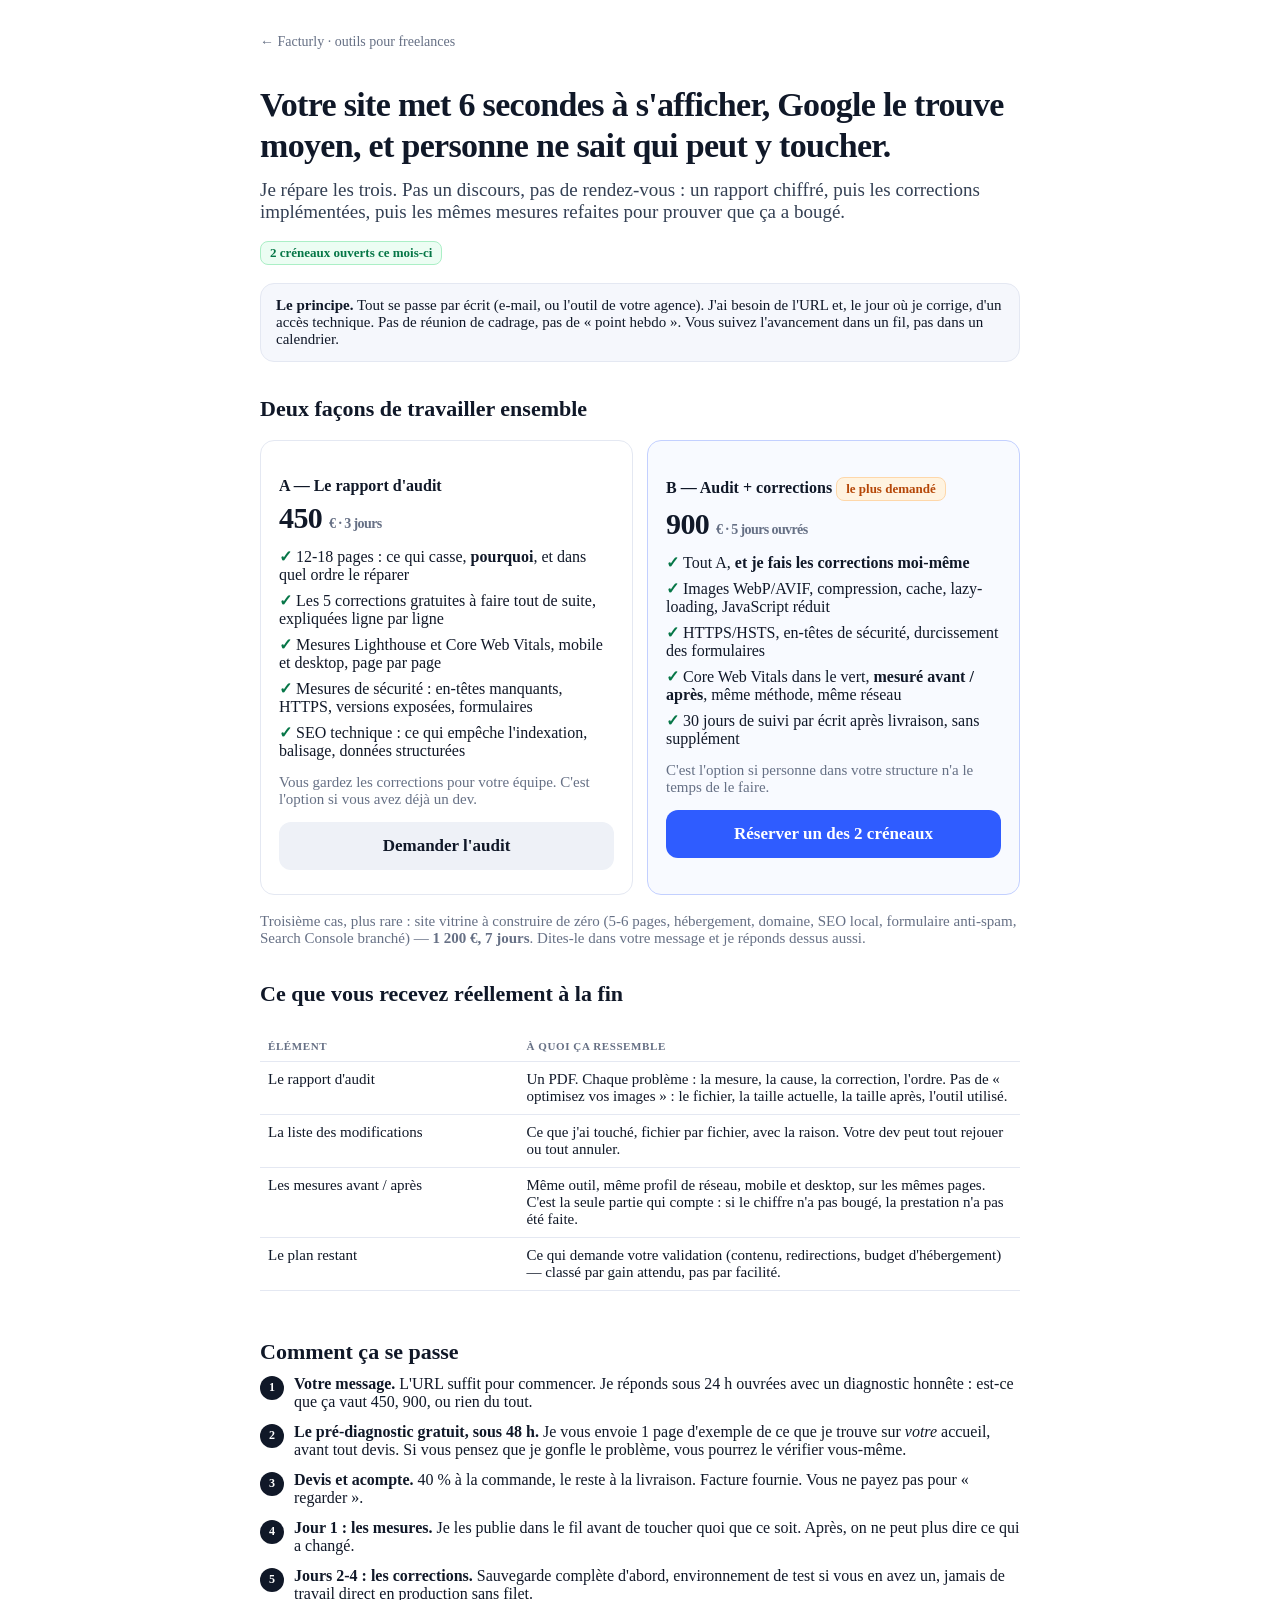
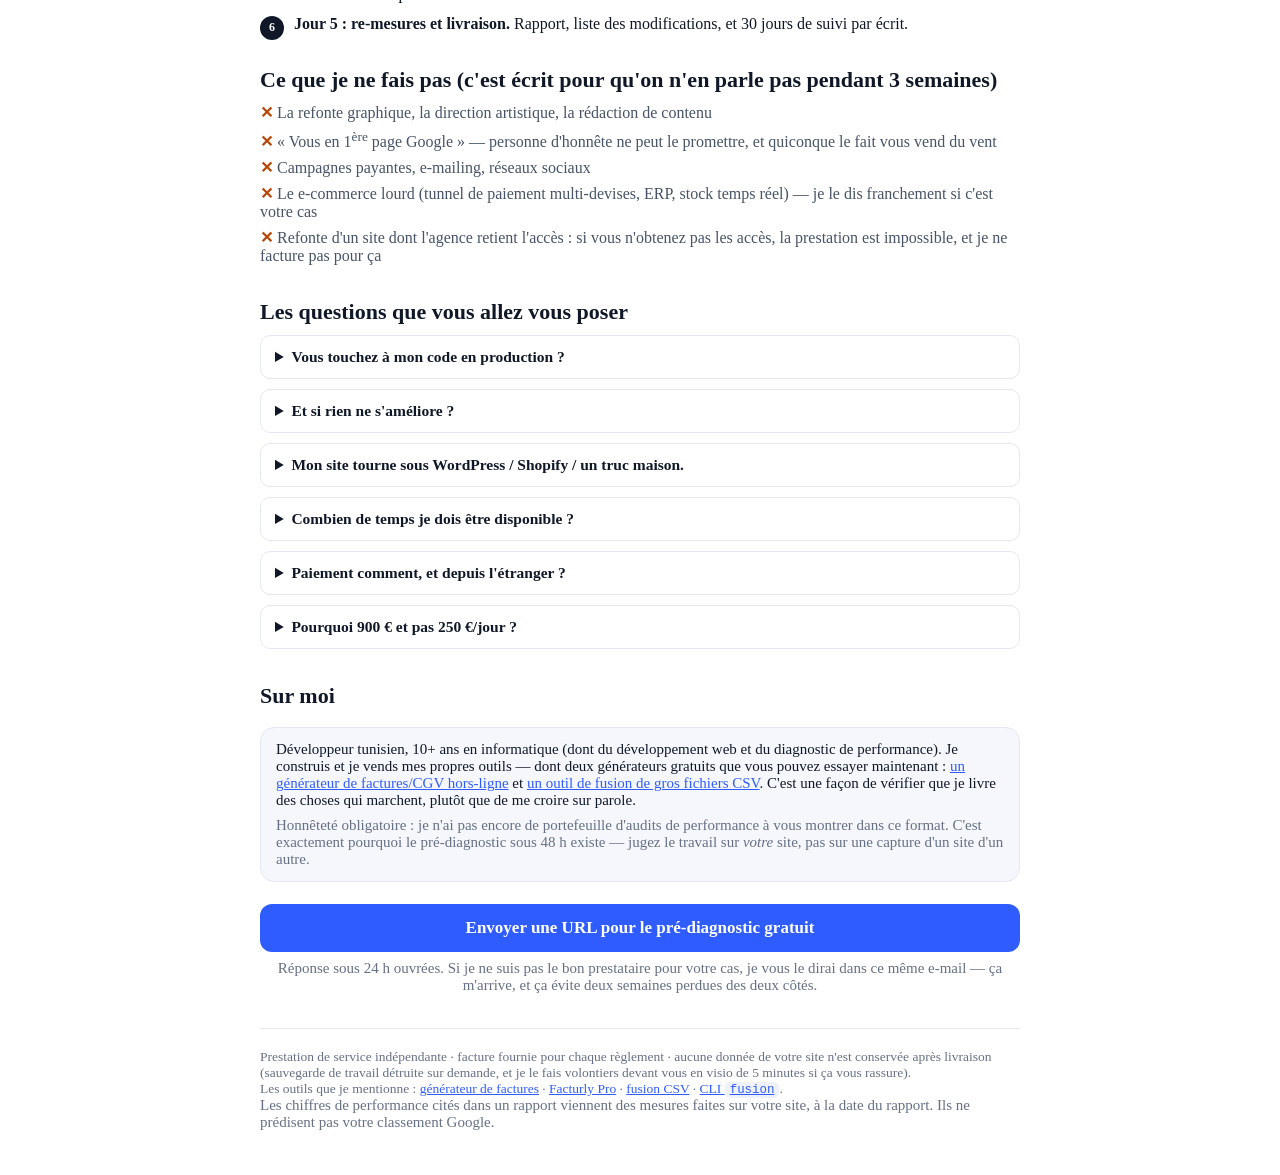
<file: service-audit-site.html>
<!doctype html>
<html lang="fr"><head>
<meta charset="utf-8"><meta name="viewport" content="width=device-width,initial-scale=1">
<title>Votre site est lent, mal référencé et mal sécurisé — réparé en 5 jours, 900 € prix ferme</title>
<meta name="description" content="Audit Performance + SEO + Sécurité pour site de TPE ou d'agence : mesures avant/après, corrections implémentées en 5 jours ouvrés, 900 € tout compris, ou 450 € pour le rapport seul. Sans rendez-vous, sans appel, travail asynchrone.">
<meta property="og:title" content="Site lent et mal référencé : remise à niveau en 5 jours, 900 €">
<meta property="og:description" content="Rapport d'audit 12-18 pages à 450 €, ou audit + corrections implémentées en 5 jours à 900 €. Mesures avant/après fournies. Aucun appel, aucun rendez-vous.">
<link rel="canonical" href="https://maxelxa.github.io/facturly/service-audit-site.html">
<style>
:root{--ink:#101828;--mut:#667085;--line:#e4e8f2;--bg:#f5f7fc;--accent:#2f5cff;--ok:#067647;--warn:#b54708}
*{box-sizing:border-box}
body{font:clamp(16px,1.05vw+13px,17px)/1.7 system-ui,-apple-system,"Segoe UI",Roboto,Arial,sans-serif;color:var(--ink);margin:0;background:#fff;overflow-wrap:break-word}
.wrap{max-width:800px;margin:0 auto;padding:0 20px}
header{padding:34px 0 8px;font-size:14px}
header a{color:var(--mut);text-decoration:none}header a:hover{color:var(--accent)}
h1{font-size:clamp(26px,4.2vw,34px);line-height:1.22;letter-spacing:-.02em;margin:26px 0 12px}
h2{font-size:clamp(19px,2.6vw,22px);margin:34px 0 10px}h3{font-size:16px;margin:20px 0 6px}
p{margin:0 0 14px}.lead{font-size:clamp(17px,2vw,19px);color:#344054;margin:0 0 18px}
.muted{color:var(--mut);font-size:15px}
a{color:var(--accent)}
.box{background:var(--bg);border:1px solid var(--line);border-radius:14px;padding:16px 18px;margin:18px 0}
.box.tight{padding:13px 15px;font-size:15px}
.grid{display:grid;grid-template-columns:1fr 1fr;gap:14px;margin:18px 0}
@media(max-width:640px){.grid{grid-template-columns:1fr}}
.card{border:1px solid var(--line);border-radius:14px;padding:16px 18px}
.card.hi{border-color:#c3d0ff;background:#f8faff}
.price{font-size:30px;font-weight:800;letter-spacing:-.02em}.price small{font-size:14px;font-weight:600;color:var(--mut)}
ul,ol{margin:0 0 14px;padding-left:20px}li{margin:0 0 7px}
.no li{list-style:none;margin-left:-20px;color:#475467}
.no li::before{content:"✕ ";color:var(--warn);font-weight:700}
.yes li{list-style:none;margin-left:-20px}
.yes li::before{content:"✓ ";color:var(--ok);font-weight:700}
.cta{display:block;text-align:center;background:var(--accent);color:#fff;text-decoration:none;font-weight:700;padding:14px 18px;border-radius:12px;margin:8px 0;font-size:17px}
.cta:hover{filter:brightness(1.08)}
.t{width:100%;border-collapse:collapse;font-size:15px;margin:14px 0}
.t th,.t td{text-align:left;padding:9px 8px;border-bottom:1px solid var(--line);vertical-align:top}
.t th{font-size:11px;text-transform:uppercase;letter-spacing:.6px;color:var(--mut)}
.t-scroll{overflow-x:auto;-webkit-overflow-scrolling:touch}
.steps{counter-reset:s;padding:0}
.steps li{list-style:none;counter-increment:s;position:relative;padding-left:34px;margin:0 0 12px}
.steps li::before{content:counter(s);position:absolute;left:0;top:1px;width:24px;height:24px;border-radius:50%;background:var(--ink);color:#fff;font-size:12px;font-weight:700;display:grid;place-items:center}
.f{border-top:1px solid var(--line);margin-top:34px;padding:20px 0 44px;color:var(--mut);font-size:13.5px}
details{border:1px solid var(--line);border-radius:10px;padding:12px 14px;margin:0 0 10px}
summary{cursor:pointer;font-weight:700;font-size:15.5px}
details p{margin:9px 0 0;font-size:15px;color:#344054}
.stamp{display:inline-block;background:#ecfdf3;color:var(--ok);border:1px solid #abefc6;border-radius:8px;padding:3px 9px;font-size:13px;font-weight:700}
code{background:#eef1f7;border-radius:5px;padding:1px 5px;font-size:.92em}
</style>
</head><body>
<div class="wrap">
<header><a href="./">← Facturly · outils pour freelances</a></header>

<h1>Votre site met 6&nbsp;secondes à s'afficher, Google le trouve moyen, et personne ne sait qui peut y toucher.</h1>
<p class="lead">Je répare les trois. Pas un discours, pas de rendez-vous&nbsp;: un rapport chiffré, puis les corrections implémentées, puis les mêmes mesures refaites pour prouver que ça a bougé.</p>

<p><span class="stamp">2 créneaux ouverts ce mois-ci</span></p>

<div class="box tight">
  <b>Le principe.</b> Tout se passe par écrit (e-mail, ou l'outil de votre agence). J'ai besoin de l'URL et, le jour où je corrige, d'un accès technique. Pas de réunion de cadrage, pas de « point hebdo ». Vous suivez l'avancement dans un fil, pas dans un calendrier.
</div>

<h2>Deux façons de travailler ensemble</h2>
<div class="grid">
  <div class="card">
    <h3>A — Le rapport d'audit</h3>
    <div class="price">450&nbsp;<small>€ · 3 jours</small></div>
    <ul class="yes" style="margin-top:12px">
      <li>12-18 pages&nbsp;: ce qui casse, <b>pourquoi</b>, et dans quel ordre le réparer</li>
      <li>Les 5 corrections gratuites à faire tout de suite, expliquées ligne par ligne</li>
      <li>Mesures Lighthouse et Core Web Vitals, mobile et desktop, page par page</li>
      <li>Mesures de sécurité&nbsp;: en-têtes manquants, HTTPS, versions exposées, formulaires</li>
      <li>SEO technique : ce qui empêche l'indexation, balisage, données structurées</li>
    </ul>
    <p class="muted">Vous gardez les corrections pour votre équipe. C'est l'option si vous avez déjà un dev.</p>
    <a class="cta" style="background:#eef1f7;color:var(--ink)" href="mailto:majed.benmansour@proton.me?subject=Audit%20450%20%E2%82%AC%20%E2%80%94%20mon%20site%20et%20mes%20contraintes&body=Bonjour%20Majed%2C%0A%0AURL%20%3A%20%0A%0ACe%20qui%20vous%20g%C3%AAne%20le%20plus%20%3A%20%0A%0AContrainte%20%C3%A0%20conna%C3%AEtre%20(CMS%2C%20agence%2C%20d%C3%A9lai%20impos%C3%A9)%20%3A%20%0A%0ACordialement%2C%0A">Demander l'audit</a>
  </div>
  <div class="card hi">
    <h3>B — Audit + corrections <span class="stamp" style="background:#fff3e0;color:#b54708;border-color:#fed7aa">le plus demandé</span></h3>
    <div class="price">900&nbsp;<small>€ · 5 jours ouvrés</small></div>
    <ul class="yes" style="margin-top:12px">
      <li>Tout A, <b>et je fais les corrections moi-même</b></li>
      <li>Images WebP/AVIF, compression, cache, lazy-loading, JavaScript réduit</li>
      <li>HTTPS/HSTS, en-têtes de sécurité, durcissement des formulaires</li>
      <li>Core Web Vitals dans le vert, <b>mesuré avant / après</b>, même méthode, même réseau</li>
      <li>30 jours de suivi par écrit après livraison, sans supplément</li>
    </ul>
    <p class="muted">C'est l'option si personne dans votre structure n'a le temps de le faire.</p>
    <a class="cta" href="mailto:majed.benmansour@proton.me?subject=Remise%20%C3%A0%20niveau%20900%20%E2%82%AC%20%E2%80%94%205%20jours&body=Bonjour%20Majed%2C%0A%0AURL%20%3A%20%0A%0ACMS%20%2F%20h%C3%A9bergeur%20si%20vous%20savez%20%3A%20%0A%0ADate%20souhait%C3%A9e%20de%20d%C3%A9marrage%20%3A%20%0A%0AQui%20valide%20techniquement%20chez%20vous%20(qui%20a%20les%20acc%C3%A8s)%20%3A%20%0A%0ACordialement%2C%0A">Réserver un des 2 créneaux</a>
  </div>
</div>

<p class="muted">Troisième cas, plus rare&nbsp;: site vitrine à construire de zéro (5-6 pages, hébergement, domaine, SEO local, formulaire anti-spam, Search Console branché) — <b>1&nbsp;200&nbsp;€, 7 jours</b>. Dites-le dans votre message et je réponds dessus aussi.</p>

<h2>Ce que vous recevez réellement à la fin</h2>
<div class="t-scroll"><table class="t">
<tr><th style="width:34%">Élément</th><th>À quoi ça ressemble</th></tr>
<tr><td>Le rapport d'audit</td><td>Un PDF. Chaque problème&nbsp;: la mesure, la cause, la correction, l'ordre. Pas de « optimisez vos images »&nbsp;: le fichier, la taille actuelle, la taille après, l'outil utilisé.</td></tr>
<tr><td>La liste des modifications</td><td>Ce que j'ai touché, fichier par fichier, avec la raison. Votre dev peut tout rejouer ou tout annuler.</td></tr>
<tr><td>Les mesures avant / après</td><td>Même outil, même profil de réseau, mobile et desktop, sur les mêmes pages. C'est la seule partie qui compte&nbsp;: si le chiffre n'a pas bougé, la prestation n'a pas été faite.</td></tr>
<tr><td>Le plan restant</td><td>Ce qui demande votre validation (contenu, redirections, budget d'hébergement) — classé par gain attendu, pas par facilité.</td></tr>
</table></div>

<h2>Comment ça se passe</h2>
<ol class="steps">
  <li><b>Votre message.</b> L'URL suffit pour commencer. Je réponds sous 24&nbsp;h ouvrées avec un diagnostic honnête&nbsp;: est-ce que ça vaut 450, 900, ou rien du tout.</li>
  <li><b>Le pré-diagnostic gratuit, sous 48&nbsp;h.</b> Je vous envoie 1 page d'exemple de ce que je trouve sur <i>votre</i> accueil, avant tout devis. Si vous pensez que je gonfle le problème, vous pourrez le vérifier vous-même.</li>
  <li><b>Devis et acompte.</b> 40&nbsp;% à la commande, le reste à la livraison. Facture fournie. Vous ne payez pas pour « regarder ».</li>
  <li><b>Jour 1&nbsp;: les mesures.</b> Je les publie dans le fil avant de toucher quoi que ce soit. Après, on ne peut plus dire ce qui a changé.</li>
  <li><b>Jours 2-4&nbsp;: les corrections.</b> Sauvegarde complète d'abord, environnement de test si vous en avez un, jamais de travail direct en production sans filet.</li>
  <li><b>Jour 5&nbsp;: re-mesures et livraison.</b> Rapport, liste des modifications, et 30&nbsp;jours de suivi par écrit.</li>
</ol>

<h2>Ce que je ne fais pas (c'est écrit pour qu'on n'en parle pas pendant 3 semaines)</h2>
<ul class="no">
  <li>La refonte graphique, la direction artistique, la rédaction de contenu</li>
  <li>« Vous en 1<sup>ère</sup> page Google » — personne d'honnête ne peut le promettre, et quiconque le fait vous vend du vent</li>
  <li>Campagnes payantes, e-mailing, réseaux sociaux</li>
  <li>Le e-commerce lourd (tunnel de paiement multi-devises, ERP, stock temps réel) — je le dis franchement si c'est votre cas</li>
  <li>Refonte d'un site dont l'agence retient l'accès&nbsp;: si vous n'obtenez pas les accès, la prestation est impossible, et je ne facture pas pour ça</li>
</ul>

<h2>Les questions que vous allez vous poser</h2>
<details><summary>Vous touchez à mon code en production&nbsp;?</summary>
<p>Uniquement après sauvegarde complète, et sur un environnement de test si vous en avez un. Sinon je travaille sur une copie en production avec un point de retour daté&nbsp;: chaque modification est annulable une par une. Je ne pousse jamais de modification que je ne peux pas décrire en une phrase.</p></details>

<details><summary>Et si rien ne s'améliore&nbsp;?</summary>
<p>Sur l'option B&nbsp;: si les Core Web Vitals ne s'améliorent pas mesurablement sur les pages qu'on a convenues de viser, vous êtes remboursé du solde et je vous rends le rapport. C'est écrit ici&nbsp;; gardez-le. Ce n'est pas « satisfaction garantie » au sens marketing — ça ne veut rien dire — c'est une mesure chiffrée, avant/après, avec la même méthode.</p></details>

<details><summary>Mon site tourne sous WordPress / Shopify / un truc maison.</summary>
<p>WordPress, PrestaShop, Joomla, sites statiques, Node, PHP custom&nbsp;: oui. Shopify&nbsp;: oui pour la performance et le SEO technique, non pour ce qui est verrouillé par la plateforme (et je vous dirai lesquels avant de commencer, pour ne pas vous facturer une limitation qui n'existe pas).</p></details>

<details><summary>Combien de temps je dois être disponible&nbsp;?</summary>
<p>Une heure au démarrage (accès + 3 questions), puis rien&nbsp;: je signale au fil, vous répondez quand vous pouvez. C'est précisément le format que je cherche à vendre, parce que le mien est le même.</p></details>

<details><summary>Paiement comment, et depuis l'étranger&nbsp;?</summary>
<p>Virement (IBAN fournis sur la facture) ou lien de paiement par carte. Je facture en euros depuis la Tunisie, donc pour un client hors UE c'est un virement international habituel — je fournis tous les éléments, y compris les références de facture que votre comptable réclamera.</p></details>

<details><summary>Pourquoi 900&nbsp;€ et pas 250&nbsp;€/jour&nbsp;?</summary>
<p>Parce qu'un prix à la journée vous fait payer mon temps, y compris les heures improductives, et vous incite à me presser. 900&nbsp;€ couvre le périmètre écrit ci-dessus&nbsp;; si je mets 3 jours ou 6, c'est mon problème, pas le vôtre. Et parce qu'un forfait à 250&nbsp;€ ne peut financièrement couvrir que de l'à-peu-près.</p></details>

<h2>Sur moi</h2>
<div class="box tight">
  <p style="margin:0 0 8px">Développeur tunisien, 10+ ans en informatique (dont du développement web et du diagnostic de performance). Je construis et je vends mes propres outils — dont deux générateurs gratuits que vous pouvez essayer maintenant&nbsp;: <a href="./app/">un générateur de factures/CGV hors-ligne</a> et <a href="./csvmerge/">un outil de fusion de gros fichiers CSV</a>. C'est une façon de vérifier que je livre des choses qui marchent, plutôt que de me croire sur parole.</p>
  <p style="margin:0" class="muted">Honnêteté obligatoire&nbsp;: je n'ai pas encore de portefeuille d'audits de performance à vous montrer dans ce format. C'est exactement pourquoi le pré-diagnostic sous 48&nbsp;h existe&nbsp;— jugez le travail sur <i>votre</i> site, pas sur une capture d'un site d'un autre.</p>
</div>

<div style="margin-top:22px"><a class="cta" href="mailto:majed.benmansour@proton.me?subject=Pr%C3%A9-diagnostic%20gratuit%20%E2%80%94%20URL%20%3A&body=Bonjour%20Majed%2C%0A%0AURL%20%3A%20%0A%0A(Pas%20besoin%20de%20plus%20pour%20le%20pr%C3%A9-diagnostic%20gratuit%20sous%2048%20h.)">Envoyer une URL pour le pré-diagnostic gratuit</a></div>
<p class="muted" style="text-align:center">Réponse sous 24&nbsp;h ouvrées. Si je ne suis pas le bon prestataire pour votre cas, je vous le dirai dans ce même e-mail — ça m'arrive, et ça évite deux semaines perdues des deux côtés.</p>

<div class="f">
  Prestation de service indépendante · facture fournie pour chaque règlement · aucune donnée de votre site n'est conservée après livraison (sauvegarde de travail détruite sur demande, et je le fais volontiers devant vous en visio de 5 minutes si ça vous rassure).<br>
  Les outils que je mentionne&nbsp;: <a href="./app/">générateur de factures</a> · <a href="./pro.html">Facturly Pro</a> · <a href="./csvmerge/">fusion CSV</a> · <a href="./fusion-csv-cli.html">CLI <code>fusion</code></a>.<br>
  <span class="muted">Les chiffres de performance cités dans un rapport viennent des mesures faites sur votre site, à la date du rapport. Ils ne prédisent pas votre classement Google.</span>
</div>
</div>
</body></html>
</file>
<file: app/style.css>
:root{
  --bg:#f4f6fb; --panel:#fff; --ink:#0f172a; --muted:#64748b; --line:#e2e8f0;
  --accent:#0f172a; --accent2:#2563eb; --ok:#059669; --warn:#b45309; --danger:#dc2626;
  --radius:12px; --shadow:0 1px 2px rgba(15,23,42,.06),0 8px 24px -12px rgba(15,23,42,.18);
  --font:system-ui,-apple-system,"Segoe UI",Roboto,"Helvetica Neue",Arial,sans-serif;
}
*{box-sizing:border-box}
html,body{margin:0;padding:0}
body{background:var(--bg);color:var(--ink);font-family:var(--font);font-size:14px;line-height:1.5;-webkit-font-smoothing:antialiased}
[dir="rtl"] .num{text-align:left}
h1{font-size:26px;margin:0 0 6px;letter-spacing:-.02em}
h2.panel-title{font-size:11px;text-transform:uppercase;letter-spacing:.09em;color:var(--muted);margin:22px 0 9px;font-weight:700}
h2.panel-title:first-child{margin-top:0}
p.lede{font-size:16px;color:var(--muted);margin:0 0 22px}
.muted{color:var(--muted)} .center{text-align:center} .pad{padding:26px} .hidden{display:none!important}

/* ---------- top bar ---------- */
.topbar{position:sticky;top:0;z-index:50;display:flex;align-items:center;gap:18px;padding:0 16px;height:54px;
  background:rgba(255,255,255,.92);backdrop-filter:blur(10px);border-bottom:1px solid var(--line)}
.brand{display:flex;align-items:center;gap:9px;font-size:16px;letter-spacing:-.02em}
.tag{font-size:10px;font-weight:700;letter-spacing:.06em;text-transform:uppercase;background:#eef2ff;color:#4338ca;padding:3px 7px;border-radius:99px}
.tag.pro{background:#ecfdf5;color:#047857}
.tabs{display:flex;gap:2px;margin-inline-start:auto}
.tab{border:0;background:transparent;font:inherit;font-weight:600;color:var(--muted);padding:8px 13px;border-radius:8px;cursor:pointer}
.tab:hover{background:#eef1f7;color:var(--ink)}
.tab.active{background:var(--accent);color:#fff}
.topbar-right{display:flex;align-items:center;gap:8px;margin-inline-start:12px}
.mini{font:inherit;font-size:12px;font-weight:700;padding:5px 7px;border-radius:7px;border:1px solid var(--line);background:#fff;cursor:pointer}

/* ---------- layout ---------- */
main{padding:16px;max-width:1680px;margin:0 auto}
.view{display:none} .view.active{display:block}
.layout{display:grid;grid-template-columns:270px minmax(0,1fr) minmax(320px,460px);gap:14px;align-items:start}
.panel{background:var(--panel);border:1px solid var(--line);border-radius:var(--radius);padding:16px;box-shadow:var(--shadow)}
.panel-main{min-height:520px}
.narrow{max-width:760px;margin:0 auto}
.wide{max-width:1180px;margin:0 auto}
.two-col{display:grid;grid-template-columns:1fr 1fr;gap:14px}
.bottom{margin-top:16px;align-items:start}
@media(max-width:1250px){
  .layout{grid-template-columns:250px minmax(0,1fr)}
  .preview-panel{grid-column:1/-1}
}
@media(max-width:820px){
  .layout{grid-template-columns:1fr}
  .two-col{grid-template-columns:1fr}
  .tabs{overflow-x:auto}
}

/* ---------- controls ---------- */
.field{display:block;margin-bottom:9px}
.field>span{display:block;font-size:11px;font-weight:600;color:var(--muted);margin-bottom:4px}
.in{width:100%;font:inherit;color:var(--ink);background:#fff;border:1px solid var(--line);border-radius:8px;padding:8px 10px}
.in:focus{outline:2px solid #bfdbfe;border-color:#60a5fa}
.in-area{resize:vertical;font-family:ui-monospace,SFMono-Regular,Menlo,monospace;font-size:12.5px;line-height:1.6}
.in-file{padding:6px;font-size:12px}
.in-color{height:34px;padding:2px;cursor:pointer}
.row2{display:grid;grid-template-columns:1fr 1fr;gap:9px}
.check{display:flex;gap:8px;align-items:flex-start;font-size:12.5px;margin:8px 0;cursor:pointer}
.check input{margin-top:2px}
.seg{display:grid;grid-auto-flow:column;border:1px solid var(--line);border-radius:9px;overflow:hidden;background:#f8fafc}
.seg button{border:0;background:transparent;font:inherit;font-weight:600;font-size:12.5px;padding:8px 4px;cursor:pointer;color:var(--muted)}
.seg button+button{border-inline-start:1px solid var(--line)}
.seg button.active{background:var(--accent);color:#fff}
.btn{font:inherit;font-weight:650;border:1px solid var(--line);background:#fff;color:var(--ink);border-radius:9px;padding:9px 14px;cursor:pointer;
  display:inline-flex;align-items:center;justify-content:center;gap:6px;transition:.12s;text-decoration:none}
.btn:hover{background:#f1f5f9;border-color:#cbd5e1}
.btn:active{transform:translateY(1px)}
.btn-primary{background:var(--accent);border-color:var(--accent);color:#fff}
.btn-primary:hover{background:#1e293b;border-color:#1e293b}
.btn-accent{background:var(--accent2);border-color:var(--accent2);color:#fff}
.btn-accent:hover{background:#1d4ed8;border-color:#1d4ed8}
.btn-ghost{background:transparent;border-color:transparent;color:var(--muted)}
.btn-ghost:hover{background:#eef1f7;color:var(--ink)}
.btn-danger{color:var(--danger);border-color:#fecaca;background:#fef2f2}
.btn-danger:hover{background:fee2e2}
.btn-sm{padding:6px 11px;font-size:12.5px}
.btn-xs{padding:4px 9px;font-size:11.5px}
.btn.block{display:flex;width:100%;margin-top:12px}
.lockbar{margin-top:10px;font-size:11.5px;color:var(--warn);background:#fffbeb;border:1px dashed #fcd34d;border-radius:8px;padding:7px 9px}
.hint{font-size:11.5px;color:var(--muted);background:#f8fafc;border-radius:7px;padding:7px 9px;margin:8px 0 0;line-height:1.45}

/* ---------- lines ---------- */
.lines-head{display:flex;align-items:center;gap:8px;margin-top:18px}
.lines-head h2{margin:0;flex:1}
.lines{margin-top:6px}
.lrow{display:grid;grid-template-columns:minmax(0,1fr) 62px 74px 62px 96px 78px 30px;gap:6px;align-items:center;padding:4px 0;border-bottom:1px dashed #f1f5f9}
.lrow input,.lrow select{width:100%;font:inherit;font-size:12.5px;border:1px solid transparent;background:#f8fafc;border-radius:7px;padding:7px 8px}
.lrow input:focus,.lrow select:focus{outline:none;border-color:#93c5fd;background:#fff}
.lrow .lt{font-size:12.5px;text-align:end;font-variant-numeric:tabular-nums;color:var(--muted);padding:7px 4px}
.lrow .lx{border:0;background:transparent;color:#cbd5e1;cursor:pointer;font-size:16px;line-height:1;border-radius:6px}
.lrow .lx:hover{color:var(--danger);background:#fef2f2}
.lrow.head{border-bottom:1px solid var(--line);padding-bottom:2px}
.lrow.head div{font-size:10px;font-weight:700;text-transform:uppercase;letter-spacing:.06em;color:var(--muted)}
.lrow.head div:last-child{text-align:center}
@media(max-width:1000px){
  .lrow{grid-template-columns:1fr 1fr;gap:4px;padding:10px 0;border-bottom:1px solid var(--line)}
  .lrow .desc{grid-column:1/-1}
  .lrow.head{display:none}
}
.lrow .desc{grid-column:auto}

/* ---------- totals ---------- */
.totals{background:#0f172a;color:#e2e8f0;border-radius:var(--radius);padding:16px 18px;font-variant-numeric:tabular-nums}
.trow{display:flex;justify-content:space-between;gap:14px;padding:5px 0;font-size:13px}
.trow span:first-child{color:#94a3b8}
.trow.big{border-top:1px solid #334155;margin-top:8px;padding-top:12px;font-size:19px;font-weight:700;color:#fff}
.trow.due span:last-child{color:#6ee7b7}

/* ---------- preview ---------- */
.preview-panel{display:flex;flex-direction:column;gap:10px}
.preview-scroll{border:1px solid var(--line);border-radius:9px;overflow:auto;background:#e9edf5;padding:10px;flex:1}
#previewFrame{width:100%;height:640px;border:1px solid var(--line);background:#fff;border-radius:4px}

/* ---------- archive ---------- */
.arch-head{display:flex;align-items:center;gap:14px;margin-bottom:14px}
.arch-head h1{flex:1;margin:0}
.arch-head>div{display:flex;gap:8px;align-items:center}
.table-wrap{padding:0;overflow:auto}
.table{width:100%;border-collapse:collapse;font-size:12.5px}
.table th{text-align:start;font-size:10.5px;text-transform:uppercase;letter-spacing:.06em;color:var(--muted);padding:11px 14px;background:#f8fafc;border-bottom:1px solid var(--line);position:sticky;top:0}
.table td{padding:10px 14px;border-bottom:1px solid #f1f5f9}
.table tbody tr:hover{background:#fbfcfe}
.table .num{text-align:end;font-variant-numeric:tabular-nums;font-weight:600}
.pill{font-size:10.5px;font-weight:700;padding:2px 8px;border-radius:99px;cursor:pointer;border:1px solid transparent;white-space:nowrap}
.st-impay{background:#fef2f2;color:#b91c1c;border-color:#fecaca}
.st-partiel{background:#fffbeb;color:#b45309;border-color:#fde68a}
.st-pay{background:#ecfdf5;color:#047857;border-color:#a7f3d0}
.st-brouillon{background:#f1f5f9;color:#64748b;border-color:#e2e8f0}
.st-envoye{background:#eff6ff;color:#1d4ed8;border-color:#bfdbfe}
.st-refuse{background:#faf5ff;color:#7e22ce;border-color:#ddd6fe}
.chips{display:flex;flex-wrap:wrap;gap:7px}
.chip{border:1px solid var(--line);background:#f8fafc;border-radius:99px;padding:6px 12px;font-size:12.5px;cursor:pointer;font-weight:600}
.chip:hover{background:#eef2ff;border-color:#c7d2fe}

/* ---------- pro ---------- */
.pro-word{background:linear-gradient(90deg,#2563eb,#7c3aed);-webkit-background-clip:text;background-clip:text;color:transparent}
.price-grid{display:grid;grid-template-columns:1fr 1fr;gap:14px;margin:20px 0}
@media(max-width:700px){.price-grid{grid-template-columns:1fr}}
.price-card{background:#fff;border:1px solid var(--line);border-radius:16px;padding:22px;box-shadow:var(--shadow)}
.price-card.featured{border:2px solid var(--accent2);position:relative}
.pc-name{font-weight:800;letter-spacing:.04em;text-transform:uppercase;font-size:12px;color:var(--muted)}
.pc-price{font-size:38px;font-weight:800;letter-spacing:-.03em;margin:6px 0 14px}
.price-card ul{list-style:none;padding:0;margin:0;display:flex;flex-direction:column;gap:8px;min-height:190px}
.price-card li{font-size:13px;padding-inline-start:20px;position:relative;line-height:1.45}
.price-card li::before{content:"✓";position:absolute;inset-inline-start:0;color:var(--ok);font-weight:800}
.badge{background:#eff6ff;color:#1d4ed8;font-size:9.5px;padding:3px 7px;border-radius:99px;letter-spacing:.05em;margin-inline-start:6px}

/* ---------- modal / toast ---------- */
.modal{position:fixed;inset:0;background:rgba(15,23,42,.55);display:flex;align-items:center;justify-content:center;z-index:100;padding:20px}
.modal-box{background:#fff;border-radius:14px;max-width:620px;width:100%;max-height:82vh;overflow:auto;box-shadow:0 24px 60px -12px rgba(0,0,0,.4)}
.modal-head{display:flex;align-items:center;justify-content:space-between;padding:14px 18px;border-bottom:1px solid var(--line);position:sticky;top:0;background:#fff}
#modalBody{padding:18px}
#modalBody textarea{width:100%;font:inherit;font-size:12.5px;border:1px solid var(--line);border-radius:8px;padding:10px;min-height:200px}
.toast{position:fixed;bottom:22px;left:50%;transform:translateX(-50%) translateY(90px);background:#0f172a;color:#fff;
  padding:11px 20px;border-radius:10px;font-size:13px;font-weight:600;opacity:0;transition:.25s;z-index:200;pointer-events:none;box-shadow:var(--shadow)}
.toast.show{opacity:1;transform:translateX(-50%) translateY(0)}

@media print{
  .topbar,main,.toast,.modal{display:none!important}
}
</file>
